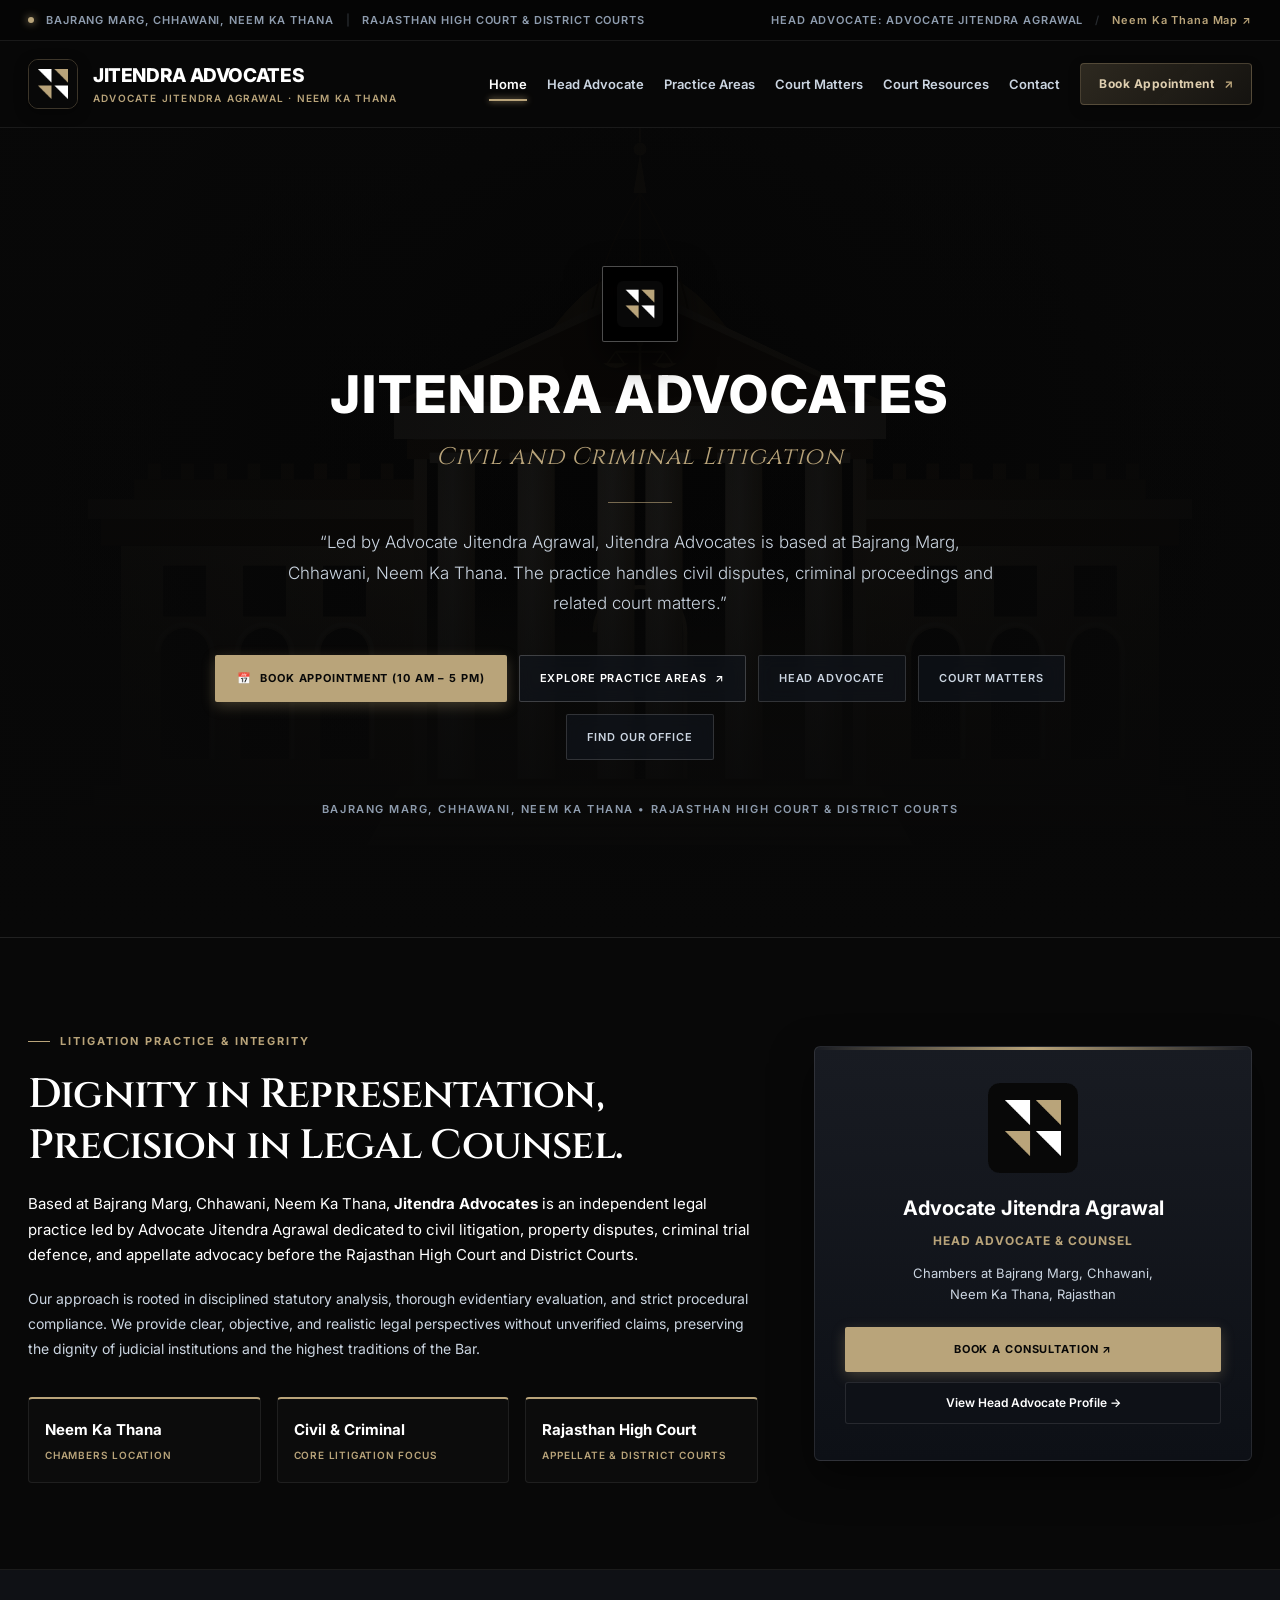
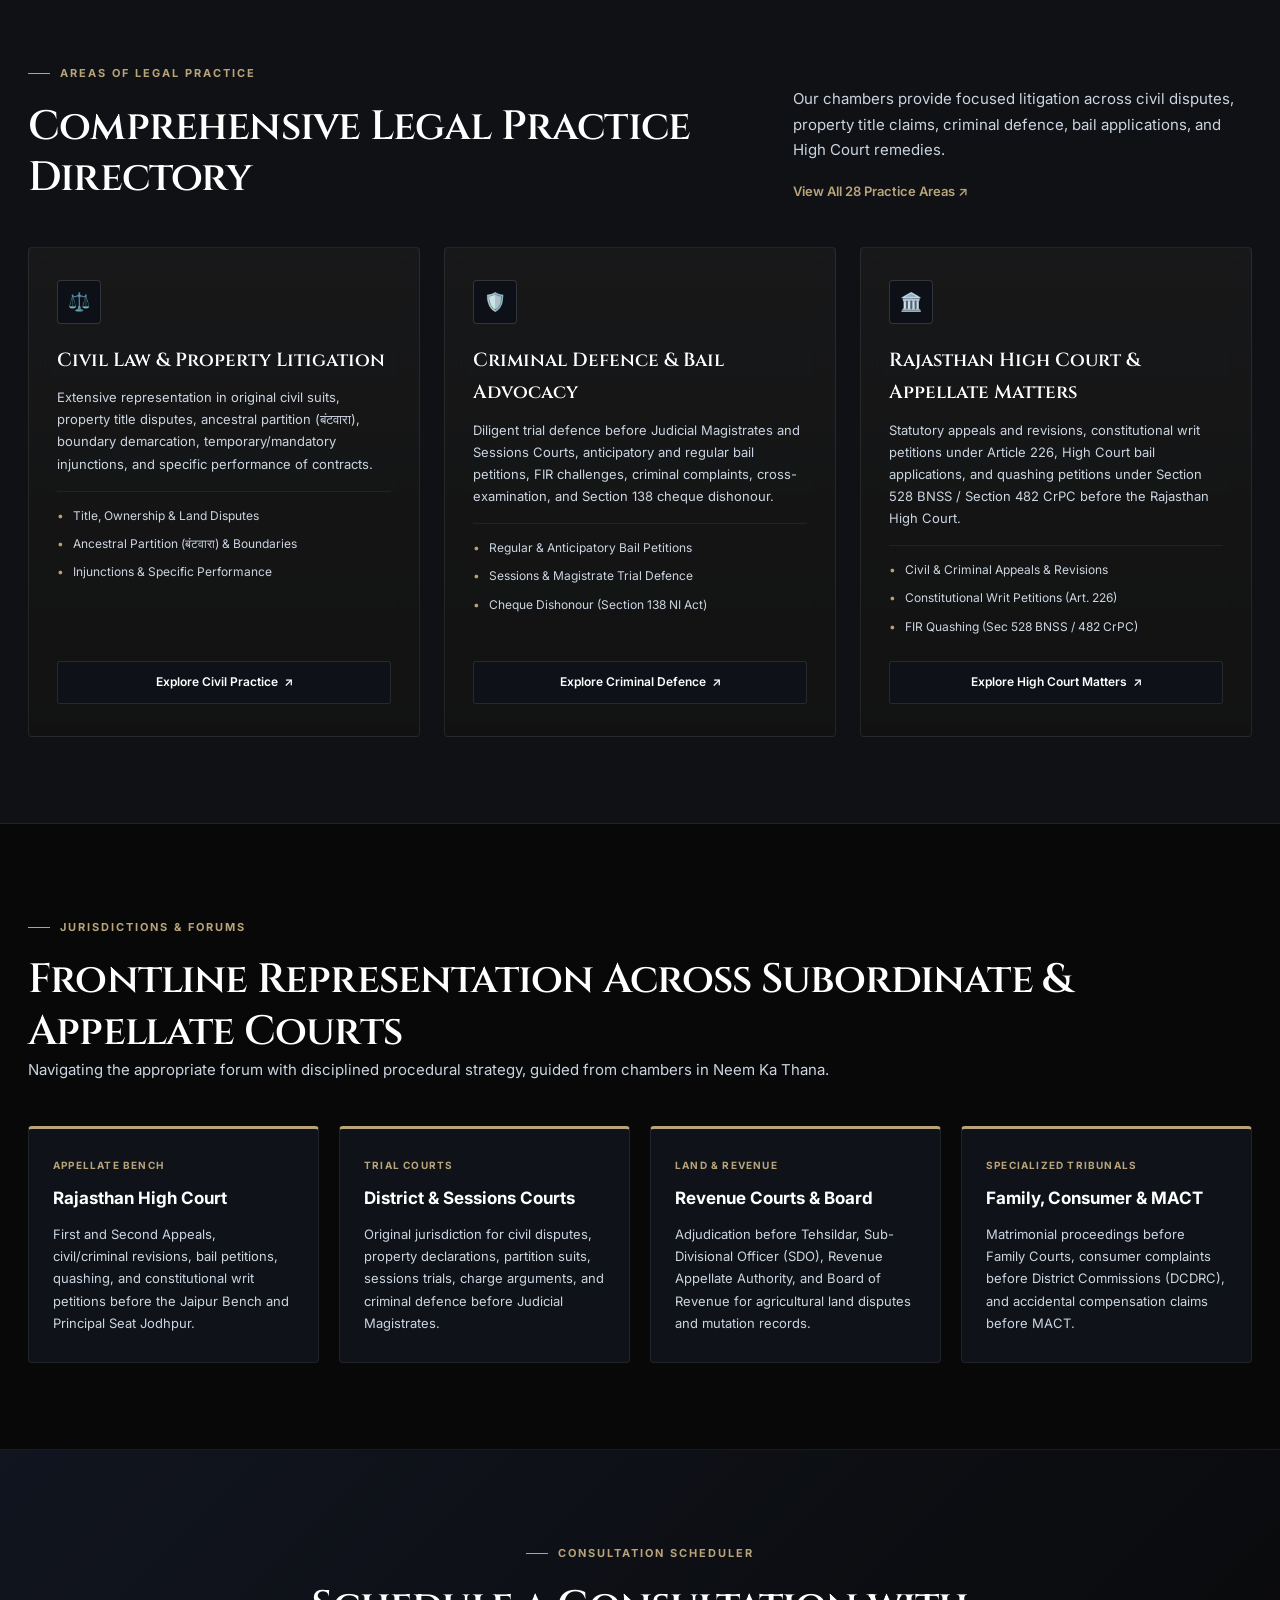
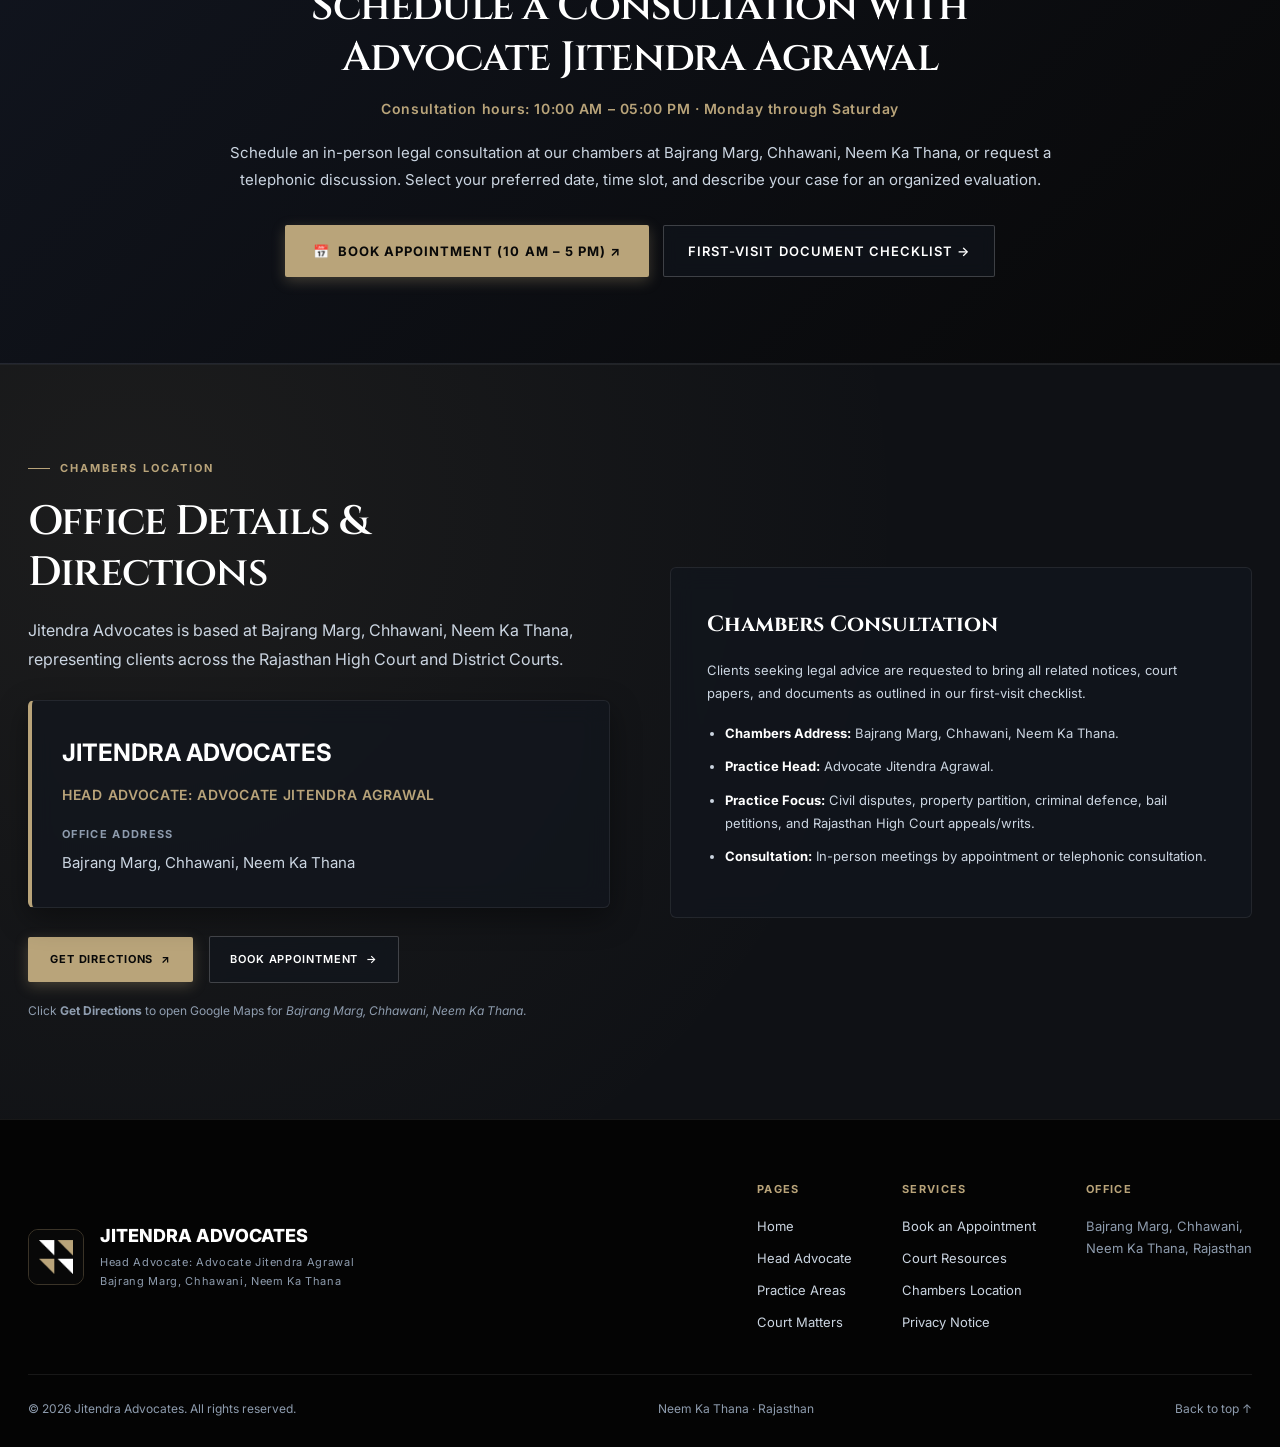
<file: index.html>
<!doctype html>
<html lang="en-IN" class="dark">
<head>
  <meta charset="utf-8" />
  <title>Jitendra Advocates | Civil &amp; Criminal Litigation | Neem Ka Thana</title>
  <meta name="viewport" content="width=device-width, initial-scale=1" />
  <meta name="theme-color" content="#080808" />
  <meta name="description" content="Led by Advocate Jitendra Agrawal, Jitendra Advocates is based at Bajrang Marg, Chhawani, Neem Ka Thana. The practice handles civil disputes, criminal proceedings and related court matters across Rajasthan High Court and District Courts." />
  <meta name="robots" content="index,follow,max-image-preview:large" />
  
  <!-- Open Graph -->
  <meta property="og:type" content="website" />
  <meta property="og:site_name" content="Jitendra Advocates" />
  <meta property="og:title" content="Jitendra Advocates | Civil &amp; Criminal Litigation | Neem Ka Thana" />
  <meta property="og:description" content="Led by Advocate Jitendra Agrawal, Jitendra Advocates is based at Bajrang Marg, Chhawani, Neem Ka Thana. The practice handles civil disputes, criminal proceedings and related court matters." />
  <meta property="og:locale" content="en_IN" />
  <meta property="og:image" content="assets/advocate-emblem.png" />

  <!-- Favicon -->
  <link rel="icon" type="image/svg+xml" href="assets/favicon.svg" />
  <link rel="alternate icon" type="image/png" href="assets/advocate-emblem.png" />
  <link rel="apple-touch-icon" href="assets/advocate-emblem.png" />

  <!-- Typography: Cinzel, Inter, Playfair Display -->
  <link rel="preconnect" href="https://fonts.googleapis.com" />
  <link rel="preconnect" href="https://fonts.gstatic.com" crossorigin />
  <link href="https://fonts.googleapis.com/css2?family=Cinzel:wght@500;600;700&family=Inter:wght@300;400;500;600;700;800&family=Playfair+Display:ital,wght@0,500;0,600;1,400&display=swap" rel="stylesheet" />
  
  <link rel="stylesheet" href="styles.css" />

  <!-- Structured Data: LegalService -->
  <script type="application/ld+json">
  {
    "@context": "https://schema.org",
    "@type": "LegalService",
    "name": "Jitendra Advocates",
    "description": "Led by Advocate Jitendra Agrawal, Jitendra Advocates is based at Bajrang Marg, Chhawani, Neem Ka Thana. The practice handles civil disputes, criminal proceedings and related court matters across Rajasthan High Court and District Courts.",
    "founder": {
      "@type": "Person",
      "name": "Advocate Jitendra Agrawal",
      "jobTitle": "Head Advocate"
    },
    "address": {
      "@type": "PostalAddress",
      "streetAddress": "Bajrang Marg, Chhawani",
      "addressLocality": "Neem Ka Thana",
      "addressRegion": "Rajasthan",
      "addressCountry": "IN"
    },
    "areaServed": [
      {
        "@type": "AdministrativeArea",
        "name": "Rajasthan"
      }
    ],
    "hasMap": "https://www.google.com/maps/search/?api=1&query=Bajrang%20Marg%2C%20Chhawani%2C%20Neem%20Ka%20Thana"
  }
  </script>
</head>
<body>
  <a class="skip-link" href="#main">Skip to main content</a>

  <!-- TOPBAR -->
  <div class="topbar">
    <div class="wrap topbar-inner">
      <div class="topbar-location">
        <span class="gold-dot"></span>
        <span>BAJRANG MARG, CHHAWANI, NEEM KA THANA</span>
        <span class="top-divider">|</span>
        <span>RAJASTHAN HIGH COURT &amp; DISTRICT COURTS</span>
      </div>
      <div class="topbar-advocate">
        <span>HEAD ADVOCATE: ADVOCATE JITENDRA AGRAWAL</span>
        <span class="top-divider">/</span>
        <a href="https://www.google.com/maps/search/?api=1&query=Bajrang%20Marg%2C%20Chhawani%2C%20Neem%20Ka%20Thana" target="_blank" rel="noopener noreferrer">Neem Ka Thana Map ↗</a>
      </div>
    </div>
  </div>

  <!-- SITE HEADER -->
  <header class="site-header" id="top">
    <div class="wrap header-inner">
      <a href="index.html" class="brand" aria-label="Jitendra Advocates — Home">
        <img class="brand-logo" src="assets/advocate-emblem.png" alt="Jitendra Advocates Geometric Emblem" width="50" height="50" />
        <span class="brand-text">
          <strong>Jitendra Advocates</strong>
          <span>Advocate Jitendra Agrawal · Neem Ka Thana</span>
        </span>
      </a>

      <button class="menu-toggle" aria-label="Open navigation" aria-expanded="false" aria-controls="primary-nav">
        <span></span><span></span><span></span>
      </button>

      <nav id="primary-nav" class="primary-nav" aria-label="Main navigation">
        <a href="index.html" class="active">Home</a>
        <a href="advocate.html">Head Advocate</a>
        <a href="practice-areas.html">Practice Areas</a>
        <a href="court-matters.html">Court Matters</a>
        <a href="court-resources.html">Court Resources</a>
        <a href="contact.html">Contact</a>
        <a class="nav-cta" href="appointment.html">Book Appointment <span>↗</span></a>
      </nav>
    </div>
  </header>

  <main id="main">
    <!-- HERO SECTION (EDITORIAL HERO) -->
    <section class="hero-lead" aria-labelledby="hero-title">
      <div class="hero-lead-bg">
        <div class="hero-lead-bg-img"></div>
        <div class="hero-lead-gradient"></div>
        <div class="hero-lead-vignette"></div>
      </div>

      <div class="hero-lead-content">
        <!-- CENTERED GEOMETRIC BADGE -->
        <div class="hero-emblem-box">
          <img src="assets/advocate-emblem.png" alt="Jitendra Advocates Geometric Emblem" width="48" height="48" />
        </div>

        <!-- MAIN TITLE & TAGLINE -->
        <h1 id="hero-title" class="hero-lead-title">JITENDRA ADVOCATES</h1>
        <div class="hero-lead-tagline">Civil and Criminal Litigation</div>
        <div class="gold-divider-sm"></div>

        <!-- VERIFIED OPENING COPY -->
        <p class="hero-lead-desc">
          “Led by Advocate Jitendra Agrawal, Jitendra Advocates is based at Bajrang Marg, Chhawani, Neem Ka Thana. The practice handles civil disputes, criminal proceedings and related court matters.”
        </p>

        <!-- EXECUTIVE BUTTON GROUP -->
        <div class="hero-lead-buttons">
          <a href="appointment.html" class="btn-lead-gold">
            <span>📅</span>
            <span>Book Appointment (10 AM – 5 PM)</span>
          </a>
          <a href="practice-areas.html" class="btn-lead-dark">
            <span>Explore Practice Areas</span>
            <span>↗</span>
          </a>
          <a href="advocate.html" class="btn-lead-ghost">
            <span>Head Advocate</span>
          </a>
          <a href="court-matters.html" class="btn-lead-ghost">
            <span>Court Matters</span>
          </a>
          <a href="contact.html" class="btn-lead-ghost">
            <span>Find Our Office</span>
          </a>
        </div>

        <div class="hero-lead-kicker">
          Bajrang Marg, Chhawani, Neem Ka Thana • Rajasthan High Court &amp; District Courts
        </div>
      </div>
    </section>

    <!-- SECTION 2: INSTITUTIONAL PRACTICE & INTEGRITY -->
    <section class="section" style="background: var(--bg-deep); border-bottom: 1px solid var(--border-subtle);">
      <div class="wrap">
        <div class="split-grid-lead">
          <div>
            <span class="eyebrow"><span class="eyebrow-line"></span> LITIGATION PRACTICE &amp; INTEGRITY</span>
            <h2 class="section-title" style="margin-bottom: 20px;">Dignity in Representation, Precision in Legal Counsel.</h2>
            <p class="lead" style="color: var(--text-white); margin-bottom: 18px;">
              Based at Bajrang Marg, Chhawani, Neem Ka Thana, <strong>Jitendra Advocates</strong> is an independent legal practice led by Advocate Jitendra Agrawal dedicated to civil litigation, property disputes, criminal trial defence, and appellate advocacy before the Rajasthan High Court and District Courts.
            </p>
            <p style="color: var(--text-silver); font-size: 14px; line-height: 1.8; margin-bottom: 24px;">
              Our approach is rooted in disciplined statutory analysis, thorough evidentiary evaluation, and strict procedural compliance. We provide clear, objective, and realistic legal perspectives without unverified claims, preserving the dignity of judicial institutions and the highest traditions of the Bar.
            </p>

            <!-- 3 METRIC BOXES (MATCHING SPEC CARDS) -->
            <div class="metric-grid">
              <div class="metric-box">
                <div class="metric-value">Neem Ka Thana</div>
                <div class="metric-label">Chambers Location</div>
              </div>
              <div class="metric-box">
                <div class="metric-value">Civil &amp; Criminal</div>
                <div class="metric-label">Core Litigation Focus</div>
              </div>
              <div class="metric-box">
                <div class="metric-value">Rajasthan High Court</div>
                <div class="metric-label">Appellate &amp; District Courts</div>
              </div>
            </div>
          </div>

          <!-- LEADERSHIP CARD (LEADERSHIP PROFILE) -->
          <div class="leader-card-box">
            <img src="assets/advocate-emblem.png" alt="Advocate Jitendra Agrawal Emblem" width="90" height="90" />
            <h3>Advocate Jitendra Agrawal</h3>
            <div class="leader-role-text">Head Advocate &amp; Counsel</div>
            <div class="leader-loc-text">
              Chambers at Bajrang Marg, Chhawani,<br />
              Neem Ka Thana, Rajasthan
            </div>
            <div style="width: 100%; display: flex; flex-direction: column; gap: 10px;">
              <a href="appointment.html" class="btn-lead-gold" style="width: 100%; justify-content: center;">
                Book a Consultation ↗
              </a>
              <a href="advocate.html" class="exec-btn" style="margin-top: 0;">
                View Head Advocate Profile →
              </a>
            </div>
          </div>
        </div>
      </div>
    </section>

    <!-- SECTION 3: AREAS OF LEGAL PRACTICE (3-COLUMN EXECUTIVE CARDS) -->
    <section class="section" style="background: var(--bg-surface); border-bottom: 1px solid var(--border-subtle);">
      <div class="wrap">
        <div class="section-head split">
          <div>
            <span class="eyebrow"><span class="eyebrow-line"></span> AREAS OF LEGAL PRACTICE</span>
            <h2 class="section-title">Comprehensive Legal Practice Directory</h2>
          </div>
          <div>
            <p>Our chambers provide focused litigation across civil disputes, property title claims, criminal defence, bail applications, and High Court remedies.</p>
            <div style="margin-top: 14px;">
              <a href="practice-areas.html" class="card-link" style="font-size: 13px;">View All 28 Practice Areas ↗</a>
            </div>
          </div>
        </div>

        <div class="exec-grid-3">
          <!-- CARD 1: CIVIL & PROPERTY -->
          <div class="executive-card">
            <div>
              <div class="exec-icon-box">⚖️</div>
              <h3>Civil Law &amp; Property Litigation</h3>
              <p>Extensive representation in original civil suits, property title disputes, ancestral partition (बंटवारा), boundary demarcation, temporary/mandatory injunctions, and specific performance of contracts.</p>
              <div class="exec-bullets">
                <div><span class="bullet-dot">•</span> Title, Ownership &amp; Land Disputes</div>
                <div><span class="bullet-dot">•</span> Ancestral Partition (बंटवारा) &amp; Boundaries</div>
                <div><span class="bullet-dot">•</span> Injunctions &amp; Specific Performance</div>
              </div>
            </div>
            <a href="practice-areas.html?filter=civil" class="exec-btn">
              <span>Explore Civil Practice</span>
              <span>↗</span>
            </a>
          </div>

          <!-- CARD 2: CRIMINAL LITIGATION -->
          <div class="executive-card">
            <div>
              <div class="exec-icon-box">🛡️</div>
              <h3>Criminal Defence &amp; Bail Advocacy</h3>
              <p>Diligent trial defence before Judicial Magistrates and Sessions Courts, anticipatory and regular bail petitions, FIR challenges, criminal complaints, cross-examination, and Section 138 cheque dishonour.</p>
              <div class="exec-bullets">
                <div><span class="bullet-dot">•</span> Regular &amp; Anticipatory Bail Petitions</div>
                <div><span class="bullet-dot">•</span> Sessions &amp; Magistrate Trial Defence</div>
                <div><span class="bullet-dot">•</span> Cheque Dishonour (Section 138 NI Act)</div>
              </div>
            </div>
            <a href="practice-areas.html?filter=criminal" class="exec-btn">
              <span>Explore Criminal Defence</span>
              <span>↗</span>
            </a>
          </div>

          <!-- CARD 3: HIGH COURT & APPELLATE -->
          <div class="executive-card">
            <div>
              <div class="exec-icon-box">🏛️</div>
              <h3>Rajasthan High Court &amp; Appellate Matters</h3>
              <p>Statutory appeals and revisions, constitutional writ petitions under Article 226, High Court bail applications, and quashing petitions under Section 528 BNSS / Section 482 CrPC before the Rajasthan High Court.</p>
              <div class="exec-bullets">
                <div><span class="bullet-dot">•</span> Civil &amp; Criminal Appeals &amp; Revisions</div>
                <div><span class="bullet-dot">•</span> Constitutional Writ Petitions (Art. 226)</div>
                <div><span class="bullet-dot">•</span> FIR Quashing (Sec 528 BNSS / 482 CrPC)</div>
              </div>
            </div>
            <a href="court-matters.html" class="exec-btn">
              <span>Explore High Court Matters</span>
              <span>↗</span>
            </a>
          </div>
        </div>
      </div>
    </section>

    <!-- SECTION 4: JURISDICTIONS & FORUMS -->
    <section class="section" style="background: var(--bg-deep); border-bottom: 1px solid var(--border-subtle);">
      <div class="wrap">
        <div class="section-head">
          <span class="eyebrow"><span class="eyebrow-line"></span> JURISDICTIONS &amp; FORUMS</span>
          <h2 class="section-title">Frontline Representation Across Subordinate &amp; Appellate Courts</h2>
          <p class="lead">Navigating the appropriate forum with disciplined procedural strategy, guided from chambers in Neem Ka Thana.</p>
        </div>

        <div class="forums-grid-4">
          <div class="forum-card-box">
            <span class="forum-badge">APPELLATE BENCH</span>
            <h3>Rajasthan High Court</h3>
            <p>First and Second Appeals, civil/criminal revisions, bail petitions, quashing, and constitutional writ petitions before the Jaipur Bench and Principal Seat Jodhpur.</p>
          </div>

          <div class="forum-card-box">
            <span class="forum-badge">TRIAL COURTS</span>
            <h3>District &amp; Sessions Courts</h3>
            <p>Original jurisdiction for civil disputes, property declarations, partition suits, sessions trials, charge arguments, and criminal defence before Judicial Magistrates.</p>
          </div>

          <div class="forum-card-box">
            <span class="forum-badge">LAND &amp; REVENUE</span>
            <h3>Revenue Courts &amp; Board</h3>
            <p>Adjudication before Tehsildar, Sub-Divisional Officer (SDO), Revenue Appellate Authority, and Board of Revenue for agricultural land disputes and mutation records.</p>
          </div>

          <div class="forum-card-box">
            <span class="forum-badge">SPECIALIZED TRIBUNALS</span>
            <h3>Family, Consumer &amp; MACT</h3>
            <p>Matrimonial proceedings before Family Courts, consumer complaints before District Commissions (DCDRC), and accidental compensation claims before MACT.</p>
          </div>
        </div>
      </div>
    </section>

    <!-- SECTION 5: APPOINTMENT SCHEDULER BANNER (EXECUTIVE) -->
    <section class="section" style="background: linear-gradient(135deg, #11151f 0%, #080808 100%); border-bottom: 1px solid var(--border-subtle);">
      <div class="wrap" style="text-align: center; max-width: 840px;">
        <span class="eyebrow"><span class="eyebrow-line"></span> CONSULTATION SCHEDULER</span>
        <h2 class="section-title" style="margin-bottom: 14px;">Schedule a Consultation with Advocate Jitendra Agrawal</h2>
        <div style="color: var(--gold); font-size: 14px; font-weight: 600; margin-bottom: 18px; letter-spacing: 0.04em;">
          Consultation hours: 10:00 AM – 05:00 PM · Monday through Saturday
        </div>
        <p style="font-size: 15px; color: var(--text-silver); margin-bottom: 32px; line-height: 1.8;">
          Schedule an in-person legal consultation at our chambers at Bajrang Marg, Chhawani, Neem Ka Thana, or request a telephonic discussion. Select your preferred date, time slot, and describe your case for an organized evaluation.
        </p>
        <div style="display: flex; gap: 14px; justify-content: center; flex-wrap: wrap;">
          <a href="appointment.html" class="btn-lead-gold" style="font-size: 13px; padding: 14px 28px;">
            <span>📅</span>
            <span>Book Appointment (10 AM – 5 PM) ↗</span>
          </a>
          <a href="court-resources.html" class="btn-lead-dark" style="font-size: 13px; padding: 14px 24px;">
            <span>First-Visit Document Checklist →</span>
          </a>
        </div>
      </div>
    </section>

    <!-- SECTION 6: CHAMBERS LOCATION & DIRECTIONS -->
    <section class="section contact-section">
      <div class="wrap contact-grid">
        <div class="contact-copy">
          <span class="eyebrow"><span class="eyebrow-line"></span> CHAMBERS LOCATION</span>
          <h2 class="section-title">Office Details &amp; Directions</h2>
          <p class="contact-lead">Jitendra Advocates is based at Bajrang Marg, Chhawani, Neem Ka Thana, representing clients across the Rajasthan High Court and District Courts.</p>

          <div class="contact-card-box">
            <h3>Jitendra Advocates</h3>
            <div class="contact-role">Head Advocate: Advocate Jitendra Agrawal</div>
            <div class="contact-address-block">
              <strong>OFFICE ADDRESS</strong>
              Bajrang Marg, Chhawani, Neem Ka Thana
            </div>
          </div>

          <div class="contact-actions" style="margin-top: 24px;">
            <a class="btn-lead-gold" href="https://www.google.com/maps/search/?api=1&amp;query=Bajrang%20Marg%2C%20Chhawani%2C%20Neem%20Ka%20Thana" target="_blank" rel="noopener noreferrer">
              Get Directions <span>↗</span>
            </a>
            <a class="btn-lead-dark" href="appointment.html">
              Book Appointment <span>→</span>
            </a>
          </div>
          <p class="directions-note" style="margin-top: 18px;">
            Click <strong>Get Directions</strong> to open Google Maps for <em>Bajrang Marg, Chhawani, Neem Ka Thana</em>.
          </p>
        </div>

        <div class="contact-side-info">
          <h3>Chambers Consultation</h3>
          <p>Clients seeking legal advice are requested to bring all related notices, court papers, and documents as outlined in our first-visit checklist.</p>
          <ul style="padding-left: 18px; line-height: 1.8; color: var(--text-silver); font-size: 13px;">
            <li><strong>Chambers Address:</strong> Bajrang Marg, Chhawani, Neem Ka Thana.</li>
            <li><strong>Practice Head:</strong> Advocate Jitendra Agrawal.</li>
            <li><strong>Practice Focus:</strong> Civil disputes, property partition, criminal defence, bail petitions, and Rajasthan High Court appeals/writs.</li>
            <li><strong>Consultation:</strong> In-person meetings by appointment or telephonic consultation.</li>
          </ul>
        </div>
      </div>
    </section>
  </main>

  <!-- FOOTER -->
  <footer class="footer">
    <div class="wrap">
      <div class="footer-top">
        <div class="footer-identity">
          <img src="assets/advocate-emblem.png" alt="Advocate Emblem" width="56" height="56" />
          <div>
            <strong>Jitendra Advocates</strong>
            <span>Head Advocate: Advocate Jitendra Agrawal<br />Bajrang Marg, Chhawani, Neem Ka Thana</span>
          </div>
        </div>

        <div class="footer-nav">
          <div>
            <span>PAGES</span>
            <a href="index.html">Home</a>
            <a href="advocate.html">Head Advocate</a>
            <a href="practice-areas.html">Practice Areas</a>
            <a href="court-matters.html">Court Matters</a>
          </div>
          <div>
            <span>SERVICES</span>
            <a href="appointment.html">Book an Appointment</a>
            <a href="court-resources.html">Court Resources</a>
            <a href="contact.html">Chambers Location</a>
            <a href="privacy.html">Privacy Notice</a>
          </div>
          <div>
            <span>OFFICE</span>
            <span class="footer-city">Bajrang Marg, Chhawani,<br />Neem Ka Thana, Rajasthan</span>
          </div>
        </div>
      </div>

      <div class="footer-bottom">
        <span>&copy; <span id="copyright-year">2026</span> Jitendra Advocates. All rights reserved.</span>
        <span>Neem Ka Thana · Rajasthan</span>
        <a href="#top">Back to top &uarr;</a>
      </div>
    </div>
  </footer>

  <script src="script.js" defer></script>
</body>
</html>
</file>
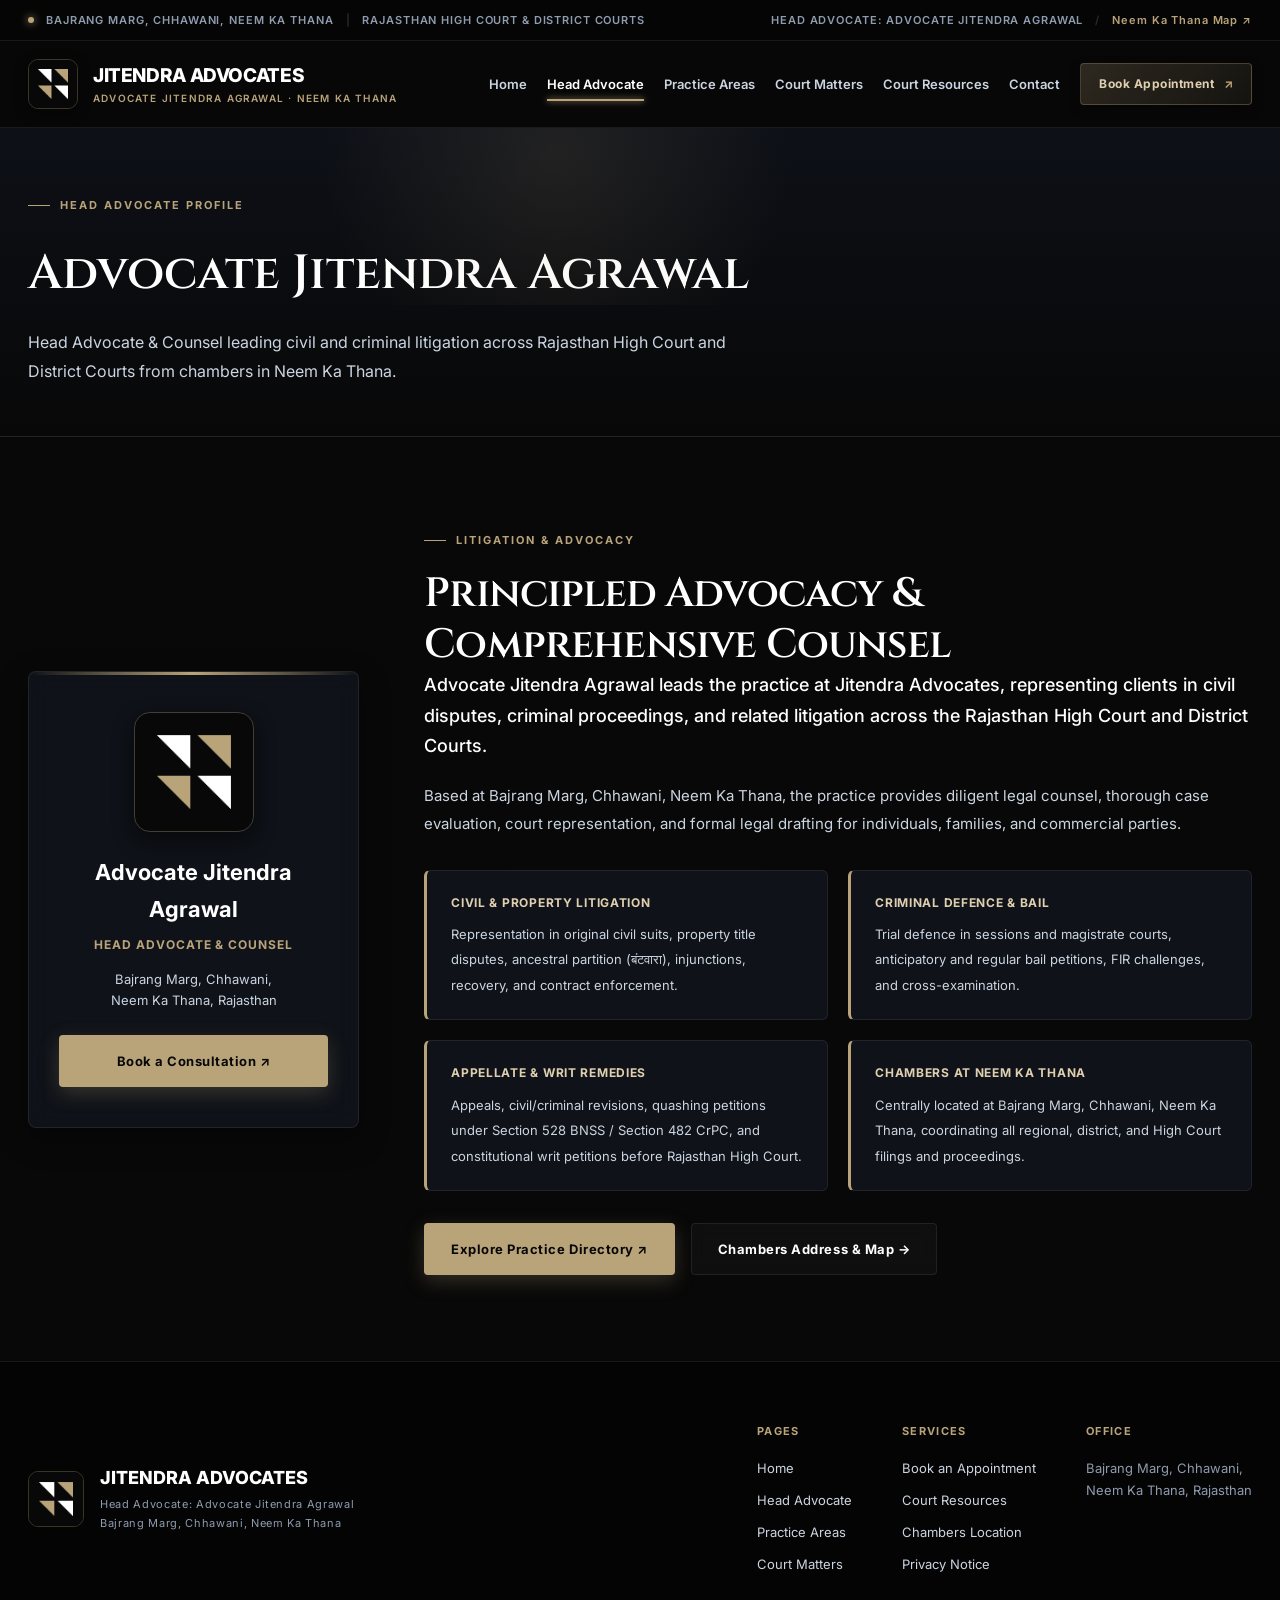
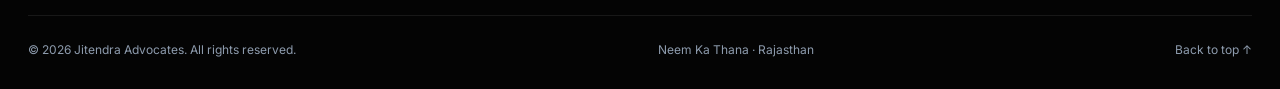
<file: advocate.html>
<!doctype html>
<html lang="en-IN" class="dark">
<head>
  <meta charset="utf-8" />
  <title>Advocate Jitendra Agrawal | Head Advocate | Jitendra Advocates</title>
  <meta name="viewport" content="width=device-width, initial-scale=1" />
  <meta name="theme-color" content="#080808" />
  <meta name="description" content="Profile of Advocate Jitendra Agrawal, Head Advocate at Jitendra Advocates, based at Bajrang Marg, Chhawani, Neem Ka Thana. Civil, criminal and related court litigation." />
  <meta name="robots" content="index,follow,max-image-preview:large" />

  <link rel="icon" type="image/svg+xml" href="assets/favicon.svg" />
  <link rel="alternate icon" type="image/png" href="assets/advocate-emblem.png" />
  <link rel="apple-touch-icon" href="assets/advocate-emblem.png" />

  <link rel="preconnect" href="https://fonts.googleapis.com" />
  <link rel="preconnect" href="https://fonts.gstatic.com" crossorigin />
  <link href="https://fonts.googleapis.com/css2?family=Cinzel:wght@500;600;700&family=Inter:wght@300;400;500;600;700;800&family=Playfair+Display:ital,wght@0,500;0,600;1,400&display=swap" rel="stylesheet" />
  <link rel="stylesheet" href="styles.css" />
</head>
<body>
  <a class="skip-link" href="#main">Skip to main content</a>

  <!-- TOPBAR -->
  <div class="topbar">
    <div class="wrap topbar-inner">
      <div class="topbar-location">
        <span class="gold-dot"></span>
        <span>BAJRANG MARG, CHHAWANI, NEEM KA THANA</span>
        <span class="top-divider">|</span>
        <span>RAJASTHAN HIGH COURT &amp; DISTRICT COURTS</span>
      </div>
      <div class="topbar-advocate">
        <span>HEAD ADVOCATE: ADVOCATE JITENDRA AGRAWAL</span>
        <span class="top-divider">/</span>
        <a href="https://www.google.com/maps/search/?api=1&query=Bajrang%20Marg%2C%20Chhawani%2C%20Neem%20Ka%20Thana" target="_blank" rel="noopener noreferrer">Neem Ka Thana Map ↗</a>
      </div>
    </div>
  </div>

  <!-- SITE HEADER -->
  <header class="site-header">
    <div class="wrap header-inner">
      <a href="index.html" class="brand" aria-label="Jitendra Advocates — Home">
        <img class="brand-logo" src="assets/advocate-emblem.png" alt="Jitendra Advocates Geometric Emblem" width="50" height="50" />
        <span class="brand-text">
          <strong>Jitendra Advocates</strong>
          <span>Advocate Jitendra Agrawal · Neem Ka Thana</span>
        </span>
      </a>

      <button class="menu-toggle" aria-label="Open navigation" aria-expanded="false" aria-controls="primary-nav">
        <span></span><span></span><span></span>
      </button>

      <nav id="primary-nav" class="primary-nav" aria-label="Main navigation">
        <a href="index.html">Home</a>
        <a href="advocate.html" class="active">Head Advocate</a>
        <a href="practice-areas.html">Practice Areas</a>
        <a href="court-matters.html">Court Matters</a>
        <a href="court-resources.html">Court Resources</a>
        <a href="contact.html">Contact</a>
        <a class="nav-cta" href="appointment.html">Book Appointment <span>↗</span></a>
      </nav>
    </div>
  </header>

  <main id="main">
    <!-- PAGE BANNER -->
    <section class="page-banner">
      <div class="wrap">
        <span class="eyebrow"><span class="eyebrow-line"></span> HEAD ADVOCATE PROFILE</span>
        <h1>Advocate Jitendra Agrawal</h1>
        <p class="lead">Head Advocate &amp; Counsel leading civil and criminal litigation across Rajasthan High Court and District Courts from chambers in Neem Ka Thana.</p>
      </div>
    </section>

    <!-- PROFILE SECTION -->
    <section class="section">
      <div class="wrap advocate-grid">
        <div class="advocate-media">
          <img src="assets/advocate-emblem.png" alt="Official Emblem of Advocate Jitendra Agrawal" width="130" height="130" />
          <h2 style="font-size: 22px; font-weight: 700; color: var(--text-white); margin-bottom: 6px;">Advocate Jitendra Agrawal</h2>
          <p>Head Advocate &amp; Counsel</p>
          <div style="font-size: 13px; color: var(--text-silver); margin-top: 14px; line-height: 1.6;">
            Bajrang Marg, Chhawani,<br />Neem Ka Thana, Rajasthan
          </div>
          <div style="margin-top: 24px; width: 100%;">
            <a href="appointment.html" class="btn btn-gold" style="width: 100%; font-size: 13px;">Book a Consultation ↗</a>
          </div>
        </div>

        <div class="advocate-content">
          <span class="eyebrow"><span class="eyebrow-line"></span> LITIGATION &amp; ADVOCACY</span>
          <h2 class="section-title">Principled Advocacy &amp; Comprehensive Counsel</h2>
          <p class="lead">Advocate Jitendra Agrawal leads the practice at Jitendra Advocates, representing clients in civil disputes, criminal proceedings, and related litigation across the Rajasthan High Court and District Courts.</p>
          <p>Based at Bajrang Marg, Chhawani, Neem Ka Thana, the practice provides diligent legal counsel, thorough case evaluation, court representation, and formal legal drafting for individuals, families, and commercial parties.</p>

          <div class="advocate-points" style="margin-bottom: 32px;">
            <div class="point-card">
              <strong>CIVIL &amp; PROPERTY LITIGATION</strong>
              <span>Representation in original civil suits, property title disputes, ancestral partition (बंटवारा), injunctions, recovery, and contract enforcement.</span>
            </div>
            <div class="point-card">
              <strong>CRIMINAL DEFENCE &amp; BAIL</strong>
              <span>Trial defence in sessions and magistrate courts, anticipatory and regular bail petitions, FIR challenges, and cross-examination.</span>
            </div>
            <div class="point-card">
              <strong>APPELLATE &amp; WRIT REMEDIES</strong>
              <span>Appeals, civil/criminal revisions, quashing petitions under Section 528 BNSS / Section 482 CrPC, and constitutional writ petitions before Rajasthan High Court.</span>
            </div>
            <div class="point-card">
              <strong>CHAMBERS AT NEEM KA THANA</strong>
              <span>Centrally located at Bajrang Marg, Chhawani, Neem Ka Thana, coordinating all regional, district, and High Court filings and proceedings.</span>
            </div>
          </div>

          <div style="display: flex; gap: 16px; flex-wrap: wrap;">
            <a href="practice-areas.html" class="btn btn-gold">Explore Practice Directory ↗</a>
            <a href="contact.html" class="btn btn-outline-light">Chambers Address &amp; Map →</a>
          </div>
        </div>
      </div>
    </section>
  </main>

  <!-- FOOTER -->
  <footer class="footer">
    <div class="wrap">
      <div class="footer-top">
        <div class="footer-identity">
          <img src="assets/advocate-emblem.png" alt="Advocate Emblem" width="56" height="56" />
          <div>
            <strong>Jitendra Advocates</strong>
            <span>Head Advocate: Advocate Jitendra Agrawal<br />Bajrang Marg, Chhawani, Neem Ka Thana</span>
          </div>
        </div>

        <div class="footer-nav">
          <div>
            <span>PAGES</span>
            <a href="index.html">Home</a>
            <a href="advocate.html">Head Advocate</a>
            <a href="practice-areas.html">Practice Areas</a>
            <a href="court-matters.html">Court Matters</a>
          </div>
          <div>
            <span>SERVICES</span>
            <a href="appointment.html">Book an Appointment</a>
            <a href="court-resources.html">Court Resources</a>
            <a href="contact.html">Chambers Location</a>
            <a href="privacy.html">Privacy Notice</a>
          </div>
          <div>
            <span>OFFICE</span>
            <span class="footer-city">Bajrang Marg, Chhawani,<br />Neem Ka Thana, Rajasthan</span>
          </div>
        </div>
      </div>

      <div class="footer-bottom">
        <span>&copy; <span id="copyright-year">2026</span> Jitendra Advocates. All rights reserved.</span>
        <span>Neem Ka Thana · Rajasthan</span>
        <a href="#top">Back to top &uarr;</a>
      </div>
    </div>
  </footer>

  <script src="script.js" defer></script>
</body>
</html>
</file>
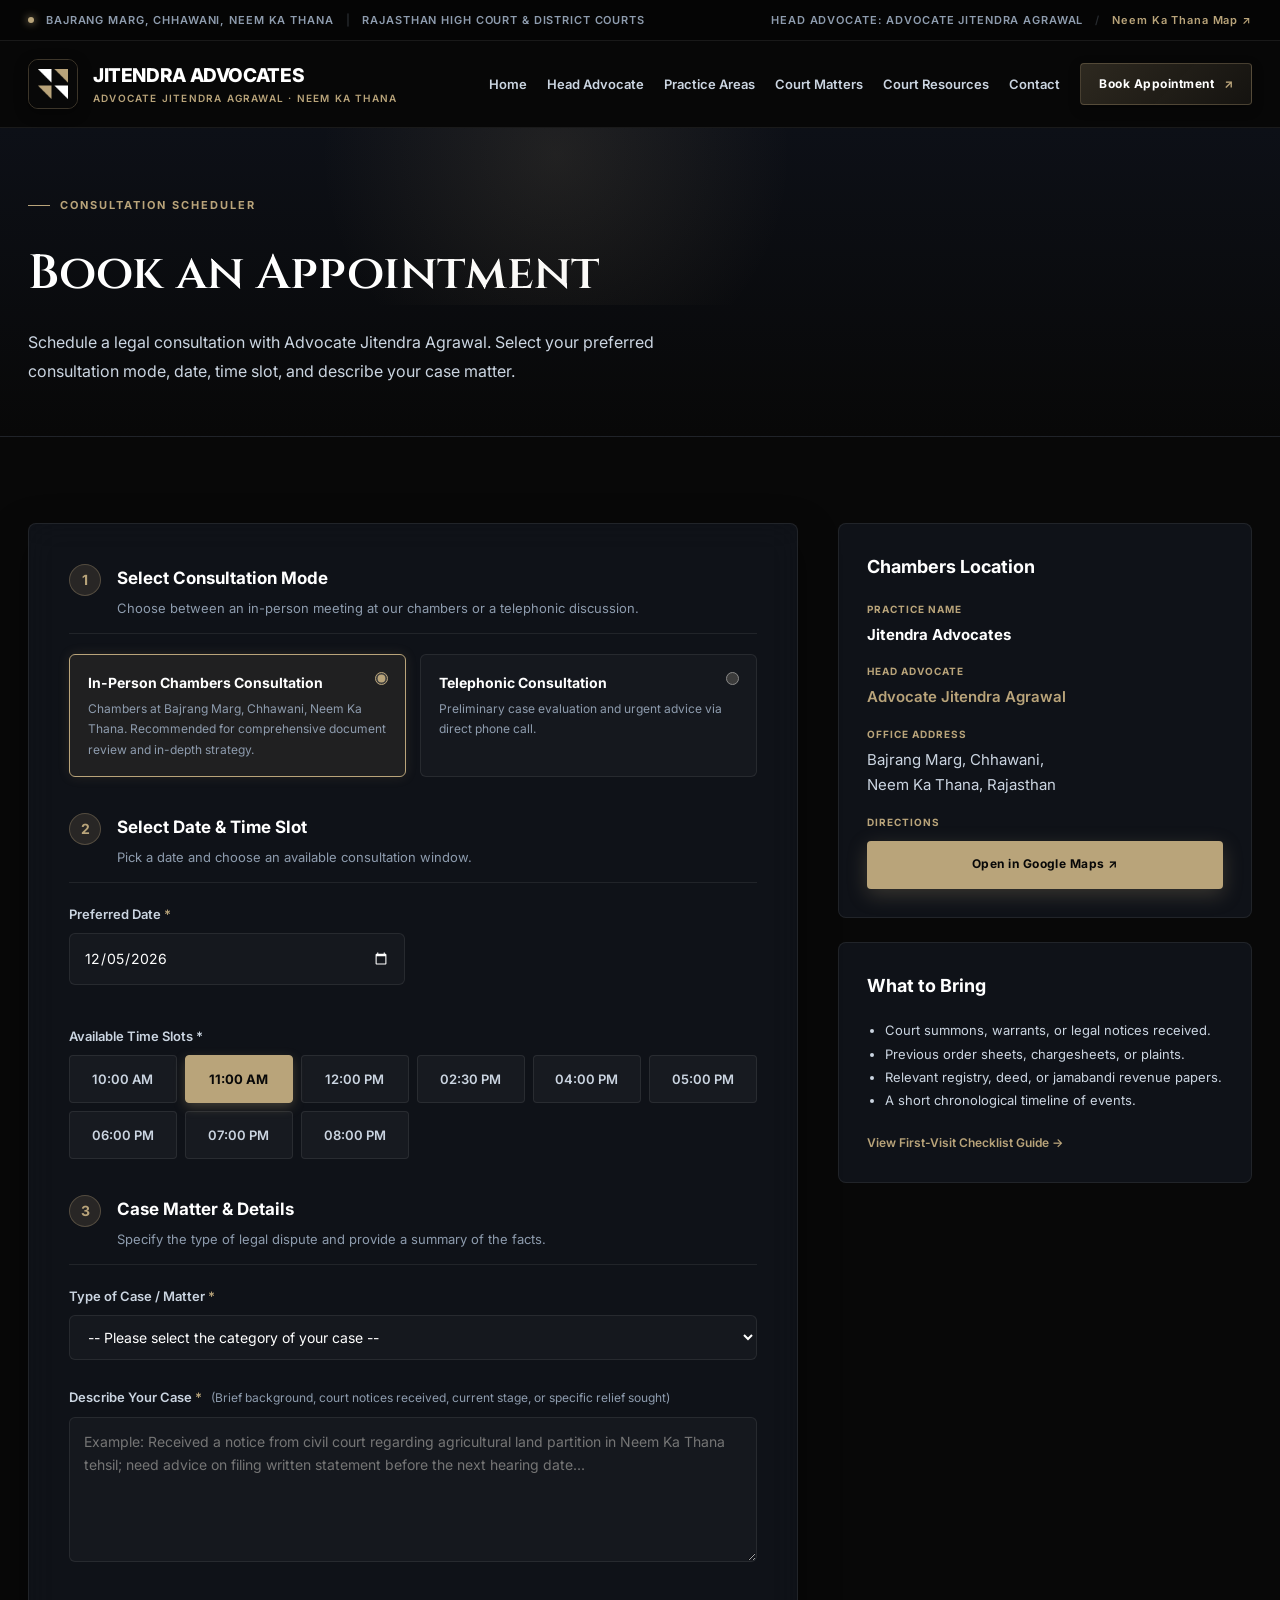
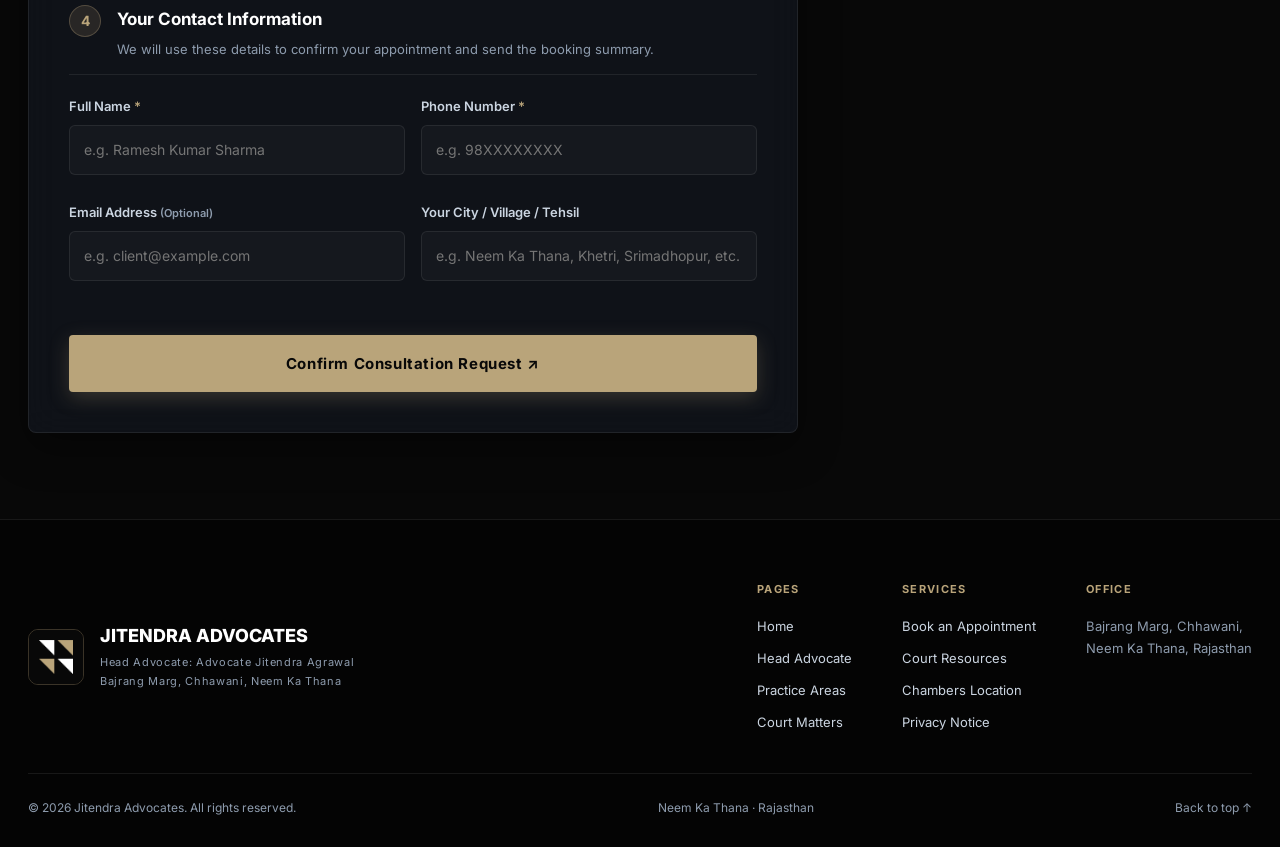
<file: appointment.html>
<!doctype html>
<html lang="en-IN" class="dark">
<head>
  <meta charset="utf-8" />
  <title>Book an Appointment | Advocate Jitendra Agrawal | Jitendra Advocates</title>
  <meta name="viewport" content="width=device-width, initial-scale=1" />
  <meta name="theme-color" content="#080808" />
  <meta name="description" content="Schedule an in-person or telephonic legal consultation with Advocate Jitendra Agrawal. Select your preferred date, time slot, and describe your case." />
  <meta name="robots" content="index,follow,max-image-preview:large" />

  <link rel="icon" type="image/svg+xml" href="assets/favicon.svg" />
  <link rel="alternate icon" type="image/png" href="assets/advocate-emblem.png" />
  <link rel="apple-touch-icon" href="assets/advocate-emblem.png" />

  <link rel="preconnect" href="https://fonts.googleapis.com" />
  <link rel="preconnect" href="https://fonts.gstatic.com" crossorigin />
  <link href="https://fonts.googleapis.com/css2?family=Cinzel:wght@500;600;700&family=Inter:wght@300;400;500;600;700;800&family=Playfair+Display:ital,wght@0,500;0,600;1,400&display=swap" rel="stylesheet" />
  <link rel="stylesheet" href="styles.css" />
</head>
<body>
  <a class="skip-link" href="#main">Skip to main content</a>

  <!-- TOPBAR -->
  <div class="topbar">
    <div class="wrap topbar-inner">
      <div class="topbar-location">
        <span class="gold-dot"></span>
        <span>BAJRANG MARG, CHHAWANI, NEEM KA THANA</span>
        <span class="top-divider">|</span>
        <span>RAJASTHAN HIGH COURT &amp; DISTRICT COURTS</span>
      </div>
      <div class="topbar-advocate">
        <span>HEAD ADVOCATE: ADVOCATE JITENDRA AGRAWAL</span>
        <span class="top-divider">/</span>
        <a href="https://www.google.com/maps/search/?api=1&query=Bajrang%20Marg%2C%20Chhawani%2C%20Neem%20Ka%20Thana" target="_blank" rel="noopener noreferrer">Neem Ka Thana Map ↗</a>
      </div>
    </div>
  </div>

  <!-- SITE HEADER -->
  <header class="site-header">
    <div class="wrap header-inner">
      <a href="index.html" class="brand" aria-label="Jitendra Advocates — Home">
        <img class="brand-logo" src="assets/advocate-emblem.png" alt="Jitendra Advocates Geometric Emblem" width="50" height="50" />
        <span class="brand-text">
          <strong>Jitendra Advocates</strong>
          <span>Advocate Jitendra Agrawal · Neem Ka Thana</span>
        </span>
      </a>

      <button class="menu-toggle" aria-label="Open navigation" aria-expanded="false" aria-controls="primary-nav">
        <span></span><span></span><span></span>
      </button>

      <nav id="primary-nav" class="primary-nav" aria-label="Main navigation">
        <a href="index.html">Home</a>
        <a href="advocate.html">Head Advocate</a>
        <a href="practice-areas.html">Practice Areas</a>
        <a href="court-matters.html">Court Matters</a>
        <a href="court-resources.html">Court Resources</a>
        <a href="contact.html">Contact</a>
        <a class="nav-cta active" href="appointment.html">Book Appointment <span>↗</span></a>
      </nav>
    </div>
  </header>

  <main id="main">
    <!-- PAGE BANNER -->
    <section class="page-banner">
      <div class="wrap">
        <span class="eyebrow"><span class="eyebrow-line"></span> CONSULTATION SCHEDULER</span>
        <h1>Book an Appointment</h1>
        <p class="lead">Schedule a legal consultation with Advocate Jitendra Agrawal. Select your preferred consultation mode, date, time slot, and describe your case matter.</p>
      </div>
    </section>

    <!-- APPOINTMENT SECTION -->
    <section class="section">
      <div class="wrap appointment-layout">
        <!-- BOOKING FORM CARD -->
        <div class="booking-card">
          <form id="appointment-form" novalidate>
            <!-- 1. CONSULTATION MODE -->
            <div class="form-section-head">
              <span class="step-badge">1</span>
              <div>
                <h3>Select Consultation Mode</h3>
                <p>Choose between an in-person meeting at our chambers or a telephonic discussion.</p>
              </div>
            </div>

            <div class="mode-selector">
              <label class="mode-option selected">
                <input type="radio" name="consultationMode" value="In-Person Chambers Consultation" checked />
                <div class="mode-content">
                  <div class="mode-title">In-Person Chambers Consultation</div>
                  <div class="mode-desc">Chambers at Bajrang Marg, Chhawani, Neem Ka Thana. Recommended for comprehensive document review and in-depth strategy.</div>
                </div>
              </label>

              <label class="mode-option">
                <input type="radio" name="consultationMode" value="Telephonic Consultation" />
                <div class="mode-content">
                  <div class="mode-title">Telephonic Consultation</div>
                  <div class="mode-desc">Preliminary case evaluation and urgent advice via direct phone call.</div>
                </div>
              </label>
            </div>

            <!-- 2. DATE & TIME SELECTION -->
            <div class="form-section-head" style="margin-top: 36px;">
              <span class="step-badge">2</span>
              <div>
                <h3>Select Date &amp; Time Slot</h3>
                <p>Pick a date and choose an available consultation window.</p>
              </div>
            </div>

            <div class="form-row">
              <div class="form-group" style="flex: 1 1 240px;">
                <label for="appointment-date">Preferred Date <span class="req">*</span></label>
                <input type="date" id="appointment-date" required />
              </div>
              <input type="hidden" id="selected-time-slot" value="11:00 AM" />
            </div>

            <div style="margin-top: 14px;">
              <label style="display: block; font-size: 13px; font-weight: 600; color: var(--text-silver); margin-bottom: 8px;">
                Available Time Slots <span class="req">*</span>
              </label>
              <div class="slots-container">
                <button type="button" class="slot-btn" data-time="10:00 AM">10:00 AM</button>
                <button type="button" class="slot-btn selected" data-time="11:00 AM">11:00 AM</button>
                <button type="button" class="slot-btn" data-time="12:00 PM">12:00 PM</button>
                <button type="button" class="slot-btn" data-time="02:30 PM">02:30 PM</button>
                <button type="button" class="slot-btn" data-time="04:00 PM">04:00 PM</button>
                <button type="button" class="slot-btn" data-time="05:00 PM">05:00 PM</button>
                <button type="button" class="slot-btn" data-time="06:00 PM">06:00 PM</button>
                <button type="button" class="slot-btn" data-time="07:00 PM">07:00 PM</button>
                <button type="button" class="slot-btn" data-time="08:00 PM">08:00 PM</button>
              </div>
            </div>

            <!-- 3. CASE TYPE & DESCRIPTION -->
            <div class="form-section-head" style="margin-top: 36px;">
              <span class="step-badge">3</span>
              <div>
                <h3>Case Matter &amp; Details</h3>
                <p>Specify the type of legal dispute and provide a summary of the facts.</p>
              </div>
            </div>

            <div class="form-group">
              <label for="case-type">Type of Case / Matter <span class="req">*</span></label>
              <select id="case-type" required>
                <option value="">-- Please select the category of your case --</option>
                <option value="Civil Suit &amp; Property Dispute">Civil Suit &amp; Property Title Dispute</option>
                <option value="Partition &amp; Boundary (बंटवारा)">Partition &amp; Boundary Dispute (बंटवारा)</option>
                <option value="Criminal Defence &amp; Bail (जमानत)">Criminal Defence &amp; Bail Petition (जमानत)</option>
                <option value="Cheque Bounce (Sec 138 NI Act)">Cheque Dishonour / Cheque Bounce (Sec 138 NI Act)</option>
                <option value="Land &amp; Revenue (Tehsildar/SDO/Board of Revenue)">Land &amp; Revenue Matter (Tehsildar / SDO / Board of Revenue)</option>
                <option value="Rajasthan High Court Appeal / Writ / Quashing">Rajasthan High Court (Appeal / Revision / Writ / Quashing)</option>
                <option value="Family &amp; Matrimonial Dispute">Family &amp; Matrimonial Dispute (Divorce / Maintenance / Custody)</option>
                <option value="Legal Notice Drafting &amp; Reply">Legal Notice Drafting or Structured Reply</option>
                <option value="Consumer Complaint / MACT Claim">Consumer Forum (DCDRC) or Motor Accident Claim (MACT)</option>
                <option value="Other Legal Matter">Other Legal Matter</option>
              </select>
            </div>

            <div class="form-group">
              <label for="case-description">
                Describe Your Case <span class="req">*</span>
                <span style="font-size: 12px; color: var(--text-muted); font-weight: normal; margin-left: 6px;">(Brief background, court notices received, current stage, or specific relief sought)</span>
              </label>
              <textarea id="case-description" rows="5" placeholder="Example: Received a notice from civil court regarding agricultural land partition in Neem Ka Thana tehsil; need advice on filing written statement before the next hearing date..." required></textarea>
            </div>

            <!-- 4. CLIENT CONTACT DETAILS -->
            <div class="form-section-head" style="margin-top: 36px;">
              <span class="step-badge">4</span>
              <div>
                <h3>Your Contact Information</h3>
                <p>We will use these details to confirm your appointment and send the booking summary.</p>
              </div>
            </div>

            <div class="form-row">
              <div class="form-group">
                <label for="client-name">Full Name <span class="req">*</span></label>
                <input type="text" id="client-name" placeholder="e.g. Ramesh Kumar Sharma" required />
              </div>

              <div class="form-group">
                <label for="client-phone">Phone Number <span class="req">*</span></label>
                <input type="tel" id="client-phone" placeholder="e.g. 98XXXXXXXX" required />
              </div>
            </div>

            <div class="form-row">
              <div class="form-group">
                <label for="client-email">Email Address <span style="font-size: 11px; color: var(--text-muted);">(Optional)</span></label>
                <input type="email" id="client-email" placeholder="e.g. client@example.com" />
              </div>

              <div class="form-group">
                <label for="client-city">Your City / Village / Tehsil</label>
                <input type="text" id="client-city" placeholder="e.g. Neem Ka Thana, Khetri, Srimadhopur, etc." />
              </div>
            </div>

            <div style="margin-top: 28px;">
              <button type="submit" class="btn btn-gold" style="width: 100%; font-size: 15px; padding: 15px 24px;">
                Confirm Consultation Request ↗
              </button>
            </div>
          </form>
        </div>

        <!-- SIDEBAR CHAMBERS CARD -->
        <aside class="appointment-sidebar">
          <div class="side-card">
            <h3>Chambers Location</h3>
            <div class="side-item">
              <span class="side-label">PRACTICE NAME</span>
              <strong style="color: var(--text-white);">Jitendra Advocates</strong>
            </div>
            <div class="side-item">
              <span class="side-label">HEAD ADVOCATE</span>
              <span style="color: var(--gold); font-weight: 600;">Advocate Jitendra Agrawal</span>
            </div>
            <div class="side-item">
              <span class="side-label">OFFICE ADDRESS</span>
              <span style="color: var(--text-silver); line-height: 1.6;">Bajrang Marg, Chhawani,<br />Neem Ka Thana, Rajasthan</span>
            </div>
            <div class="side-item">
              <span class="side-label">DIRECTIONS</span>
              <a href="https://www.google.com/maps/search/?api=1&query=Bajrang%20Marg%2C%20Chhawani%2C%20Neem%20Ka%20Thana" target="_blank" rel="noopener noreferrer" class="btn btn-gold" style="width: 100%; font-size: 12px; margin-top: 6px; padding: 10px 14px;">
                Open in Google Maps ↗
              </a>
            </div>
          </div>

          <div class="side-card" style="margin-top: 24px;">
            <h3>What to Bring</h3>
            <ul style="padding-left: 18px; margin: 0; color: var(--text-silver); font-size: 13px; line-height: 1.8;">
              <li>Court summons, warrants, or legal notices received.</li>
              <li>Previous order sheets, chargesheets, or plaints.</li>
              <li>Relevant registry, deed, or jamabandi revenue papers.</li>
              <li>A short chronological timeline of events.</li>
            </ul>
            <div style="margin-top: 16px;">
              <a href="court-resources.html" style="color: var(--gold); font-size: 12px; font-weight: 600; text-decoration: none;">
                View First-Visit Checklist Guide →
              </a>
            </div>
          </div>
        </aside>
      </div>
    </section>
  </main>

  <!-- FOOTER -->
  <footer class="footer">
    <div class="wrap">
      <div class="footer-top">
        <div class="footer-identity">
          <img src="assets/advocate-emblem.png" alt="Advocate Emblem" width="56" height="56" />
          <div>
            <strong>Jitendra Advocates</strong>
            <span>Head Advocate: Advocate Jitendra Agrawal<br />Bajrang Marg, Chhawani, Neem Ka Thana</span>
          </div>
        </div>

        <div class="footer-nav">
          <div>
            <span>PAGES</span>
            <a href="index.html">Home</a>
            <a href="advocate.html">Head Advocate</a>
            <a href="practice-areas.html">Practice Areas</a>
            <a href="court-matters.html">Court Matters</a>
          </div>
          <div>
            <span>SERVICES</span>
            <a href="appointment.html">Book an Appointment</a>
            <a href="court-resources.html">Court Resources</a>
            <a href="contact.html">Chambers Location</a>
            <a href="privacy.html">Privacy Notice</a>
          </div>
          <div>
            <span>OFFICE</span>
            <span class="footer-city">Bajrang Marg, Chhawani,<br />Neem Ka Thana, Rajasthan</span>
          </div>
        </div>
      </div>

      <div class="footer-bottom">
        <span>&copy; <span id="copyright-year">2026</span> Jitendra Advocates. All rights reserved.</span>
        <span>Neem Ka Thana · Rajasthan</span>
        <a href="#top">Back to top &uarr;</a>
      </div>
    </div>
  </footer>

  <script src="script.js" defer></script>
</body>
</html>
</file>
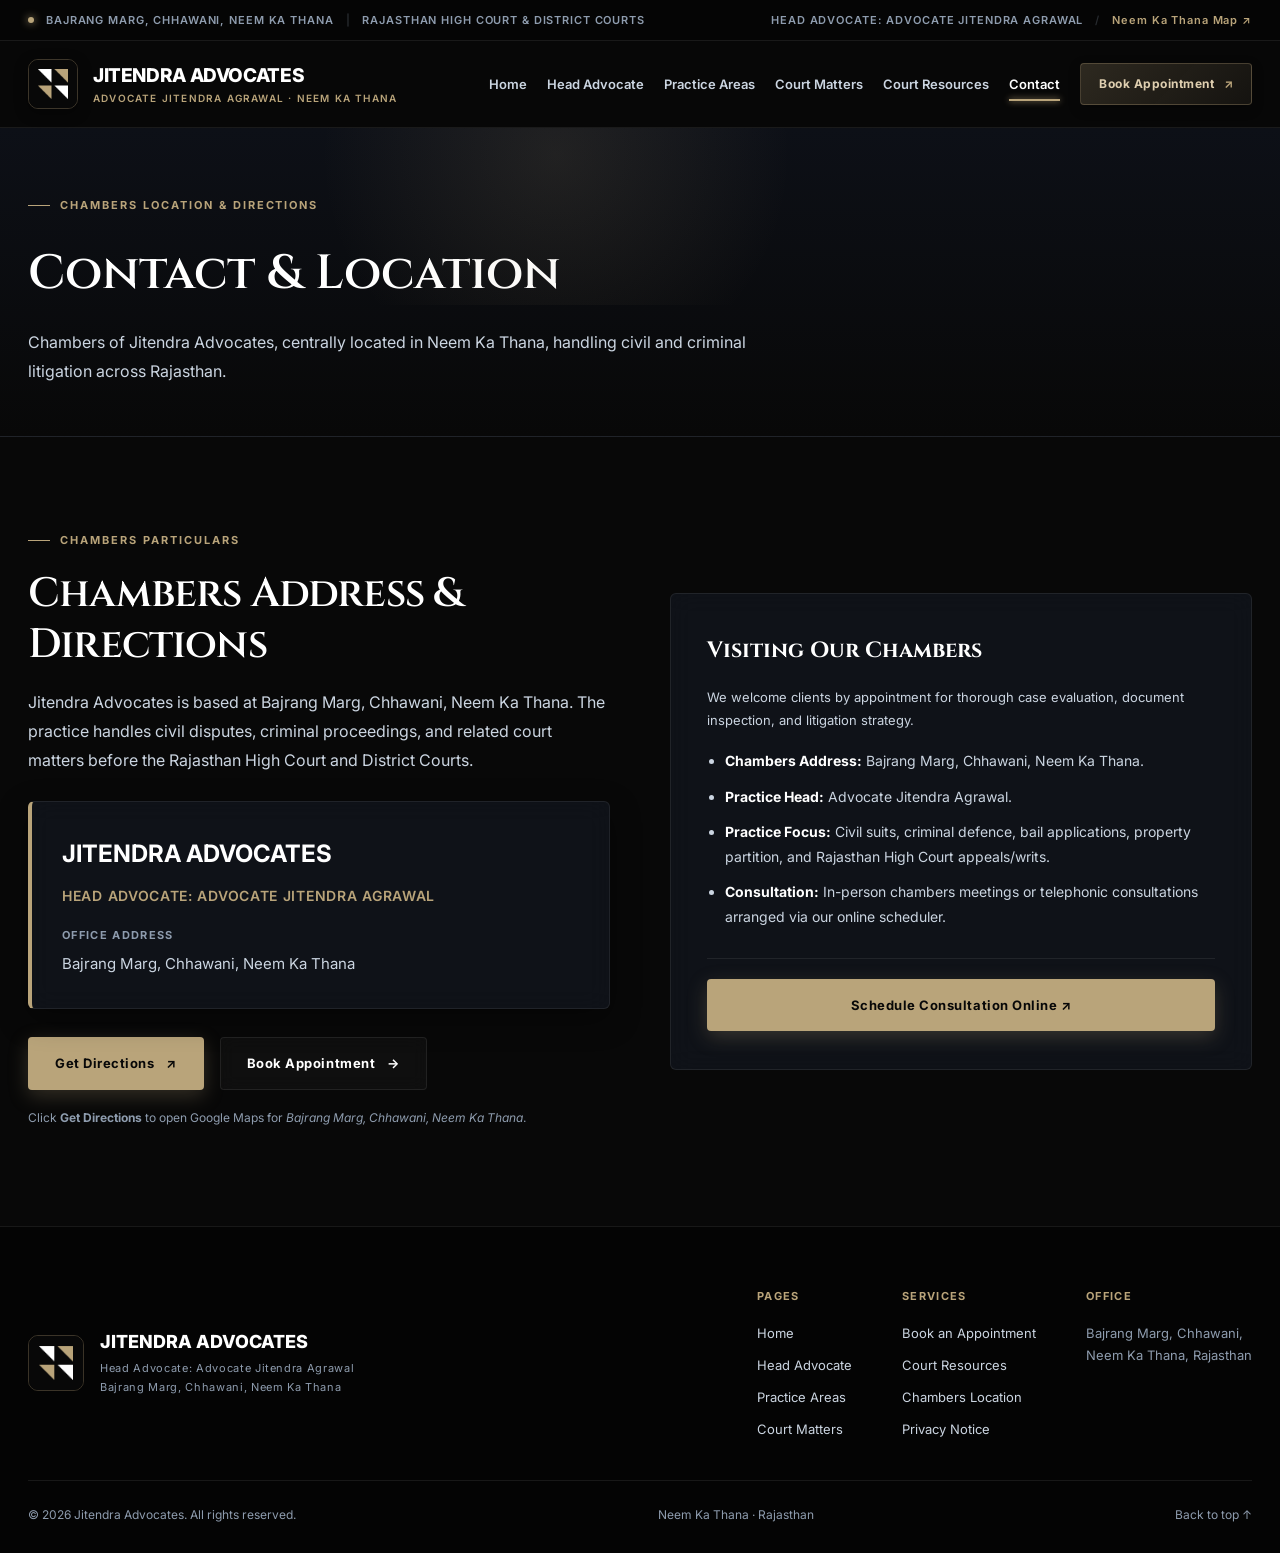
<file: contact.html>
<!doctype html>
<html lang="en-IN" class="dark">
<head>
  <meta charset="utf-8" />
  <title>Contact &amp; Location | Jitendra Advocates | Neem Ka Thana</title>
  <meta name="viewport" content="width=device-width, initial-scale=1" />
  <meta name="theme-color" content="#080808" />
  <meta name="description" content="Chambers address and directions for Jitendra Advocates, led by Advocate Jitendra Agrawal at Bajrang Marg, Chhawani, Neem Ka Thana." />
  <meta name="robots" content="index,follow,max-image-preview:large" />

  <link rel="icon" type="image/svg+xml" href="assets/favicon.svg" />
  <link rel="alternate icon" type="image/png" href="assets/advocate-emblem.png" />
  <link rel="apple-touch-icon" href="assets/advocate-emblem.png" />

  <link rel="preconnect" href="https://fonts.googleapis.com" />
  <link rel="preconnect" href="https://fonts.gstatic.com" crossorigin />
  <link href="https://fonts.googleapis.com/css2?family=Cinzel:wght@500;600;700&family=Inter:wght@300;400;500;600;700;800&family=Playfair+Display:ital,wght@0,500;0,600;1,400&display=swap" rel="stylesheet" />
  <link rel="stylesheet" href="styles.css" />
</head>
<body>
  <a class="skip-link" href="#main">Skip to main content</a>

  <!-- TOPBAR -->
  <div class="topbar">
    <div class="wrap topbar-inner">
      <div class="topbar-location">
        <span class="gold-dot"></span>
        <span>BAJRANG MARG, CHHAWANI, NEEM KA THANA</span>
        <span class="top-divider">|</span>
        <span>RAJASTHAN HIGH COURT &amp; DISTRICT COURTS</span>
      </div>
      <div class="topbar-advocate">
        <span>HEAD ADVOCATE: ADVOCATE JITENDRA AGRAWAL</span>
        <span class="top-divider">/</span>
        <a href="https://www.google.com/maps/search/?api=1&query=Bajrang%20Marg%2C%20Chhawani%2C%20Neem%20Ka%20Thana" target="_blank" rel="noopener noreferrer">Neem Ka Thana Map ↗</a>
      </div>
    </div>
  </div>

  <!-- SITE HEADER -->
  <header class="site-header">
    <div class="wrap header-inner">
      <a href="index.html" class="brand" aria-label="Jitendra Advocates — Home">
        <img class="brand-logo" src="assets/advocate-emblem.png" alt="Jitendra Advocates Geometric Emblem" width="50" height="50" />
        <span class="brand-text">
          <strong>Jitendra Advocates</strong>
          <span>Advocate Jitendra Agrawal · Neem Ka Thana</span>
        </span>
      </a>

      <button class="menu-toggle" aria-label="Open navigation" aria-expanded="false" aria-controls="primary-nav">
        <span></span><span></span><span></span>
      </button>

      <nav id="primary-nav" class="primary-nav" aria-label="Main navigation">
        <a href="index.html">Home</a>
        <a href="advocate.html">Head Advocate</a>
        <a href="practice-areas.html">Practice Areas</a>
        <a href="court-matters.html">Court Matters</a>
        <a href="court-resources.html">Court Resources</a>
        <a href="contact.html" class="active">Contact</a>
        <a class="nav-cta" href="appointment.html">Book Appointment <span>↗</span></a>
      </nav>
    </div>
  </header>

  <main id="main">
    <!-- PAGE BANNER -->
    <section class="page-banner">
      <div class="wrap">
        <span class="eyebrow"><span class="eyebrow-line"></span> CHAMBERS LOCATION &amp; DIRECTIONS</span>
        <h1>Contact &amp; Location</h1>
        <p class="lead">Chambers of Jitendra Advocates, centrally located in Neem Ka Thana, handling civil and criminal litigation across Rajasthan.</p>
      </div>
    </section>

    <!-- CONTACT DETAILS SECTION -->
    <section class="section">
      <div class="wrap contact-grid">
        <div class="contact-copy">
          <span class="eyebrow"><span class="eyebrow-line"></span> CHAMBERS PARTICULARS</span>
          <h2 class="section-title">Chambers Address &amp; Directions</h2>
          <p class="contact-lead">Jitendra Advocates is based at Bajrang Marg, Chhawani, Neem Ka Thana. The practice handles civil disputes, criminal proceedings, and related court matters before the Rajasthan High Court and District Courts.</p>

          <!-- EXACT CONTACT BLOCK -->
          <div class="contact-card-box">
            <h3>Jitendra Advocates</h3>
            <div class="contact-role">Head Advocate: Advocate Jitendra Agrawal</div>
            <div class="contact-address-block">
              <strong>OFFICE ADDRESS</strong>
              Bajrang Marg, Chhawani, Neem Ka Thana
            </div>
          </div>

          <div class="contact-actions" style="margin-top: 24px;">
            <a class="btn btn-gold" href="https://www.google.com/maps/search/?api=1&amp;query=Bajrang%20Marg%2C%20Chhawani%2C%20Neem%20Ka%20Thana" target="_blank" rel="noopener noreferrer">
              Get Directions <span>↗</span>
            </a>
            <a class="btn btn-outline-light" href="appointment.html">
              Book Appointment <span>→</span>
            </a>
          </div>

          <p class="directions-note" style="margin-top: 18px;">
            Click <strong>Get Directions</strong> to open Google Maps for <em>Bajrang Marg, Chhawani, Neem Ka Thana</em>.
          </p>
        </div>

        <div class="contact-side-info">
          <h3>Visiting Our Chambers</h3>
          <p>We welcome clients by appointment for thorough case evaluation, document inspection, and litigation strategy.</p>
          
          <ul style="padding-left: 18px; line-height: 1.8; color: var(--text-silver); font-size: 14px;">
            <li><strong>Chambers Address:</strong> Bajrang Marg, Chhawani, Neem Ka Thana.</li>
            <li><strong>Practice Head:</strong> Advocate Jitendra Agrawal.</li>
            <li><strong>Practice Focus:</strong> Civil suits, criminal defence, bail applications, property partition, and Rajasthan High Court appeals/writs.</li>
            <li><strong>Consultation:</strong> In-person chambers meetings or telephonic consultations arranged via our online scheduler.</li>
          </ul>

          <div style="margin-top: 28px; padding-top: 20px; border-top: 1px solid var(--border-subtle);">
            <a href="appointment.html" class="btn btn-gold" style="width: 100%; text-align: center;">
              Schedule Consultation Online ↗
            </a>
          </div>
        </div>
      </div>
    </section>
  </main>

  <!-- FOOTER -->
  <footer class="footer">
    <div class="wrap">
      <div class="footer-top">
        <div class="footer-identity">
          <img src="assets/advocate-emblem.png" alt="Advocate Emblem" width="56" height="56" />
          <div>
            <strong>Jitendra Advocates</strong>
            <span>Head Advocate: Advocate Jitendra Agrawal<br />Bajrang Marg, Chhawani, Neem Ka Thana</span>
          </div>
        </div>

        <div class="footer-nav">
          <div>
            <span>PAGES</span>
            <a href="index.html">Home</a>
            <a href="advocate.html">Head Advocate</a>
            <a href="practice-areas.html">Practice Areas</a>
            <a href="court-matters.html">Court Matters</a>
          </div>
          <div>
            <span>SERVICES</span>
            <a href="appointment.html">Book an Appointment</a>
            <a href="court-resources.html">Court Resources</a>
            <a href="contact.html">Chambers Location</a>
            <a href="privacy.html">Privacy Notice</a>
          </div>
          <div>
            <span>OFFICE</span>
            <span class="footer-city">Bajrang Marg, Chhawani,<br />Neem Ka Thana, Rajasthan</span>
          </div>
        </div>
      </div>

      <div class="footer-bottom">
        <span>&copy; <span id="copyright-year">2026</span> Jitendra Advocates. All rights reserved.</span>
        <span>Neem Ka Thana · Rajasthan</span>
        <a href="#top">Back to top &uarr;</a>
      </div>
    </div>
  </footer>

  <script src="script.js" defer></script>
</body>
</html>
</file>
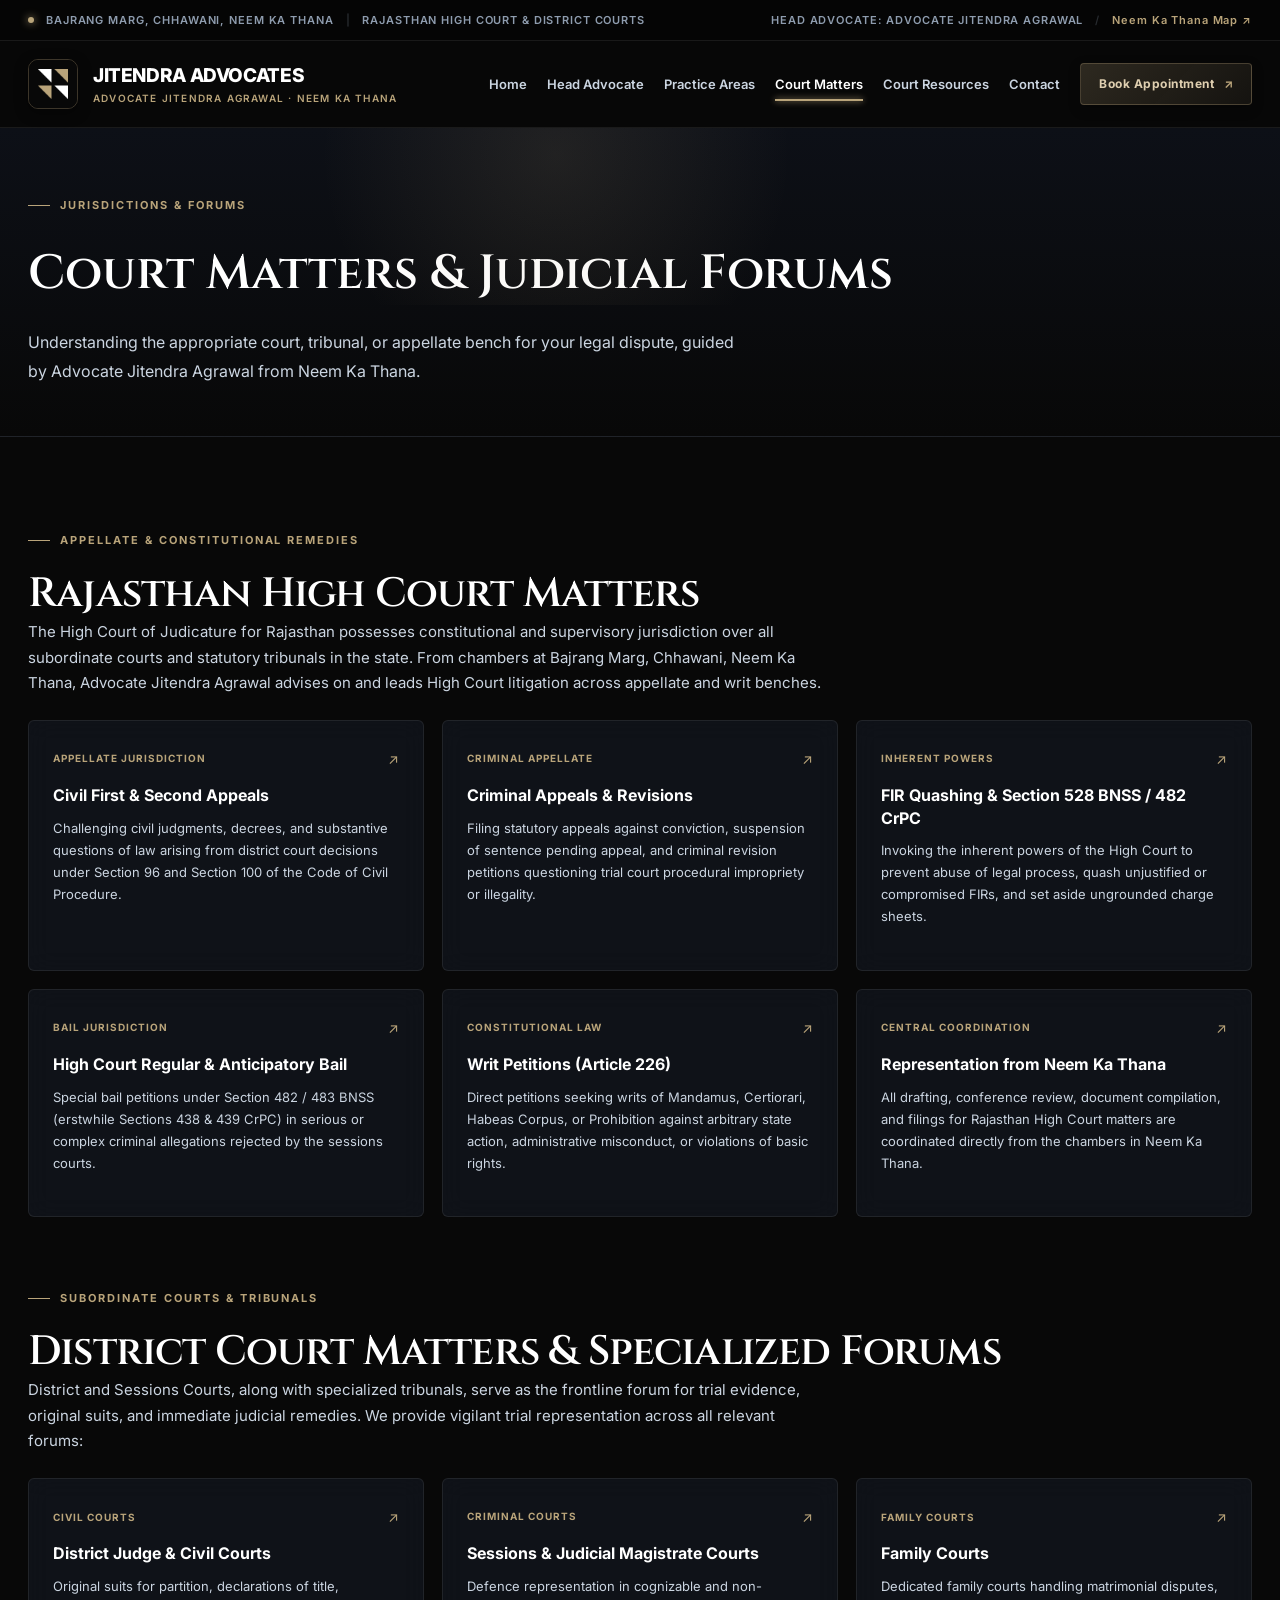
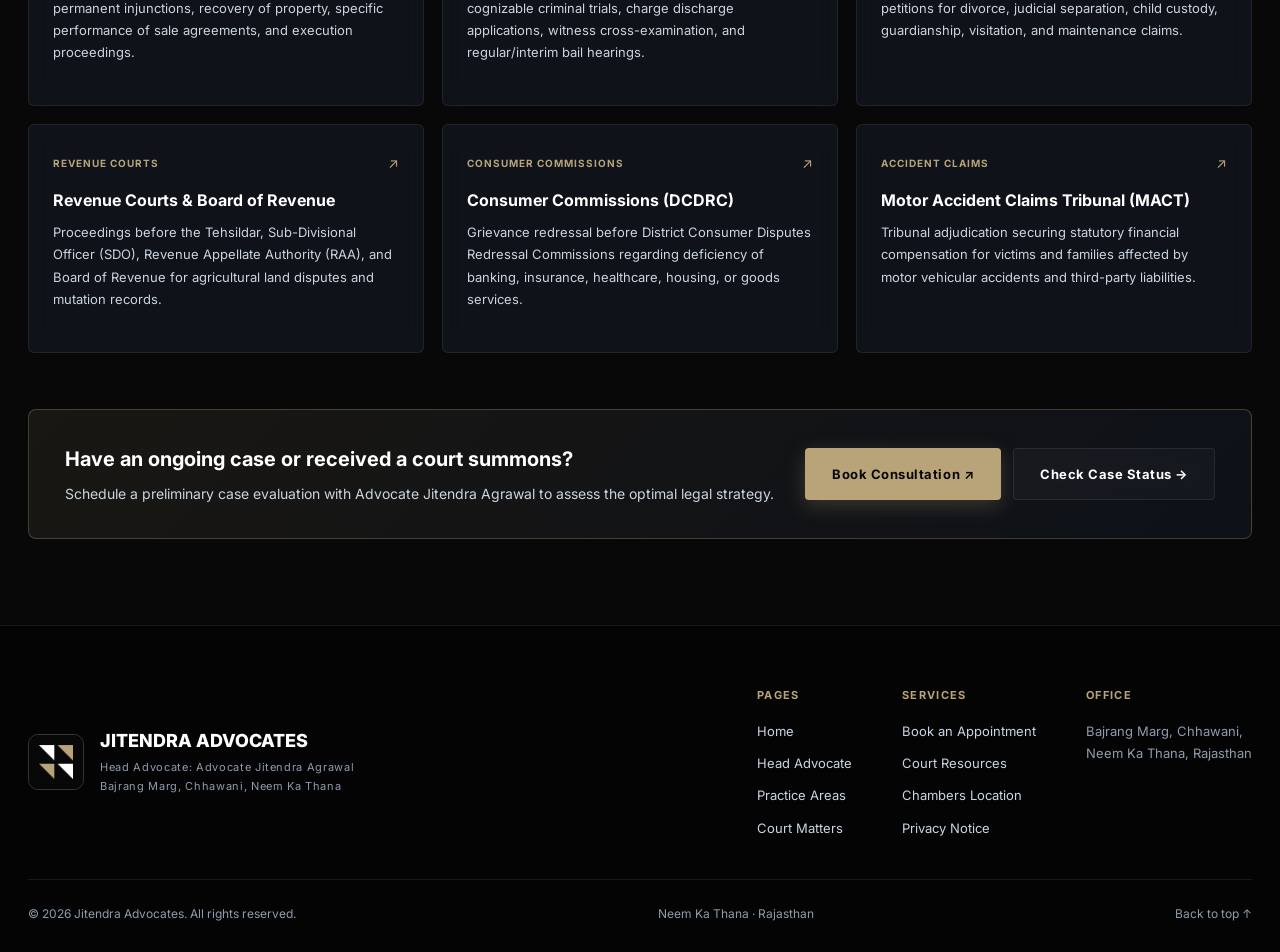
<file: court-matters.html>
<!doctype html>
<html lang="en-IN" class="dark">
<head>
  <meta charset="utf-8" />
  <title>Court Matters &amp; Forums | Rajasthan High Court &amp; District Courts | Jitendra Advocates</title>
  <meta name="viewport" content="width=device-width, initial-scale=1" />
  <meta name="theme-color" content="#080808" />
  <meta name="description" content="Litigation across Rajasthan High Court and District Courts. Civil and criminal representation led by Advocate Jitendra Agrawal from chambers in Neem Ka Thana." />
  <meta name="robots" content="index,follow,max-image-preview:large" />

  <link rel="icon" type="image/svg+xml" href="assets/favicon.svg" />
  <link rel="alternate icon" type="image/png" href="assets/advocate-emblem.png" />
  <link rel="apple-touch-icon" href="assets/advocate-emblem.png" />

  <link rel="preconnect" href="https://fonts.googleapis.com" />
  <link rel="preconnect" href="https://fonts.gstatic.com" crossorigin />
  <link href="https://fonts.googleapis.com/css2?family=Cinzel:wght@500;600;700&family=Inter:wght@300;400;500;600;700;800&family=Playfair+Display:ital,wght@0,500;0,600;1,400&display=swap" rel="stylesheet" />
  <link rel="stylesheet" href="styles.css" />
</head>
<body>
  <a class="skip-link" href="#main">Skip to main content</a>

  <!-- TOPBAR -->
  <div class="topbar">
    <div class="wrap topbar-inner">
      <div class="topbar-location">
        <span class="gold-dot"></span>
        <span>BAJRANG MARG, CHHAWANI, NEEM KA THANA</span>
        <span class="top-divider">|</span>
        <span>RAJASTHAN HIGH COURT &amp; DISTRICT COURTS</span>
      </div>
      <div class="topbar-advocate">
        <span>HEAD ADVOCATE: ADVOCATE JITENDRA AGRAWAL</span>
        <span class="top-divider">/</span>
        <a href="https://www.google.com/maps/search/?api=1&query=Bajrang%20Marg%2C%20Chhawani%2C%20Neem%20Ka%20Thana" target="_blank" rel="noopener noreferrer">Neem Ka Thana Map ↗</a>
      </div>
    </div>
  </div>

  <!-- SITE HEADER -->
  <header class="site-header">
    <div class="wrap header-inner">
      <a href="index.html" class="brand" aria-label="Jitendra Advocates — Home">
        <img class="brand-logo" src="assets/advocate-emblem.png" alt="Jitendra Advocates Geometric Emblem" width="50" height="50" />
        <span class="brand-text">
          <strong>Jitendra Advocates</strong>
          <span>Advocate Jitendra Agrawal · Neem Ka Thana</span>
        </span>
      </a>

      <button class="menu-toggle" aria-label="Open navigation" aria-expanded="false" aria-controls="primary-nav">
        <span></span><span></span><span></span>
      </button>

      <nav id="primary-nav" class="primary-nav" aria-label="Main navigation">
        <a href="index.html">Home</a>
        <a href="advocate.html">Head Advocate</a>
        <a href="practice-areas.html">Practice Areas</a>
        <a href="court-matters.html" class="active">Court Matters</a>
        <a href="court-resources.html">Court Resources</a>
        <a href="contact.html">Contact</a>
        <a class="nav-cta" href="appointment.html">Book Appointment <span>↗</span></a>
      </nav>
    </div>
  </header>

  <main id="main">
    <!-- PAGE BANNER -->
    <section class="page-banner">
      <div class="wrap">
        <span class="eyebrow"><span class="eyebrow-line"></span> JURISDICTIONS &amp; FORUMS</span>
        <h1>Court Matters &amp; Judicial Forums</h1>
        <p class="lead">Understanding the appropriate court, tribunal, or appellate bench for your legal dispute, guided by Advocate Jitendra Agrawal from Neem Ka Thana.</p>
      </div>
    </section>

    <!-- COURT MATTERS OVERVIEW -->
    <section class="section">
      <div class="wrap">
        <!-- RAJASTHAN HIGH COURT MATTERS -->
        <div style="margin-bottom: 64px;">
          <span class="eyebrow"><span class="eyebrow-line"></span> APPELLATE &amp; CONSTITUTIONAL REMEDIES</span>
          <h2 class="section-title">Rajasthan High Court Matters</h2>
          <p class="lead" style="max-width: 800px; margin-bottom: 24px;">
            The High Court of Judicature for Rajasthan possesses constitutional and supervisory jurisdiction over all subordinate courts and statutory tribunals in the state. From chambers at Bajrang Marg, Chhawani, Neem Ka Thana, Advocate Jitendra Agrawal advises on and leads High Court litigation across appellate and writ benches.
          </p>

          <div class="practice-grid">
            <div class="practice-card">
              <div class="card-top"><span class="practice-tag">Appellate Jurisdiction</span><span class="card-arrow">↗</span></div>
              <h3>Civil First &amp; Second Appeals</h3>
              <p>Challenging civil judgments, decrees, and substantive questions of law arising from district court decisions under Section 96 and Section 100 of the Code of Civil Procedure.</p>
            </div>

            <div class="practice-card">
              <div class="card-top"><span class="practice-tag">Criminal Appellate</span><span class="card-arrow">↗</span></div>
              <h3>Criminal Appeals &amp; Revisions</h3>
              <p>Filing statutory appeals against conviction, suspension of sentence pending appeal, and criminal revision petitions questioning trial court procedural impropriety or illegality.</p>
            </div>

            <div class="practice-card">
              <div class="card-top"><span class="practice-tag">Inherent Powers</span><span class="card-arrow">↗</span></div>
              <h3>FIR Quashing &amp; Section 528 BNSS / 482 CrPC</h3>
              <p>Invoking the inherent powers of the High Court to prevent abuse of legal process, quash unjustified or compromised FIRs, and set aside ungrounded charge sheets.</p>
            </div>

            <div class="practice-card">
              <div class="card-top"><span class="practice-tag">Bail Jurisdiction</span><span class="card-arrow">↗</span></div>
              <h3>High Court Regular &amp; Anticipatory Bail</h3>
              <p>Special bail petitions under Section 482 / 483 BNSS (erstwhile Sections 438 &amp; 439 CrPC) in serious or complex criminal allegations rejected by the sessions courts.</p>
            </div>

            <div class="practice-card">
              <div class="card-top"><span class="practice-tag">Constitutional Law</span><span class="card-arrow">↗</span></div>
              <h3>Writ Petitions (Article 226)</h3>
              <p>Direct petitions seeking writs of Mandamus, Certiorari, Habeas Corpus, or Prohibition against arbitrary state action, administrative misconduct, or violations of basic rights.</p>
            </div>

            <div class="practice-card">
              <div class="card-top"><span class="practice-tag">Central Coordination</span><span class="card-arrow">↗</span></div>
              <h3>Representation from Neem Ka Thana</h3>
              <p>All drafting, conference review, document compilation, and filings for Rajasthan High Court matters are coordinated directly from the chambers in Neem Ka Thana.</p>
            </div>
          </div>
        </div>

        <!-- DISTRICT COURT MATTERS -->
        <div>
          <span class="eyebrow"><span class="eyebrow-line"></span> SUBORDINATE COURTS &amp; TRIBUNALS</span>
          <h2 class="section-title">District Court Matters &amp; Specialized Forums</h2>
          <p class="lead" style="max-width: 800px; margin-bottom: 24px;">
            District and Sessions Courts, along with specialized tribunals, serve as the frontline forum for trial evidence, original suits, and immediate judicial remedies. We provide vigilant trial representation across all relevant forums:
          </p>

          <div class="practice-grid">
            <div class="practice-card">
              <div class="card-top"><span class="practice-tag">Civil Courts</span><span class="card-arrow">↗</span></div>
              <h3>District Judge &amp; Civil Courts</h3>
              <p>Original suits for partition, declarations of title, permanent injunctions, recovery of property, specific performance of sale agreements, and execution proceedings.</p>
            </div>

            <div class="practice-card">
              <div class="card-top"><span class="practice-tag">Criminal Courts</span><span class="card-arrow">↗</span></div>
              <h3>Sessions &amp; Judicial Magistrate Courts</h3>
              <p>Defence representation in cognizable and non-cognizable criminal trials, charge discharge applications, witness cross-examination, and regular/interim bail hearings.</p>
            </div>

            <div class="practice-card">
              <div class="card-top"><span class="practice-tag">Family Courts</span><span class="card-arrow">↗</span></div>
              <h3>Family Courts</h3>
              <p>Dedicated family courts handling matrimonial disputes, petitions for divorce, judicial separation, child custody, guardianship, visitation, and maintenance claims.</p>
            </div>

            <div class="practice-card">
              <div class="card-top"><span class="practice-tag">Revenue Courts</span><span class="card-arrow">↗</span></div>
              <h3>Revenue Courts &amp; Board of Revenue</h3>
              <p>Proceedings before the Tehsildar, Sub-Divisional Officer (SDO), Revenue Appellate Authority (RAA), and Board of Revenue for agricultural land disputes and mutation records.</p>
            </div>

            <div class="practice-card">
              <div class="card-top"><span class="practice-tag">Consumer Commissions</span><span class="card-arrow">↗</span></div>
              <h3>Consumer Commissions (DCDRC)</h3>
              <p>Grievance redressal before District Consumer Disputes Redressal Commissions regarding deficiency of banking, insurance, healthcare, housing, or goods services.</p>
            </div>

            <div class="practice-card">
              <div class="card-top"><span class="practice-tag">Accident Claims</span><span class="card-arrow">↗</span></div>
              <h3>Motor Accident Claims Tribunal (MACT)</h3>
              <p>Tribunal adjudication securing statutory financial compensation for victims and families affected by motor vehicular accidents and third-party liabilities.</p>
            </div>
          </div>
        </div>

        <!-- ACTION BAND -->
        <div class="consultation-strip" style="margin-top: 56px;">
          <div>
            <h3>Have an ongoing case or received a court summons?</h3>
            <p>Schedule a preliminary case evaluation with Advocate Jitendra Agrawal to assess the optimal legal strategy.</p>
          </div>
          <div style="display: flex; gap: 12px; flex-wrap: wrap;">
            <a href="appointment.html" class="btn btn-gold">Book Consultation ↗</a>
            <a href="court-resources.html" class="btn btn-outline-light">Check Case Status →</a>
          </div>
        </div>
      </div>
    </section>
  </main>

  <!-- FOOTER -->
  <footer class="footer">
    <div class="wrap">
      <div class="footer-top">
        <div class="footer-identity">
          <img src="assets/advocate-emblem.png" alt="Advocate Emblem" width="56" height="56" />
          <div>
            <strong>Jitendra Advocates</strong>
            <span>Head Advocate: Advocate Jitendra Agrawal<br />Bajrang Marg, Chhawani, Neem Ka Thana</span>
          </div>
        </div>

        <div class="footer-nav">
          <div>
            <span>PAGES</span>
            <a href="index.html">Home</a>
            <a href="advocate.html">Head Advocate</a>
            <a href="practice-areas.html">Practice Areas</a>
            <a href="court-matters.html">Court Matters</a>
          </div>
          <div>
            <span>SERVICES</span>
            <a href="appointment.html">Book an Appointment</a>
            <a href="court-resources.html">Court Resources</a>
            <a href="contact.html">Chambers Location</a>
            <a href="privacy.html">Privacy Notice</a>
          </div>
          <div>
            <span>OFFICE</span>
            <span class="footer-city">Bajrang Marg, Chhawani,<br />Neem Ka Thana, Rajasthan</span>
          </div>
        </div>
      </div>

      <div class="footer-bottom">
        <span>&copy; <span id="copyright-year">2026</span> Jitendra Advocates. All rights reserved.</span>
        <span>Neem Ka Thana · Rajasthan</span>
        <a href="#top">Back to top &uarr;</a>
      </div>
    </div>
  </footer>

  <script src="script.js" defer></script>
</body>
</html>
</file>
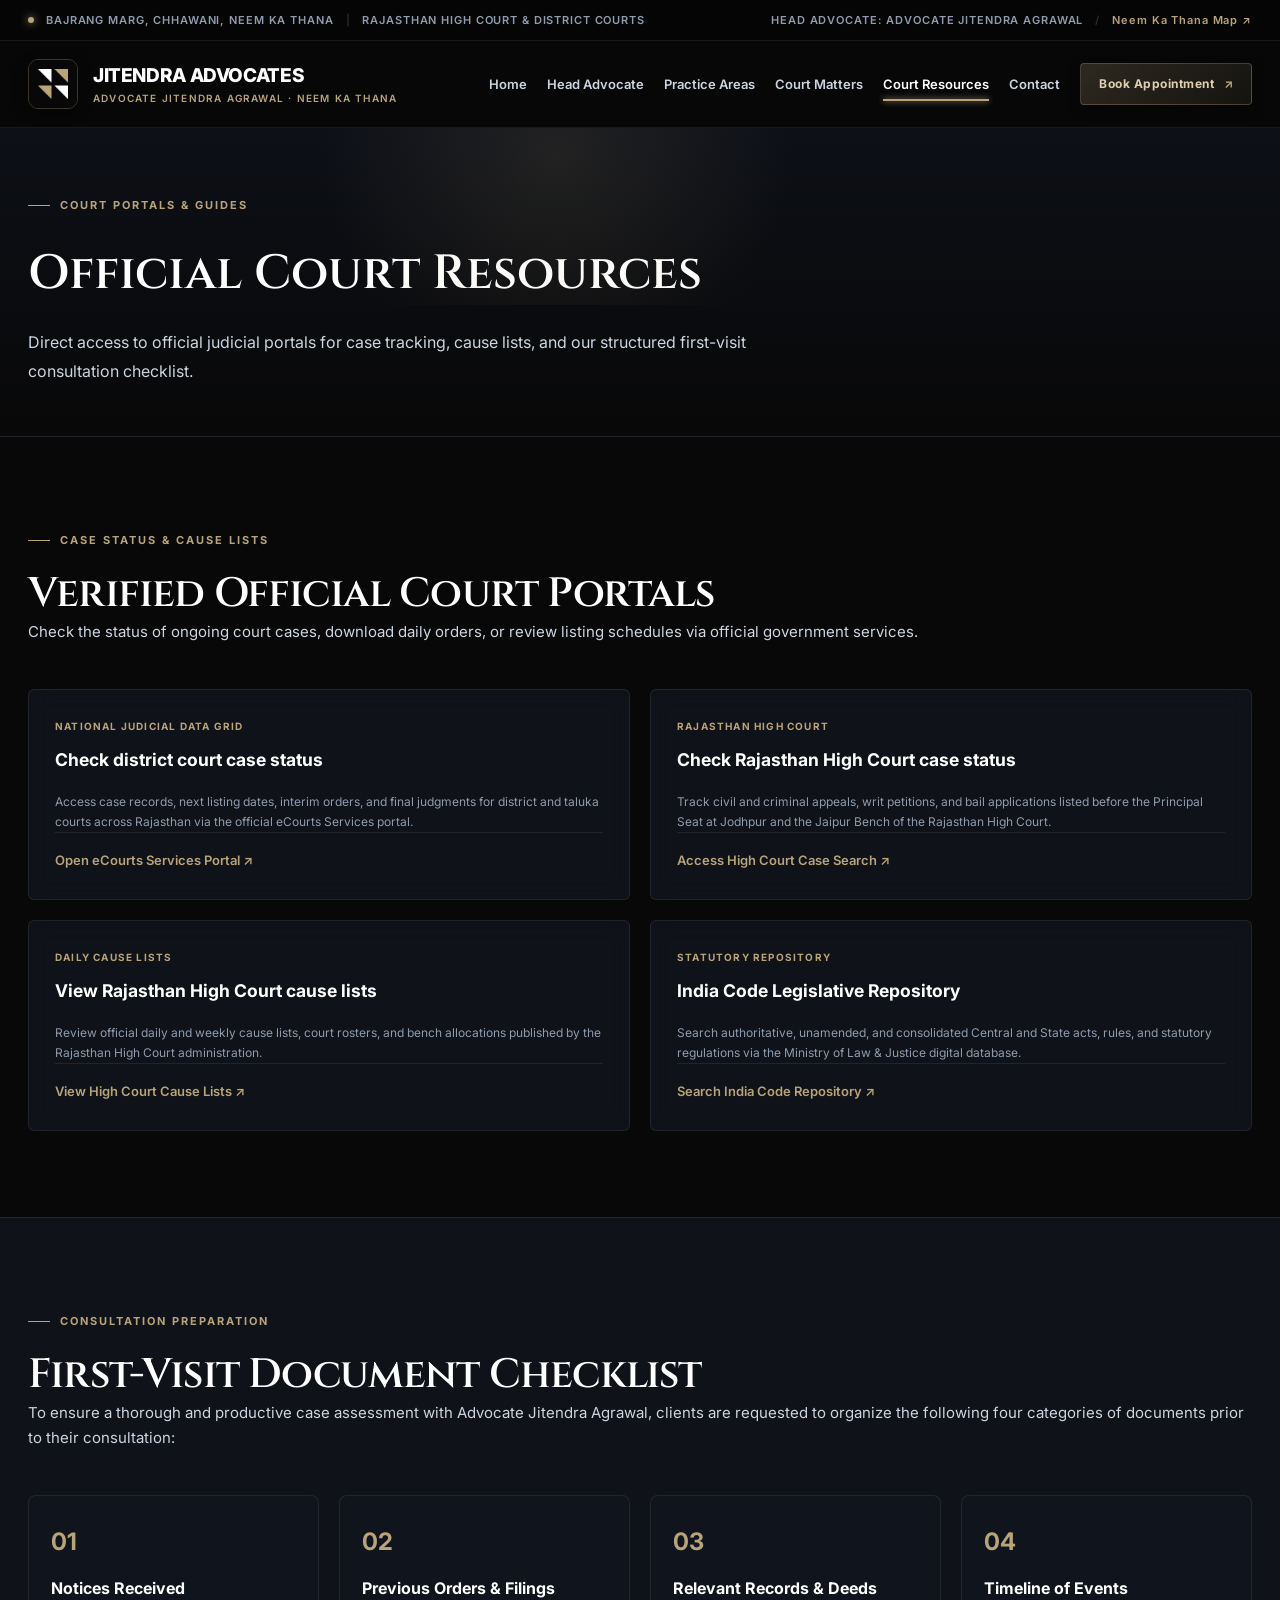
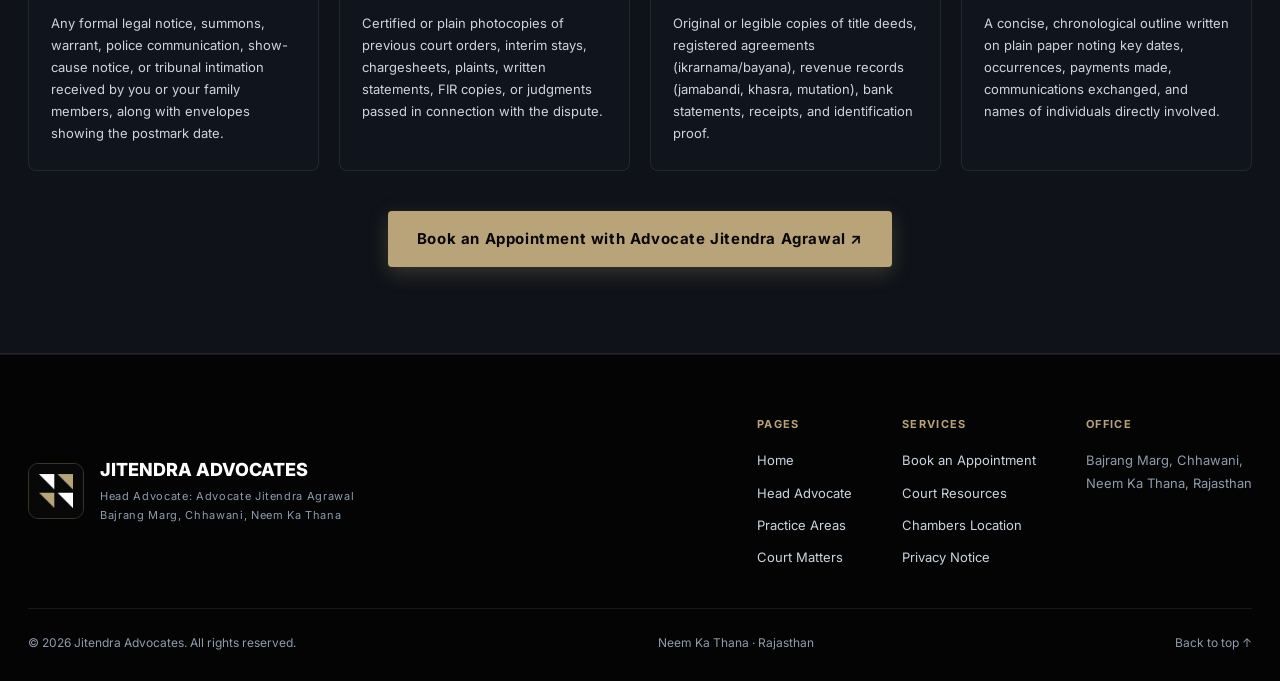
<file: court-resources.html>
<!doctype html>
<html lang="en-IN" class="dark">
<head>
  <meta charset="utf-8" />
  <title>Court Resources &amp; Client Guide | Jitendra Advocates | Neem Ka Thana</title>
  <meta name="viewport" content="width=device-width, initial-scale=1" />
  <meta name="theme-color" content="#080808" />
  <meta name="description" content="Verified court portals, case status tracking, cause lists, and client first-visit checklist for Rajasthan High Court and District Courts." />
  <meta name="robots" content="index,follow,max-image-preview:large" />

  <link rel="icon" type="image/svg+xml" href="assets/favicon.svg" />
  <link rel="alternate icon" type="image/png" href="assets/advocate-emblem.png" />
  <link rel="apple-touch-icon" href="assets/advocate-emblem.png" />

  <link rel="preconnect" href="https://fonts.googleapis.com" />
  <link rel="preconnect" href="https://fonts.gstatic.com" crossorigin />
  <link href="https://fonts.googleapis.com/css2?family=Cinzel:wght@500;600;700&family=Inter:wght@300;400;500;600;700;800&family=Playfair+Display:ital,wght@0,500;0,600;1,400&display=swap" rel="stylesheet" />
  <link rel="stylesheet" href="styles.css" />
</head>
<body>
  <a class="skip-link" href="#main">Skip to main content</a>

  <!-- TOPBAR -->
  <div class="topbar">
    <div class="wrap topbar-inner">
      <div class="topbar-location">
        <span class="gold-dot"></span>
        <span>BAJRANG MARG, CHHAWANI, NEEM KA THANA</span>
        <span class="top-divider">|</span>
        <span>RAJASTHAN HIGH COURT &amp; DISTRICT COURTS</span>
      </div>
      <div class="topbar-advocate">
        <span>HEAD ADVOCATE: ADVOCATE JITENDRA AGRAWAL</span>
        <span class="top-divider">/</span>
        <a href="https://www.google.com/maps/search/?api=1&query=Bajrang%20Marg%2C%20Chhawani%2C%20Neem%20Ka%20Thana" target="_blank" rel="noopener noreferrer">Neem Ka Thana Map ↗</a>
      </div>
    </div>
  </div>

  <!-- SITE HEADER -->
  <header class="site-header">
    <div class="wrap header-inner">
      <a href="index.html" class="brand" aria-label="Jitendra Advocates — Home">
        <img class="brand-logo" src="assets/advocate-emblem.png" alt="Jitendra Advocates Geometric Emblem" width="50" height="50" />
        <span class="brand-text">
          <strong>Jitendra Advocates</strong>
          <span>Advocate Jitendra Agrawal · Neem Ka Thana</span>
        </span>
      </a>

      <button class="menu-toggle" aria-label="Open navigation" aria-expanded="false" aria-controls="primary-nav">
        <span></span><span></span><span></span>
      </button>

      <nav id="primary-nav" class="primary-nav" aria-label="Main navigation">
        <a href="index.html">Home</a>
        <a href="advocate.html">Head Advocate</a>
        <a href="practice-areas.html">Practice Areas</a>
        <a href="court-matters.html">Court Matters</a>
        <a href="court-resources.html" class="active">Court Resources</a>
        <a href="contact.html">Contact</a>
        <a class="nav-cta" href="appointment.html">Book Appointment <span>↗</span></a>
      </nav>
    </div>
  </header>

  <main id="main">
    <!-- PAGE BANNER -->
    <section class="page-banner">
      <div class="wrap">
        <span class="eyebrow"><span class="eyebrow-line"></span> COURT PORTALS &amp; GUIDES</span>
        <h1>Official Court Resources</h1>
        <p class="lead">Direct access to official judicial portals for case tracking, cause lists, and our structured first-visit consultation checklist.</p>
      </div>
    </section>

    <!-- VERIFIED OFFICIAL PORTALS -->
    <section class="section">
      <div class="wrap">
        <div class="section-head">
          <span class="eyebrow"><span class="eyebrow-line"></span> CASE STATUS &amp; CAUSE LISTS</span>
          <h2 class="section-title">Verified Official Court Portals</h2>
          <p class="lead">Check the status of ongoing court cases, download daily orders, or review listing schedules via official government services.</p>
        </div>

        <div class="resource-grid">
          <div class="resource-card">
            <span class="resource-badge">NATIONAL JUDICIAL DATA GRID</span>
            <h3>Check district court case status</h3>
            <p>Access case records, next listing dates, interim orders, and final judgments for district and taluka courts across Rajasthan via the official eCourts Services portal.</p>
            <a class="resource-link" href="https://services.ecourts.gov.in/ecourtindia_v6/" target="_blank" rel="noopener noreferrer">
              Open eCourts Services Portal ↗
            </a>
          </div>

          <div class="resource-card">
            <span class="resource-badge">RAJASTHAN HIGH COURT</span>
            <h3>Check Rajasthan High Court case status</h3>
            <p>Track civil and criminal appeals, writ petitions, and bail applications listed before the Principal Seat at Jodhpur and the Jaipur Bench of the Rajasthan High Court.</p>
            <a class="resource-link" href="https://hcraj.nic.in/" target="_blank" rel="noopener noreferrer">
              Access High Court Case Search ↗
            </a>
          </div>

          <div class="resource-card">
            <span class="resource-badge">DAILY CAUSE LISTS</span>
            <h3>View Rajasthan High Court cause lists</h3>
            <p>Review official daily and weekly cause lists, court rosters, and bench allocations published by the Rajasthan High Court administration.</p>
            <a class="resource-link" href="https://hcraj.nic.in/" target="_blank" rel="noopener noreferrer">
              View High Court Cause Lists ↗
            </a>
          </div>

          <div class="resource-card">
            <span class="resource-badge">STATUTORY REPOSITORY</span>
            <h3>India Code Legislative Repository</h3>
            <p>Search authoritative, unamended, and consolidated Central and State acts, rules, and statutory regulations via the Ministry of Law &amp; Justice digital database.</p>
            <a class="resource-link" href="https://www.indiacode.nic.in/" target="_blank" rel="noopener noreferrer">
              Search India Code Repository ↗
            </a>
          </div>
        </div>
      </div>
    </section>

    <!-- FIRST-VISIT DOCUMENT CHECKLIST -->
    <section class="section" style="background: var(--bg-card); border-top: 1px solid var(--border-subtle); border-bottom: 1px solid var(--border-subtle);">
      <div class="wrap">
        <div class="section-head">
          <span class="eyebrow"><span class="eyebrow-line"></span> CONSULTATION PREPARATION</span>
          <h2 class="section-title">First-Visit Document Checklist</h2>
          <p class="lead">To ensure a thorough and productive case assessment with Advocate Jitendra Agrawal, clients are requested to organize the following four categories of documents prior to their consultation:</p>
        </div>

        <div class="checklist-grid">
          <div class="check-card">
            <div class="check-num">01</div>
            <h3>Notices Received</h3>
            <p>Any formal legal notice, summons, warrant, police communication, show-cause notice, or tribunal intimation received by you or your family members, along with envelopes showing the postmark date.</p>
          </div>

          <div class="check-card">
            <div class="check-num">02</div>
            <h3>Previous Orders &amp; Filings</h3>
            <p>Certified or plain photocopies of previous court orders, interim stays, chargesheets, plaints, written statements, FIR copies, or judgments passed in connection with the dispute.</p>
          </div>

          <div class="check-card">
            <div class="check-num">03</div>
            <h3>Relevant Records &amp; Deeds</h3>
            <p>Original or legible copies of title deeds, registered agreements (ikrarnama/bayana), revenue records (jamabandi, khasra, mutation), bank statements, receipts, and identification proof.</p>
          </div>

          <div class="check-card">
            <div class="check-num">04</div>
            <h3>Timeline of Events</h3>
            <p>A concise, chronological outline written on plain paper noting key dates, occurrences, payments made, communications exchanged, and names of individuals directly involved.</p>
          </div>
        </div>

        <!-- ACTION BUTTON -->
        <div style="margin-top: 40px; text-align: center;">
          <a href="appointment.html" class="btn btn-gold" style="font-size: 15px; padding: 14px 28px;">
            Book an Appointment with Advocate Jitendra Agrawal ↗
          </a>
        </div>
      </div>
    </section>
  </main>

  <!-- FOOTER -->
  <footer class="footer">
    <div class="wrap">
      <div class="footer-top">
        <div class="footer-identity">
          <img src="assets/advocate-emblem.png" alt="Advocate Emblem" width="56" height="56" />
          <div>
            <strong>Jitendra Advocates</strong>
            <span>Head Advocate: Advocate Jitendra Agrawal<br />Bajrang Marg, Chhawani, Neem Ka Thana</span>
          </div>
        </div>

        <div class="footer-nav">
          <div>
            <span>PAGES</span>
            <a href="index.html">Home</a>
            <a href="advocate.html">Head Advocate</a>
            <a href="practice-areas.html">Practice Areas</a>
            <a href="court-matters.html">Court Matters</a>
          </div>
          <div>
            <span>SERVICES</span>
            <a href="appointment.html">Book an Appointment</a>
            <a href="court-resources.html">Court Resources</a>
            <a href="contact.html">Chambers Location</a>
            <a href="privacy.html">Privacy Notice</a>
          </div>
          <div>
            <span>OFFICE</span>
            <span class="footer-city">Bajrang Marg, Chhawani,<br />Neem Ka Thana, Rajasthan</span>
          </div>
        </div>
      </div>

      <div class="footer-bottom">
        <span>&copy; <span id="copyright-year">2026</span> Jitendra Advocates. All rights reserved.</span>
        <span>Neem Ka Thana · Rajasthan</span>
        <a href="#top">Back to top &uarr;</a>
      </div>
    </div>
  </footer>

  <script src="script.js" defer></script>
</body>
</html>
</file>
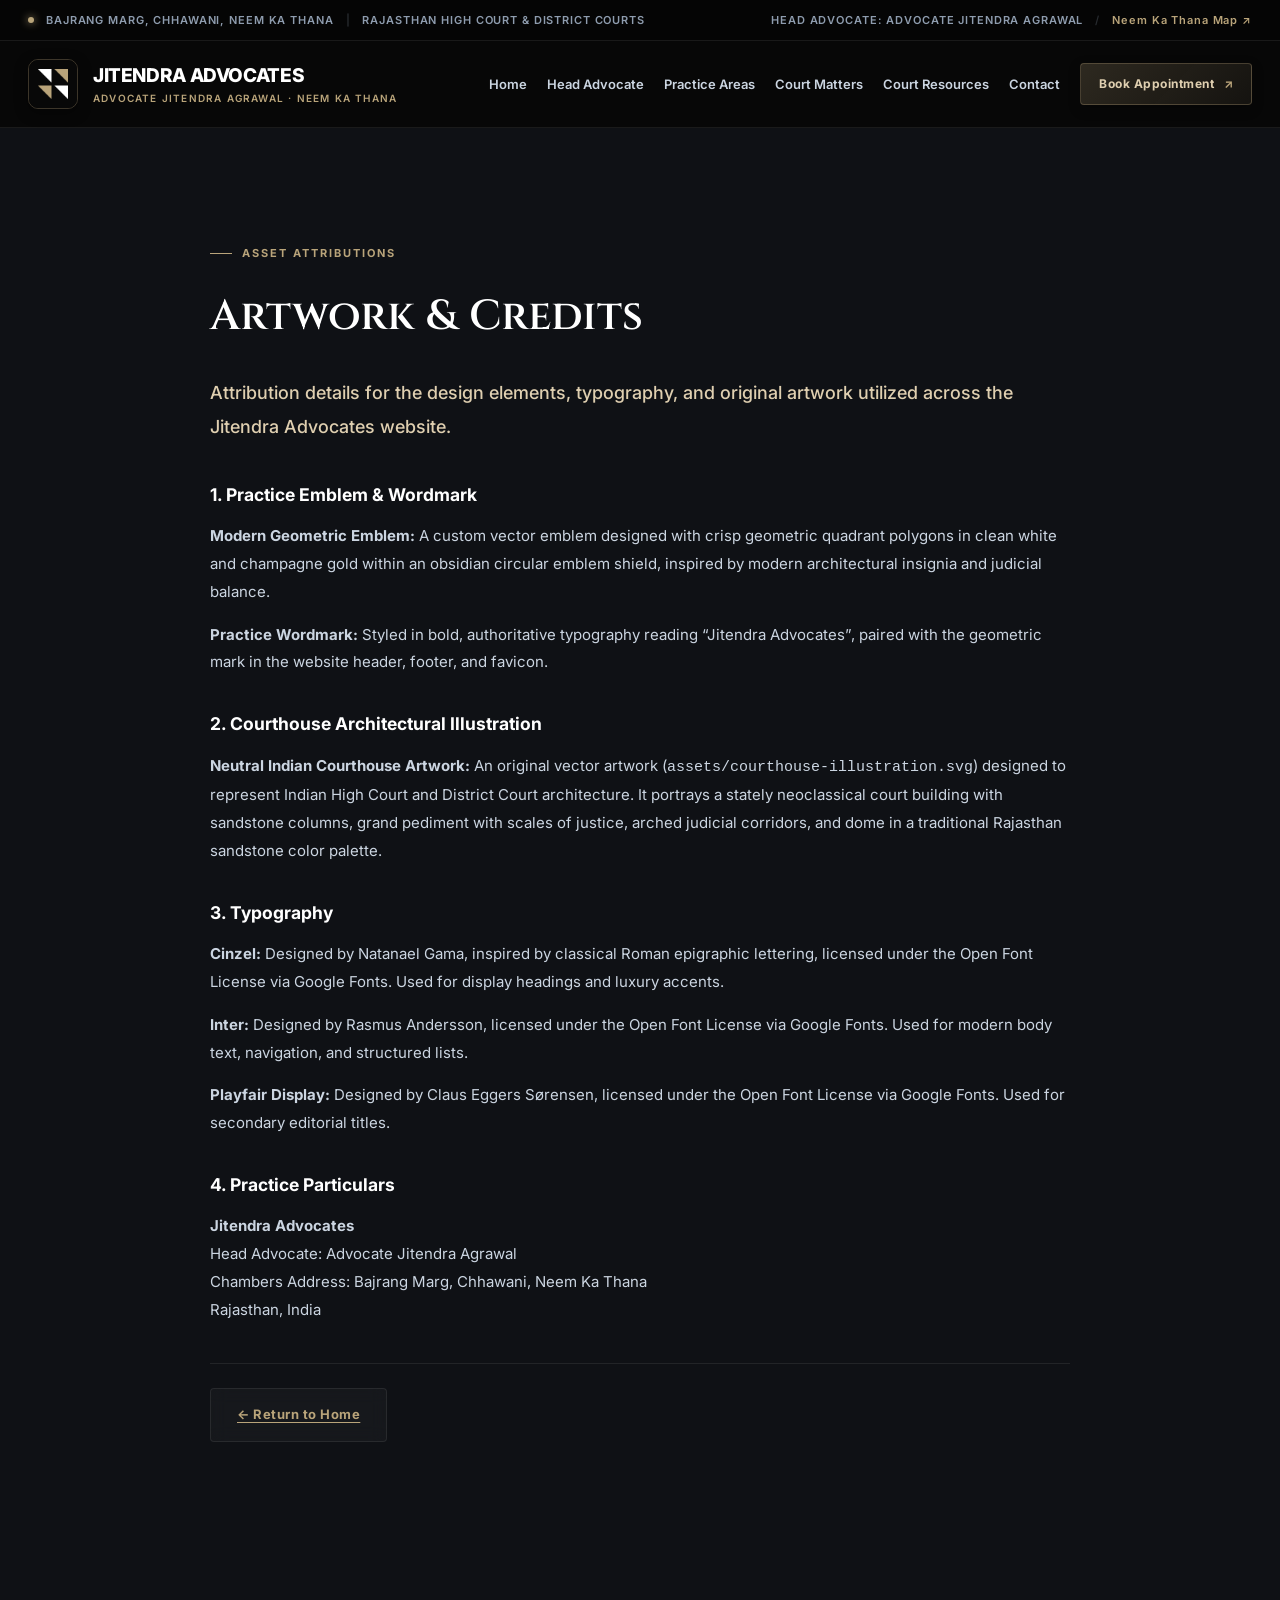
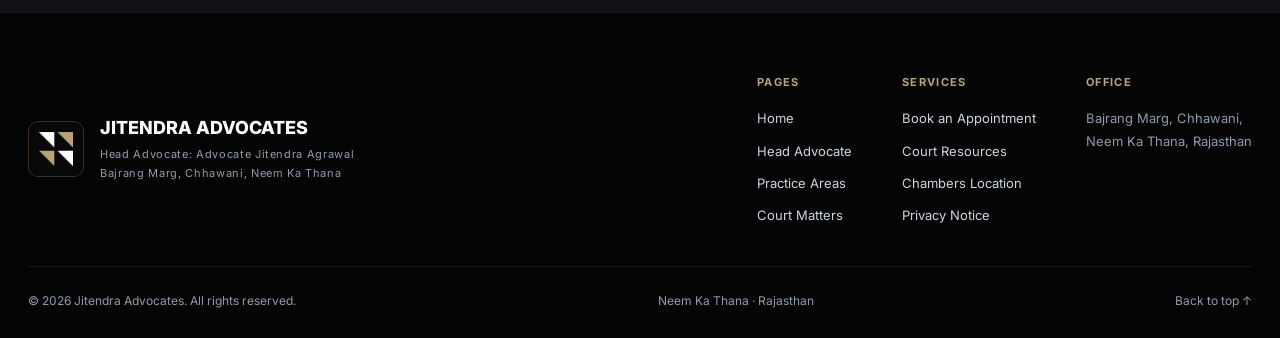
<file: credits.html>
<!doctype html>
<html lang="en-IN" class="dark">
<head>
  <meta charset="utf-8" />
  <title>Credits &amp; Artwork | Jitendra Advocates | Neem Ka Thana</title>
  <meta name="viewport" content="width=device-width, initial-scale=1" />
  <meta name="theme-color" content="#080808" />
  <meta name="description" content="Artwork, typography, and asset attributions for Jitendra Advocates, led by Advocate Jitendra Agrawal at Bajrang Marg, Chhawani, Neem Ka Thana." />
  <meta name="robots" content="index,follow,max-image-preview:large" />

  <link rel="icon" type="image/svg+xml" href="assets/favicon.svg" />
  <link rel="alternate icon" type="image/png" href="assets/advocate-emblem.png" />
  <link rel="apple-touch-icon" href="assets/advocate-emblem.png" />

  <link rel="preconnect" href="https://fonts.googleapis.com" />
  <link rel="preconnect" href="https://fonts.gstatic.com" crossorigin />
  <link href="https://fonts.googleapis.com/css2?family=Cinzel:wght@500;600;700&family=Inter:wght@300;400;500;600;700;800&family=Playfair+Display:ital,wght@0,500;0,600;1,400&display=swap" rel="stylesheet" />
  <link rel="stylesheet" href="styles.css" />
</head>
<body>
  <a class="skip-link" href="#main">Skip to main content</a>

  <!-- TOPBAR -->
  <div class="topbar">
    <div class="wrap topbar-inner">
      <div class="topbar-location">
        <span class="gold-dot"></span>
        <span>BAJRANG MARG, CHHAWANI, NEEM KA THANA</span>
        <span class="top-divider">|</span>
        <span>RAJASTHAN HIGH COURT &amp; DISTRICT COURTS</span>
      </div>
      <div class="topbar-advocate">
        <span>HEAD ADVOCATE: ADVOCATE JITENDRA AGRAWAL</span>
        <span class="top-divider">/</span>
        <a href="https://www.google.com/maps/search/?api=1&query=Bajrang%20Marg%2C%20Chhawani%2C%20Neem%20Ka%20Thana" target="_blank" rel="noopener noreferrer">Neem Ka Thana Map ↗</a>
      </div>
    </div>
  </div>

  <!-- SITE HEADER -->
  <header class="site-header">
    <div class="wrap header-inner">
      <a href="index.html" class="brand" aria-label="Jitendra Advocates — Home">
        <img class="brand-logo" src="assets/advocate-emblem.png" alt="Jitendra Advocates Geometric Emblem" width="50" height="50" />
        <span class="brand-text">
          <strong>Jitendra Advocates</strong>
          <span>Advocate Jitendra Agrawal · Neem Ka Thana</span>
        </span>
      </a>

      <button class="menu-toggle" aria-label="Open navigation" aria-expanded="false" aria-controls="primary-nav">
        <span></span><span></span><span></span>
      </button>

      <nav id="primary-nav" class="primary-nav" aria-label="Main navigation">
        <a href="index.html">Home</a>
        <a href="advocate.html">Head Advocate</a>
        <a href="practice-areas.html">Practice Areas</a>
        <a href="court-matters.html">Court Matters</a>
        <a href="court-resources.html">Court Resources</a>
        <a href="contact.html">Contact</a>
        <a class="nav-cta" href="appointment.html">Book Appointment <span>↗</span></a>
      </nav>
    </div>
  </header>

  <main id="main" class="page-shell">
    <div class="wrap" style="max-width: 860px; padding-top: 48px; padding-bottom: 80px;">
      <span class="eyebrow"><span class="eyebrow-line"></span> ASSET ATTRIBUTIONS</span>
      <h1 style="margin-bottom: 24px;">Artwork &amp; Credits</h1>
      <p class="lead" style="margin-bottom: 36px;">Attribution details for the design elements, typography, and original artwork utilized across the Jitendra Advocates website.</p>

      <div style="color: var(--text-silver); font-size: 15px; line-height: 1.8;">
        <h3 style="color: var(--text-white); margin-top: 32px; margin-bottom: 12px; font-family: var(--font-heading);">1. Practice Emblem &amp; Wordmark</h3>
        <p><strong>Modern Geometric Emblem:</strong> A custom vector emblem designed with crisp geometric quadrant polygons in clean white and champagne gold within an obsidian circular emblem shield, inspired by modern architectural insignia and judicial balance.</p>
        <p><strong>Practice Wordmark:</strong> Styled in bold, authoritative typography reading “Jitendra Advocates”, paired with the geometric mark in the website header, footer, and favicon.</p>

        <h3 style="color: var(--text-white); margin-top: 32px; margin-bottom: 12px; font-family: var(--font-heading);">2. Courthouse Architectural Illustration</h3>
        <p><strong>Neutral Indian Courthouse Artwork:</strong> An original vector artwork (<code>assets/courthouse-illustration.svg</code>) designed to represent Indian High Court and District Court architecture. It portrays a stately neoclassical court building with sandstone columns, grand pediment with scales of justice, arched judicial corridors, and dome in a traditional Rajasthan sandstone color palette.</p>

        <h3 style="color: var(--text-white); margin-top: 32px; margin-bottom: 12px; font-family: var(--font-heading);">3. Typography</h3>
        <p><strong>Cinzel:</strong> Designed by Natanael Gama, inspired by classical Roman epigraphic lettering, licensed under the Open Font License via Google Fonts. Used for display headings and luxury accents.</p>
        <p><strong>Inter:</strong> Designed by Rasmus Andersson, licensed under the Open Font License via Google Fonts. Used for modern body text, navigation, and structured lists.</p>
        <p><strong>Playfair Display:</strong> Designed by Claus Eggers Sørensen, licensed under the Open Font License via Google Fonts. Used for secondary editorial titles.</p>

        <h3 style="color: var(--text-white); margin-top: 32px; margin-bottom: 12px; font-family: var(--font-heading);">4. Practice Particulars</h3>
        <p>
          <strong>Jitendra Advocates</strong><br />
          Head Advocate: Advocate Jitendra Agrawal<br />
          Chambers Address: Bajrang Marg, Chhawani, Neem Ka Thana<br />
          Rajasthan, India
        </p>

        <div style="margin-top: 40px; padding-top: 24px; border-top: 1px solid var(--border-subtle);">
          <a href="index.html" class="btn btn-outline-light">← Return to Home</a>
        </div>
      </div>
    </div>
  </main>

  <!-- FOOTER -->
  <footer class="footer">
    <div class="wrap">
      <div class="footer-top">
        <div class="footer-identity">
          <img src="assets/advocate-emblem.png" alt="Advocate Emblem" width="56" height="56" />
          <div>
            <strong>Jitendra Advocates</strong>
            <span>Head Advocate: Advocate Jitendra Agrawal<br />Bajrang Marg, Chhawani, Neem Ka Thana</span>
          </div>
        </div>

        <div class="footer-nav">
          <div>
            <span>PAGES</span>
            <a href="index.html">Home</a>
            <a href="advocate.html">Head Advocate</a>
            <a href="practice-areas.html">Practice Areas</a>
            <a href="court-matters.html">Court Matters</a>
          </div>
          <div>
            <span>SERVICES</span>
            <a href="appointment.html">Book an Appointment</a>
            <a href="court-resources.html">Court Resources</a>
            <a href="contact.html">Chambers Location</a>
            <a href="privacy.html">Privacy Notice</a>
          </div>
          <div>
            <span>OFFICE</span>
            <span class="footer-city">Bajrang Marg, Chhawani,<br />Neem Ka Thana, Rajasthan</span>
          </div>
        </div>
      </div>

      <div class="footer-bottom">
        <span>&copy; <span id="copyright-year">2026</span> Jitendra Advocates. All rights reserved.</span>
        <span>Neem Ka Thana · Rajasthan</span>
        <a href="#top">Back to top &uarr;</a>
      </div>
    </div>
  </footer>

  <script src="script.js" defer></script>
</body>
</html>
</file>
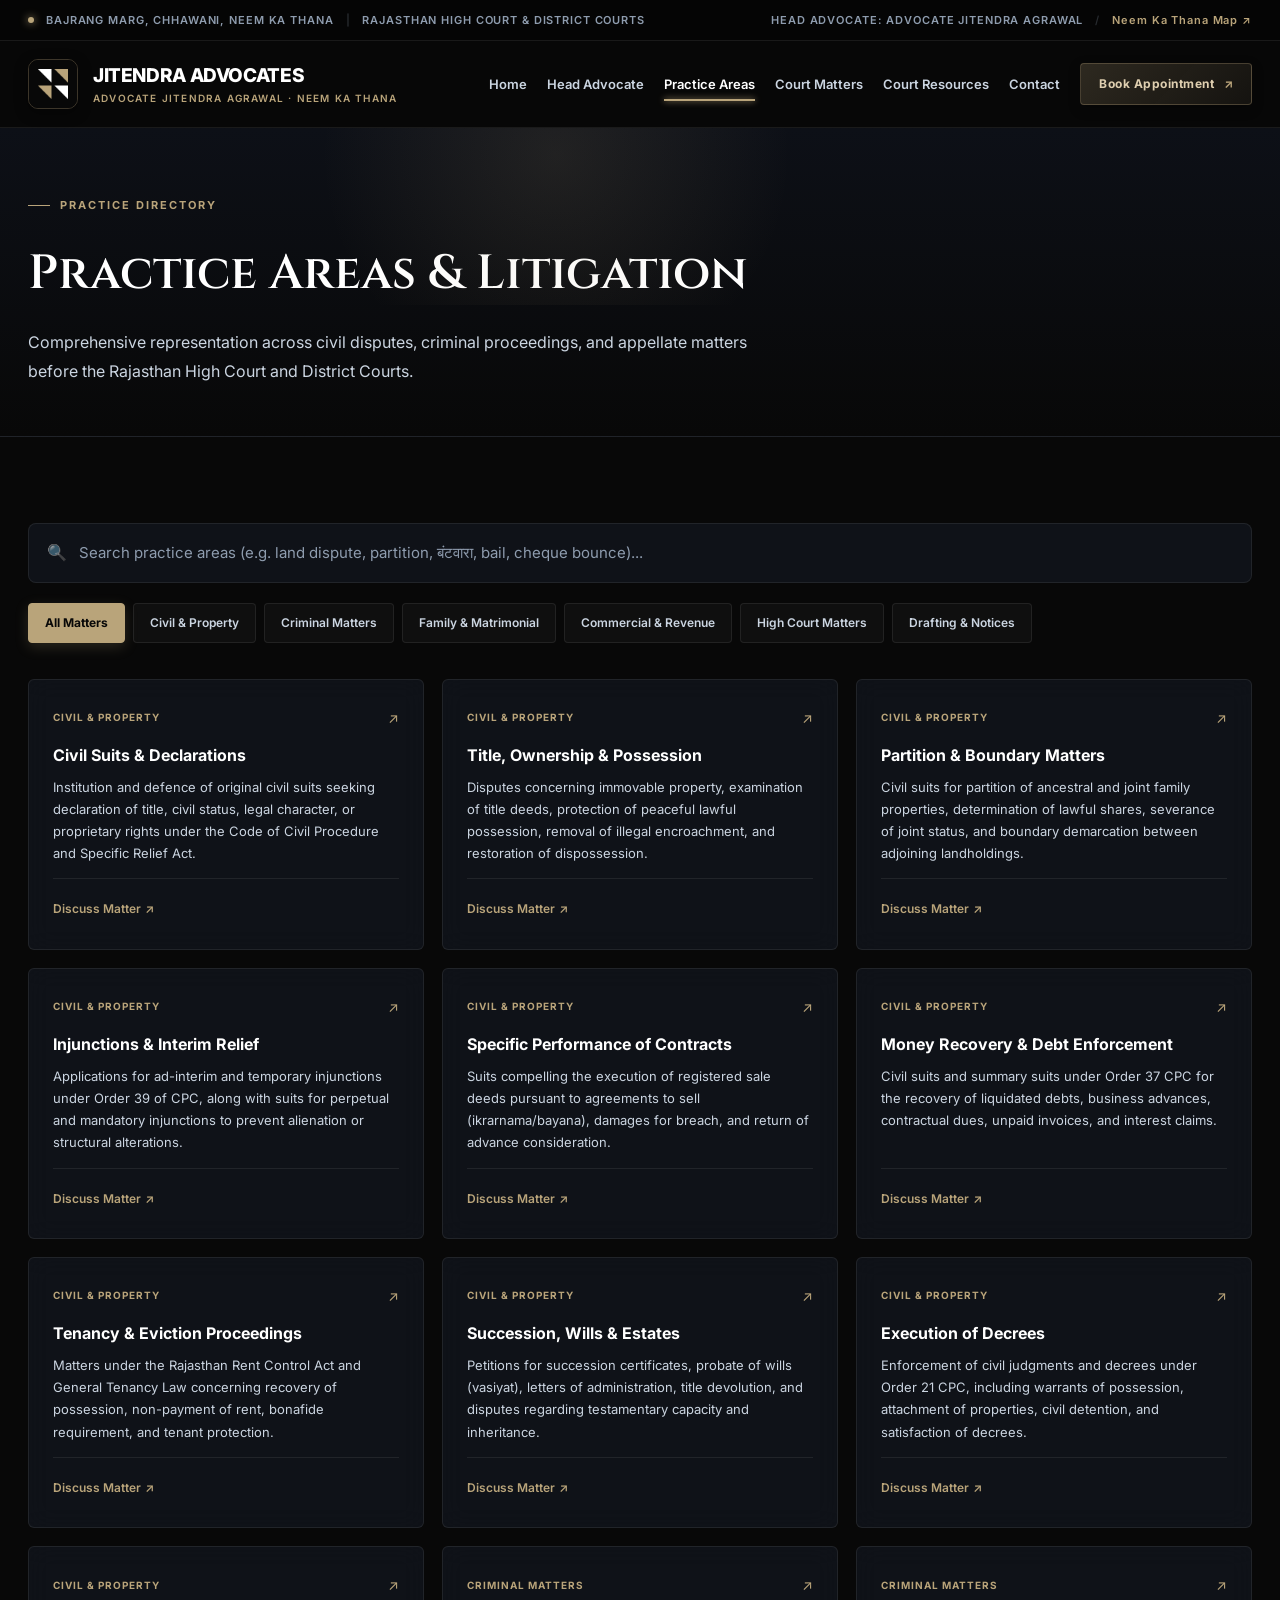
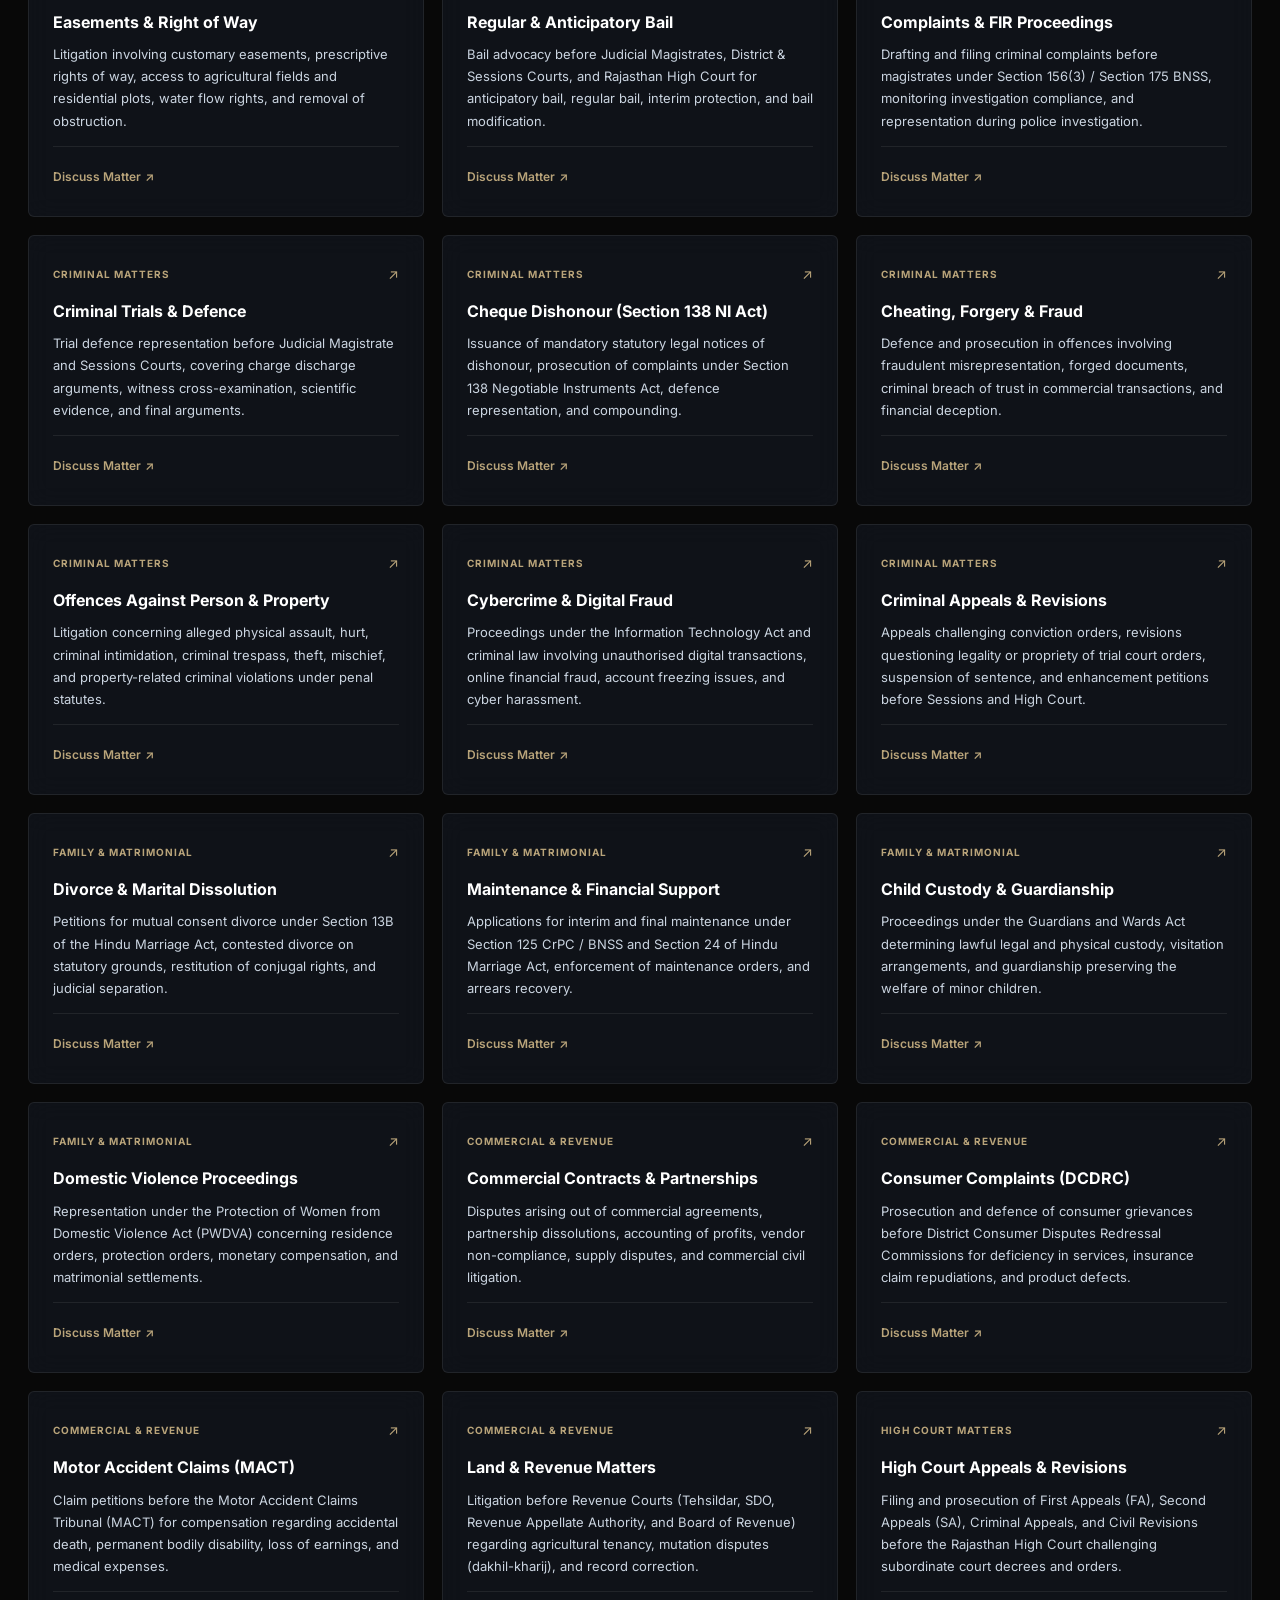
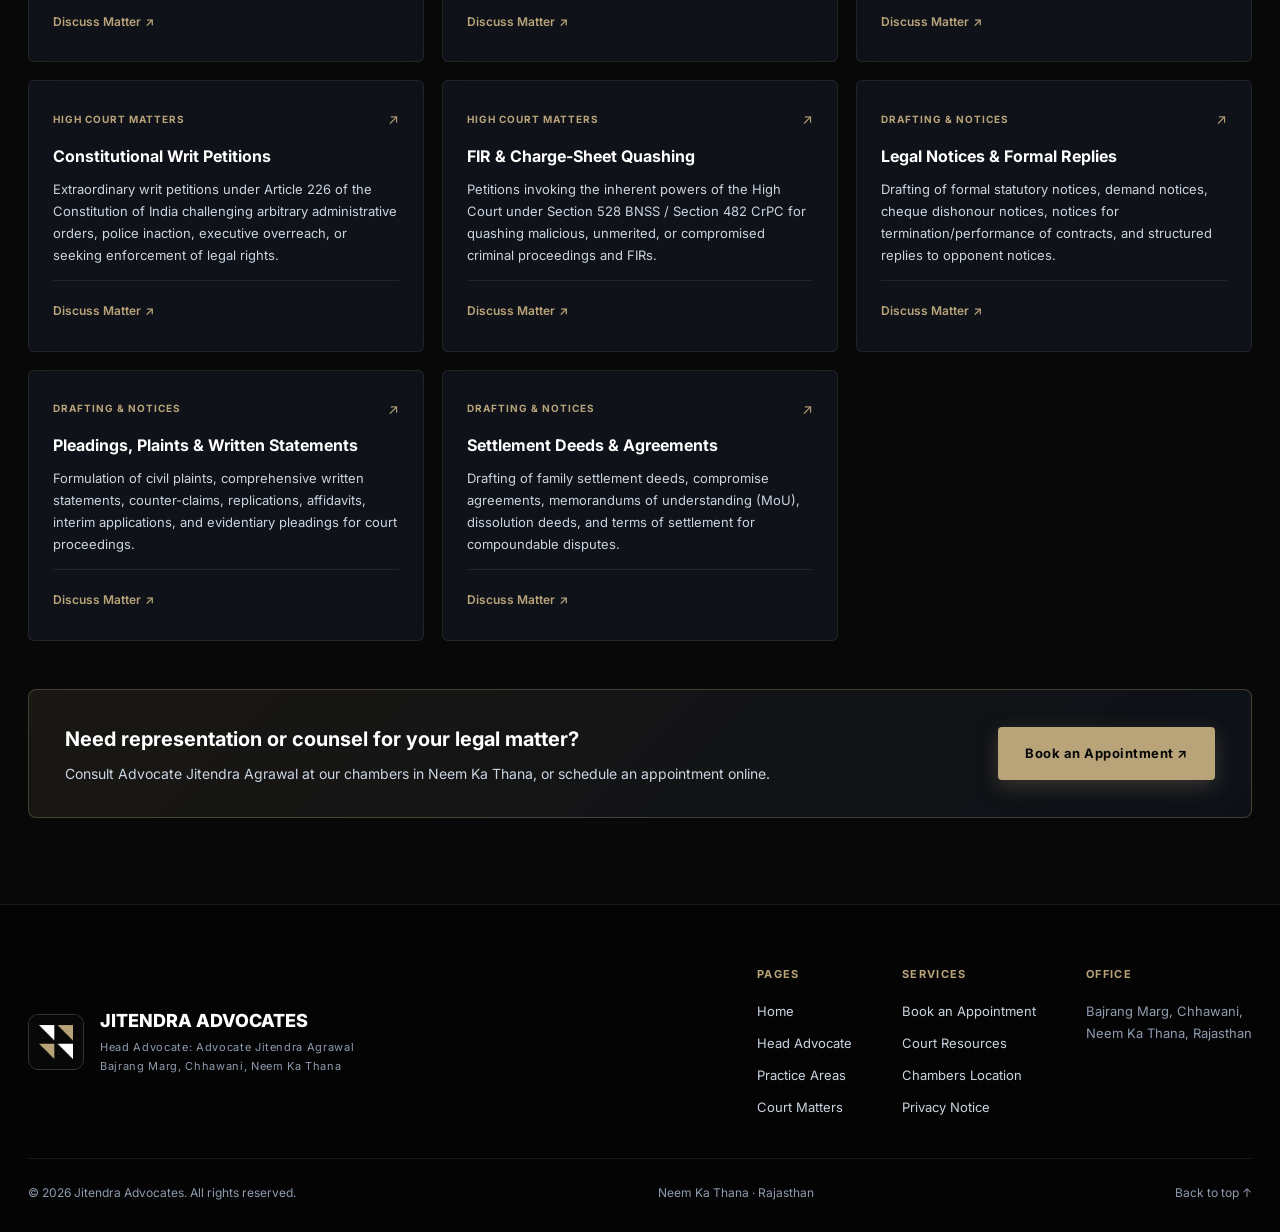
<file: practice-areas.html>
<!doctype html>
<html lang="en-IN" class="dark">
<head>
  <meta charset="utf-8" />
  <title>Practice Areas | Civil &amp; Criminal Litigation | Jitendra Advocates</title>
  <meta name="viewport" content="width=device-width, initial-scale=1" />
  <meta name="theme-color" content="#080808" />
  <meta name="description" content="Explore practice areas of Jitendra Advocates, led by Advocate Jitendra Agrawal in Neem Ka Thana. Civil, criminal, property, family, commercial, and Rajasthan High Court matters." />
  <meta name="robots" content="index,follow,max-image-preview:large" />

  <link rel="icon" type="image/svg+xml" href="assets/favicon.svg" />
  <link rel="alternate icon" type="image/png" href="assets/advocate-emblem.png" />
  <link rel="apple-touch-icon" href="assets/advocate-emblem.png" />

  <link rel="preconnect" href="https://fonts.googleapis.com" />
  <link rel="preconnect" href="https://fonts.gstatic.com" crossorigin />
  <link href="https://fonts.googleapis.com/css2?family=Cinzel:wght@500;600;700&family=Inter:wght@300;400;500;600;700;800&family=Playfair+Display:ital,wght@0,500;0,600;1,400&display=swap" rel="stylesheet" />
  <link rel="stylesheet" href="styles.css" />
</head>
<body>
  <a class="skip-link" href="#main">Skip to main content</a>

  <!-- TOPBAR -->
  <div class="topbar">
    <div class="wrap topbar-inner">
      <div class="topbar-location">
        <span class="gold-dot"></span>
        <span>BAJRANG MARG, CHHAWANI, NEEM KA THANA</span>
        <span class="top-divider">|</span>
        <span>RAJASTHAN HIGH COURT &amp; DISTRICT COURTS</span>
      </div>
      <div class="topbar-advocate">
        <span>HEAD ADVOCATE: ADVOCATE JITENDRA AGRAWAL</span>
        <span class="top-divider">/</span>
        <a href="https://www.google.com/maps/search/?api=1&query=Bajrang%20Marg%2C%20Chhawani%2C%20Neem%20Ka%20Thana" target="_blank" rel="noopener noreferrer">Neem Ka Thana Map ↗</a>
      </div>
    </div>
  </div>

  <!-- SITE HEADER -->
  <header class="site-header">
    <div class="wrap header-inner">
      <a href="index.html" class="brand" aria-label="Jitendra Advocates — Home">
        <img class="brand-logo" src="assets/advocate-emblem.png" alt="Jitendra Advocates Geometric Emblem" width="50" height="50" />
        <span class="brand-text">
          <strong>Jitendra Advocates</strong>
          <span>Advocate Jitendra Agrawal · Neem Ka Thana</span>
        </span>
      </a>

      <button class="menu-toggle" aria-label="Open navigation" aria-expanded="false" aria-controls="primary-nav">
        <span></span><span></span><span></span>
      </button>

      <nav id="primary-nav" class="primary-nav" aria-label="Main navigation">
        <a href="index.html">Home</a>
        <a href="advocate.html">Head Advocate</a>
        <a href="practice-areas.html" class="active">Practice Areas</a>
        <a href="court-matters.html">Court Matters</a>
        <a href="court-resources.html">Court Resources</a>
        <a href="contact.html">Contact</a>
        <a class="nav-cta" href="appointment.html">Book Appointment <span>↗</span></a>
      </nav>
    </div>
  </header>

  <main id="main">
    <!-- PAGE BANNER -->
    <section class="page-banner">
      <div class="wrap">
        <span class="eyebrow"><span class="eyebrow-line"></span> PRACTICE DIRECTORY</span>
        <h1>Practice Areas &amp; Litigation</h1>
        <p class="lead">Comprehensive representation across civil disputes, criminal proceedings, and appellate matters before the Rajasthan High Court and District Courts.</p>
      </div>
    </section>

    <!-- PRACTICE DIRECTORY SECTION -->
    <section class="section">
      <div class="wrap">
        <!-- SEARCH & FILTER TOOLBAR -->
        <div class="directory-toolbar">
          <div class="search-box">
            <span class="search-icon" aria-hidden="true">🔍</span>
            <input type="search" id="practice-search" placeholder="Search practice areas (e.g. land dispute, partition, बंटवारा, bail, cheque bounce)..." aria-label="Search practice areas" />
          </div>

          <div class="directory-tabs" role="tablist" aria-label="Filter practice areas by category">
            <button type="button" class="tab active" data-filter="all" role="tab" aria-selected="true">All Matters</button>
            <button type="button" class="tab" data-filter="civil" role="tab" aria-selected="false">Civil &amp; Property</button>
            <button type="button" class="tab" data-filter="criminal" role="tab" aria-selected="false">Criminal Matters</button>
            <button type="button" class="tab" data-filter="family" role="tab" aria-selected="false">Family &amp; Matrimonial</button>
            <button type="button" class="tab" data-filter="commercial" role="tab" aria-selected="false">Commercial &amp; Revenue</button>
            <button type="button" class="tab" data-filter="highcourt" role="tab" aria-selected="false">High Court Matters</button>
            <button type="button" class="tab" data-filter="drafting" role="tab" aria-selected="false">Drafting &amp; Notices</button>
          </div>
        </div>

        <div id="practice-no-results" class="no-results" hidden>
          No matching practice area found.
        </div>

        <!-- PRACTICE CARDS GRID (EQUAL PROMINENCE FOR CIVIL & CRIMINAL) -->
        <div class="practice-grid">
          <!-- GROUP 1: CIVIL & PROPERTY MATTERS -->
          <article class="practice-card" data-category="civil" data-keywords="civil suit suit for declaration specific relief cpc decree property claim deewani divani deewani mukadma">
            <div class="card-top"><span class="practice-tag">Civil &amp; Property</span><span class="card-arrow">↗</span></div>
            <h3>Civil Suits &amp; Declarations</h3>
            <p>Institution and defence of original civil suits seeking declaration of title, civil status, legal character, or proprietary rights under the Code of Civil Procedure and Specific Relief Act.</p>
            <div class="card-footer-action">
              <a href="appointment.html?type=Civil%20Suits" class="card-link">Discuss Matter <span>↗</span></a>
            </div>
          </article>

          <article class="practice-card" data-category="civil" data-keywords="title ownership possession adverse possession encroachment recovery of possession boundary demarcation jamabandi registry kabja कब्जा land dispute zameen zamin">
            <div class="card-top"><span class="practice-tag">Civil &amp; Property</span><span class="card-arrow">↗</span></div>
            <h3>Title, Ownership &amp; Possession</h3>
            <p>Disputes concerning immovable property, examination of title deeds, protection of peaceful lawful possession, removal of illegal encroachment, and restoration of dispossession.</p>
            <div class="card-footer-action">
              <a href="appointment.html?type=Title%20and%20Possession" class="card-link">Discuss Matter <span>↗</span></a>
            </div>
          </article>

          <article class="practice-card" data-category="civil" data-keywords="partition batwara bantwara ancestral property coparcenary joint family property partition deed metes and bounds hissa hissedari बंटवारा बटवारा">
            <div class="card-top"><span class="practice-tag">Civil &amp; Property</span><span class="card-arrow">↗</span></div>
            <h3>Partition &amp; Boundary Matters</h3>
            <p>Civil suits for partition of ancestral and joint family properties, determination of lawful shares, severance of joint status, and boundary demarcation between adjoining landholdings.</p>
            <div class="card-footer-action">
              <a href="appointment.html?type=Partition%20and%20Boundaries" class="card-link">Discuss Matter <span>↗</span></a>
            </div>
          </article>

          <article class="practice-card" data-category="civil" data-keywords="injunction temporary injunction permanent injunction mandatory injunction order 39 cpc stay order stay stagan rok stay aadesh रोक स्थगन">
            <div class="card-top"><span class="practice-tag">Civil &amp; Property</span><span class="card-arrow">↗</span></div>
            <h3>Injunctions &amp; Interim Relief</h3>
            <p>Applications for ad-interim and temporary injunctions under Order 39 of CPC, along with suits for perpetual and mandatory injunctions to prevent alienation or structural alterations.</p>
            <div class="card-footer-action">
              <a href="appointment.html?type=Injunctions" class="card-link">Discuss Matter <span>↗</span></a>
            </div>
          </article>

          <article class="practice-card" data-category="civil" data-keywords="specific performance agreement to sell bayana agreement contract breach sale deed registry registry karwana ikrarnama इकरारनामा">
            <div class="card-top"><span class="practice-tag">Civil &amp; Property</span><span class="card-arrow">↗</span></div>
            <h3>Specific Performance of Contracts</h3>
            <p>Suits compelling the execution of registered sale deeds pursuant to agreements to sell (ikrarnama/bayana), damages for breach, and return of advance consideration.</p>
            <div class="card-footer-action">
              <a href="appointment.html?type=Specific%20Performance" class="card-link">Discuss Matter <span>↗</span></a>
            </div>
          </article>

          <article class="practice-card" data-category="civil" data-keywords="money recovery summary suit order 37 cpc recovery of debts unpaid dues loan recovery recovery suit vasuli वसूली">
            <div class="card-top"><span class="practice-tag">Civil &amp; Property</span><span class="card-arrow">↗</span></div>
            <h3>Money Recovery &amp; Debt Enforcement</h3>
            <p>Civil suits and summary suits under Order 37 CPC for the recovery of liquidated debts, business advances, contractual dues, unpaid invoices, and interest claims.</p>
            <div class="card-footer-action">
              <a href="appointment.html?type=Money%20Recovery" class="card-link">Discuss Matter <span>↗</span></a>
            </div>
          </article>

          <article class="practice-card" data-category="civil" data-keywords="tenancy eviction rent control rent tribunal rajasthan rent control act landlord tenant kiraedaar kiraya khali karwana किराया बेदखली">
            <div class="card-top"><span class="practice-tag">Civil &amp; Property</span><span class="card-arrow">↗</span></div>
            <h3>Tenancy &amp; Eviction Proceedings</h3>
            <p>Matters under the Rajasthan Rent Control Act and General Tenancy Law concerning recovery of possession, non-payment of rent, bonafide requirement, and tenant protection.</p>
            <div class="card-footer-action">
              <a href="appointment.html?type=Tenancy%20and%20Eviction" class="card-link">Discuss Matter <span>↗</span></a>
            </div>
          </article>

          <article class="practice-card" data-category="civil" data-keywords="succession will probate letters of administration legal heir certificate vasiyat warisan वसीयत वारिसनामा उत्तराधिकार">
            <div class="card-top"><span class="practice-tag">Civil &amp; Property</span><span class="card-arrow">↗</span></div>
            <h3>Succession, Wills &amp; Estates</h3>
            <p>Petitions for succession certificates, probate of wills (vasiyat), letters of administration, title devolution, and disputes regarding testamentary capacity and inheritance.</p>
            <div class="card-footer-action">
              <a href="appointment.html?type=Succession%20and%20Wills" class="card-link">Discuss Matter <span>↗</span></a>
            </div>
          </article>

          <article class="practice-card" data-category="civil" data-keywords="execution of decree execution petition warrant of attachment sale warrant order 21 cpc decree nafiz decree implement डिक्री तामील">
            <div class="card-top"><span class="practice-tag">Civil &amp; Property</span><span class="card-arrow">↗</span></div>
            <h3>Execution of Decrees</h3>
            <p>Enforcement of civil judgments and decrees under Order 21 CPC, including warrants of possession, attachment of properties, civil detention, and satisfaction of decrees.</p>
            <div class="card-footer-action">
              <a href="appointment.html?type=Execution%20of%20Decrees" class="card-link">Discuss Matter <span>↗</span></a>
            </div>
          </article>

          <article class="practice-card" data-category="civil" data-keywords="easements right of way rasta raste ka vivad light and air natural rights raasta nikalna रास्ता सुखाधिकार">
            <div class="card-top"><span class="practice-tag">Civil &amp; Property</span><span class="card-arrow">↗</span></div>
            <h3>Easements &amp; Right of Way</h3>
            <p>Litigation involving customary easements, prescriptive rights of way, access to agricultural fields and residential plots, water flow rights, and removal of obstruction.</p>
            <div class="card-footer-action">
              <a href="appointment.html?type=Easements" class="card-link">Discuss Matter <span>↗</span></a>
            </div>
          </article>

          <!-- GROUP 2: CRIMINAL MATTERS -->
          <article class="practice-card" data-category="criminal" data-keywords="bail anticipatory bail regular bail interim bail section 438 crpc section 439 crpc bnss 482 483 480 bail application jamanat जमानत अग्रिम जमानत">
            <div class="card-top"><span class="practice-tag">Criminal Matters</span><span class="card-arrow">↗</span></div>
            <h3>Regular &amp; Anticipatory Bail</h3>
            <p>Bail advocacy before Judicial Magistrates, District &amp; Sessions Courts, and Rajasthan High Court for anticipatory bail, regular bail, interim protection, and bail modification.</p>
            <div class="card-footer-action">
              <a href="appointment.html?type=Bail%20Application" class="card-link">Discuss Matter <span>↗</span></a>
            </div>
          </article>

          <article class="practice-card" data-category="criminal" data-keywords="criminal complaints fir first information report section 156 3 crpc 175 bnss private complaint zero fir police investigation thana darj karwana परिवाद एफआईआर">
            <div class="card-top"><span class="practice-tag">Criminal Matters</span><span class="card-arrow">↗</span></div>
            <h3>Complaints &amp; FIR Proceedings</h3>
            <p>Drafting and filing criminal complaints before magistrates under Section 156(3) / Section 175 BNSS, monitoring investigation compliance, and representation during police investigation.</p>
            <div class="card-footer-action">
              <a href="appointment.html?type=FIR%20and%20Complaints" class="card-link">Discuss Matter <span>↗</span></a>
            </div>
          </article>

          <article class="practice-card" data-category="criminal" data-keywords="criminal trial defence cross examination charge framing evidence summoning witnesses sessions trial magistrate trial faujdari faujdari mukadma ट्रायल फौजदारी">
            <div class="card-top"><span class="practice-tag">Criminal Matters</span><span class="card-arrow">↗</span></div>
            <h3>Criminal Trials &amp; Defence</h3>
            <p>Trial defence representation before Judicial Magistrate and Sessions Courts, covering charge discharge arguments, witness cross-examination, scientific evidence, and final arguments.</p>
            <div class="card-footer-action">
              <a href="appointment.html?type=Criminal%20Trial" class="card-link">Discuss Matter <span>↗</span></a>
            </div>
          </article>

          <article class="practice-card" data-category="criminal" data-keywords="cheque bounce cheque dishonour section 138 ni act negotiable instruments act cheque return memo statutory legal notice chek bouns चेक बाउंस 138">
            <div class="card-top"><span class="practice-tag">Criminal Matters</span><span class="card-arrow">↗</span></div>
            <h3>Cheque Dishonour (Section 138 NI Act)</h3>
            <p>Issuance of mandatory statutory legal notices of dishonour, prosecution of complaints under Section 138 Negotiable Instruments Act, defence representation, and compounding.</p>
            <div class="card-footer-action">
              <a href="appointment.html?type=Cheque%20Bounce%20138" class="card-link">Discuss Matter <span>↗</span></a>
            </div>
          </article>

          <article class="practice-card" data-category="criminal" data-keywords="cheating forgery criminal breach of trust fraud 420 467 468 471 406 ipc bns forged documents fraud agreement dhokhadhadi धोखाधड़ी जालसाजी">
            <div class="card-top"><span class="practice-tag">Criminal Matters</span><span class="card-arrow">↗</span></div>
            <h3>Cheating, Forgery &amp; Fraud</h3>
            <p>Defence and prosecution in offences involving fraudulent misrepresentation, forged documents, criminal breach of trust in commercial transactions, and financial deception.</p>
            <div class="card-footer-action">
              <a href="appointment.html?type=Cheating%20and%20Forgery" class="card-link">Discuss Matter <span>↗</span></a>
            </div>
          </article>

          <article class="practice-card" data-category="criminal" data-keywords="offences against person property assault hurt robbery trespass theft mischief maar peet chori maarpeet मारपीट चोरी">
            <div class="card-top"><span class="practice-tag">Criminal Matters</span><span class="card-arrow">↗</span></div>
            <h3>Offences Against Person &amp; Property</h3>
            <p>Litigation concerning alleged physical assault, hurt, criminal intimidation, criminal trespass, theft, mischief, and property-related criminal violations under penal statutes.</p>
            <div class="card-footer-action">
              <a href="appointment.html?type=Offences%20Person%20Property" class="card-link">Discuss Matter <span>↗</span></a>
            </div>
          </article>

          <article class="practice-card" data-category="criminal" data-keywords="cybercrime financial fraud online scam phishing it act information technology act cyber cell account freeze साइबर क्राइम">
            <div class="card-top"><span class="practice-tag">Criminal Matters</span><span class="card-arrow">↗</span></div>
            <h3>Cybercrime &amp; Digital Fraud</h3>
            <p>Proceedings under the Information Technology Act and criminal law involving unauthorised digital transactions, online financial fraud, account freezing issues, and cyber harassment.</p>
            <div class="card-footer-action">
              <a href="appointment.html?type=Cybercrime" class="card-link">Discuss Matter <span>↗</span></a>
            </div>
          </article>

          <article class="practice-card" data-category="criminal" data-keywords="criminal appeals revisions section 374 397 401 crpc conviction appeal acquittal appeal appeal revision अपील निगरानी">
            <div class="card-top"><span class="practice-tag">Criminal Matters</span><span class="card-arrow">↗</span></div>
            <h3>Criminal Appeals &amp; Revisions</h3>
            <p>Appeals challenging conviction orders, revisions questioning legality or propriety of trial court orders, suspension of sentence, and enhancement petitions before Sessions and High Court.</p>
            <div class="card-footer-action">
              <a href="appointment.html?type=Criminal%20Appeal%20Revision" class="card-link">Discuss Matter <span>↗</span></a>
            </div>
          </article>

          <!-- GROUP 3: FAMILY & MATRIMONIAL MATTERS -->
          <article class="practice-card" data-category="family" data-keywords="divorce mutual consent contested divorce cruelty desertion hindu marriage act talaq vivah vichhed तलाक विवाह विच्छेद">
            <div class="card-top"><span class="practice-tag">Family &amp; Matrimonial</span><span class="card-arrow">↗</span></div>
            <h3>Divorce &amp; Marital Dissolution</h3>
            <p>Petitions for mutual consent divorce under Section 13B of the Hindu Marriage Act, contested divorce on statutory grounds, restitution of conjugal rights, and judicial separation.</p>
            <div class="card-footer-action">
              <a href="appointment.html?type=Divorce%20and%20Matrimonial" class="card-link">Discuss Matter <span>↗</span></a>
            </div>
          </article>

          <article class="practice-card" data-category="family" data-keywords="maintenance section 125 crpc section 144 bnss alimony interim maintenance child maintenance gujara bhatta गुजारा भत्ता भरण पोषण">
            <div class="card-top"><span class="practice-tag">Family &amp; Matrimonial</span><span class="card-arrow">↗</span></div>
            <h3>Maintenance &amp; Financial Support</h3>
            <p>Applications for interim and final maintenance under Section 125 CrPC / BNSS and Section 24 of Hindu Marriage Act, enforcement of maintenance orders, and arrears recovery.</p>
            <div class="card-footer-action">
              <a href="appointment.html?type=Maintenance" class="card-link">Discuss Matter <span>↗</span></a>
            </div>
          </article>

          <article class="practice-card" data-category="family" data-keywords="child custody guardianship visitation rights welfare of minor guardian and wards act bacche ki custody कस्टडी संरक्षकता">
            <div class="card-top"><span class="practice-tag">Family &amp; Matrimonial</span><span class="card-arrow">↗</span></div>
            <h3>Child Custody &amp; Guardianship</h3>
            <p>Proceedings under the Guardians and Wards Act determining lawful legal and physical custody, visitation arrangements, and guardianship preserving the welfare of minor children.</p>
            <div class="card-footer-action">
              <a href="appointment.html?type=Child%20Custody" class="card-link">Discuss Matter <span>↗</span></a>
            </div>
          </article>

          <article class="practice-card" data-category="family" data-keywords="domestic violence dv act protection of women residence orders monetary relief 498a dowry harassment gharelu hinsa घरेलू हिंसा">
            <div class="card-top"><span class="practice-tag">Family &amp; Matrimonial</span><span class="card-arrow">↗</span></div>
            <h3>Domestic Violence Proceedings</h3>
            <p>Representation under the Protection of Women from Domestic Violence Act (PWDVA) concerning residence orders, protection orders, monetary compensation, and matrimonial settlements.</p>
            <div class="card-footer-action">
              <a href="appointment.html?type=Domestic%20Violence" class="card-link">Discuss Matter <span>↗</span></a>
            </div>
          </article>

          <!-- GROUP 4: COMMERCIAL & REVENUE DISPUTES -->
          <article class="practice-card" data-category="commercial" data-keywords="commercial disputes contracts partnership disputes breach of contract vendor disputes vyaparik vivad व्यापारिक विवाद">
            <div class="card-top"><span class="practice-tag">Commercial &amp; Revenue</span><span class="card-arrow">↗</span></div>
            <h3>Commercial Contracts &amp; Partnerships</h3>
            <p>Disputes arising out of commercial agreements, partnership dissolutions, accounting of profits, vendor non-compliance, supply disputes, and commercial civil litigation.</p>
            <div class="card-footer-action">
              <a href="appointment.html?type=Commercial%20Contracts" class="card-link">Discuss Matter <span>↗</span></a>
            </div>
          </article>

          <article class="practice-card" data-category="commercial" data-keywords="consumer disputes consumer protection act dcdrc deficiency in service insurance claim unfair trade practice upbhokta upbhokta forum उपभोक्ता फोरम">
            <div class="card-top"><span class="practice-tag">Commercial &amp; Revenue</span><span class="card-arrow">↗</span></div>
            <h3>Consumer Complaints (DCDRC)</h3>
            <p>Prosecution and defence of consumer grievances before District Consumer Disputes Redressal Commissions for deficiency in services, insurance claim repudiations, and product defects.</p>
            <div class="card-footer-action">
              <a href="appointment.html?type=Consumer%20Complaints" class="card-link">Discuss Matter <span>↗</span></a>
            </div>
          </article>

          <article class="practice-card" data-category="commercial" data-keywords="mact motor accident claims compensation accident insurance claim third party claim durghatna claim मोटर दुर्घटना दावा">
            <div class="card-top"><span class="practice-tag">Commercial &amp; Revenue</span><span class="card-arrow">↗</span></div>
            <h3>Motor Accident Claims (MACT)</h3>
            <p>Claim petitions before the Motor Accident Claims Tribunal (MACT) for compensation regarding accidental death, permanent bodily disability, loss of earnings, and medical expenses.</p>
            <div class="card-footer-action">
              <a href="appointment.html?type=MACT%20Compensation" class="card-link">Discuss Matter <span>↗</span></a>
            </div>
          </article>

          <article class="practice-card" data-category="commercial" data-keywords="land revenue revenue court sdo tehsildar board of revenue rajasthan tenancy act mutation dakhil kharij jamabandi khasra rajaswa राजस्व दाखिल खारिज">
            <div class="card-top"><span class="practice-tag">Commercial &amp; Revenue</span><span class="card-arrow">↗</span></div>
            <h3>Land &amp; Revenue Matters</h3>
            <p>Litigation before Revenue Courts (Tehsildar, SDO, Revenue Appellate Authority, and Board of Revenue) regarding agricultural tenancy, mutation disputes (dakhil-kharij), and record correction.</p>
            <div class="card-footer-action">
              <a href="appointment.html?type=Land%20and%20Revenue" class="card-link">Discuss Matter <span>↗</span></a>
            </div>
          </article>

          <!-- GROUP 5: RAJASTHAN HIGH COURT MATTERS -->
          <article class="practice-card" data-category="highcourt" data-keywords="high court appeals revisions first appeal second appeal civil revision criminal revision rajasthan high court appeal high court writ उच्च न्यायालय अपील">
            <div class="card-top"><span class="practice-tag">High Court Matters</span><span class="card-arrow">↗</span></div>
            <h3>High Court Appeals &amp; Revisions</h3>
            <p>Filing and prosecution of First Appeals (FA), Second Appeals (SA), Criminal Appeals, and Civil Revisions before the Rajasthan High Court challenging subordinate court decrees and orders.</p>
            <div class="card-footer-action">
              <a href="appointment.html?type=High%20Court%20Appeals" class="card-link">Discuss Matter <span>↗</span></a>
            </div>
          </article>

          <article class="practice-card" data-category="highcourt" data-keywords="writ petitions article 226 constitution habeas corpus mandamus certiorari prohibition quo warranto fundamental rights writ yachika रिट याचिका">
            <div class="card-top"><span class="practice-tag">High Court Matters</span><span class="card-arrow">↗</span></div>
            <h3>Constitutional Writ Petitions</h3>
            <p>Extraordinary writ petitions under Article 226 of the Constitution of India challenging arbitrary administrative orders, police inaction, executive overreach, or seeking enforcement of legal rights.</p>
            <div class="card-footer-action">
              <a href="appointment.html?type=Writ%20Petitions" class="card-link">Discuss Matter <span>↗</span></a>
            </div>
          </article>

          <article class="practice-card" data-category="highcourt" data-keywords="quashing fir quashing charge sheet section 482 crpc section 528 bnss high court quashing quash karwana एफआईआर खारिज">
            <div class="card-top"><span class="practice-tag">High Court Matters</span><span class="card-arrow">↗</span></div>
            <h3>FIR &amp; Charge-Sheet Quashing</h3>
            <p>Petitions invoking the inherent powers of the High Court under Section 528 BNSS / Section 482 CrPC for quashing malicious, unmerited, or compromised criminal proceedings and FIRs.</p>
            <div class="card-footer-action">
              <a href="appointment.html?type=Quashing%20Petitions" class="card-link">Discuss Matter <span>↗</span></a>
            </div>
          </article>

          <!-- GROUP 6: DRAFTING & NOTICES -->
          <article class="practice-card" data-category="drafting" data-keywords="legal notice notice reply demand notice dishonour notice breach notice formal reply vakil notice नोटिस कानूनी नोटिस">
            <div class="card-top"><span class="practice-tag">Drafting &amp; Notices</span><span class="card-arrow">↗</span></div>
            <h3>Legal Notices &amp; Formal Replies</h3>
            <p>Drafting of formal statutory notices, demand notices, cheque dishonour notices, notices for termination/performance of contracts, and structured replies to opponent notices.</p>
            <div class="card-footer-action">
              <a href="appointment.html?type=Legal%20Notices" class="card-link">Discuss Matter <span>↗</span></a>
            </div>
          </article>

          <article class="practice-card" data-category="drafting" data-keywords="plaint written statement reply pleadings civil pleadings criminal pleadings affidavit rejoinder sur rejoinder drafting दावा जवाब दावा">
            <div class="card-top"><span class="practice-tag">Drafting &amp; Notices</span><span class="card-arrow">↗</span></div>
            <h3>Pleadings, Plaints &amp; Written Statements</h3>
            <p>Formulation of civil plaints, comprehensive written statements, counter-claims, replications, affidavits, interim applications, and evidentiary pleadings for court proceedings.</p>
            <div class="card-footer-action">
              <a href="appointment.html?type=Court%20Pleadings" class="card-link">Discuss Matter <span>↗</span></a>
            </div>
          </article>

          <article class="practice-card" data-category="drafting" data-keywords="settlement agreement compromise deed mou deed drafting release deed family settlement agreement samjhoutanama समझौता पत्र">
            <div class="card-top"><span class="practice-tag">Drafting &amp; Notices</span><span class="card-arrow">↗</span></div>
            <h3>Settlement Deeds &amp; Agreements</h3>
            <p>Drafting of family settlement deeds, compromise agreements, memorandums of understanding (MoU), dissolution deeds, and terms of settlement for compoundable disputes.</p>
            <div class="card-footer-action">
              <a href="appointment.html?type=Settlement%20Deeds" class="card-link">Discuss Matter <span>↗</span></a>
            </div>
          </article>
        </div>

        <!-- CONSULTATION CTA -->
        <div class="consultation-strip" style="margin-top: 48px;">
          <div>
            <h3>Need representation or counsel for your legal matter?</h3>
            <p>Consult Advocate Jitendra Agrawal at our chambers in Neem Ka Thana, or schedule an appointment online.</p>
          </div>
          <div>
            <a href="appointment.html" class="btn btn-gold">Book an Appointment ↗</a>
          </div>
        </div>
      </div>
    </section>
  </main>

  <!-- FOOTER -->
  <footer class="footer">
    <div class="wrap">
      <div class="footer-top">
        <div class="footer-identity">
          <img src="assets/advocate-emblem.png" alt="Advocate Emblem" width="56" height="56" />
          <div>
            <strong>Jitendra Advocates</strong>
            <span>Head Advocate: Advocate Jitendra Agrawal<br />Bajrang Marg, Chhawani, Neem Ka Thana</span>
          </div>
        </div>

        <div class="footer-nav">
          <div>
            <span>PAGES</span>
            <a href="index.html">Home</a>
            <a href="advocate.html">Head Advocate</a>
            <a href="practice-areas.html">Practice Areas</a>
            <a href="court-matters.html">Court Matters</a>
          </div>
          <div>
            <span>SERVICES</span>
            <a href="appointment.html">Book an Appointment</a>
            <a href="court-resources.html">Court Resources</a>
            <a href="contact.html">Chambers Location</a>
            <a href="privacy.html">Privacy Notice</a>
          </div>
          <div>
            <span>OFFICE</span>
            <span class="footer-city">Bajrang Marg, Chhawani,<br />Neem Ka Thana, Rajasthan</span>
          </div>
        </div>
      </div>

      <div class="footer-bottom">
        <span>&copy; <span id="copyright-year">2026</span> Jitendra Advocates. All rights reserved.</span>
        <span>Neem Ka Thana · Rajasthan</span>
        <a href="#top">Back to top &uarr;</a>
      </div>
    </div>
  </footer>

  <script src="script.js" defer></script>
</body>
</html>
</file>
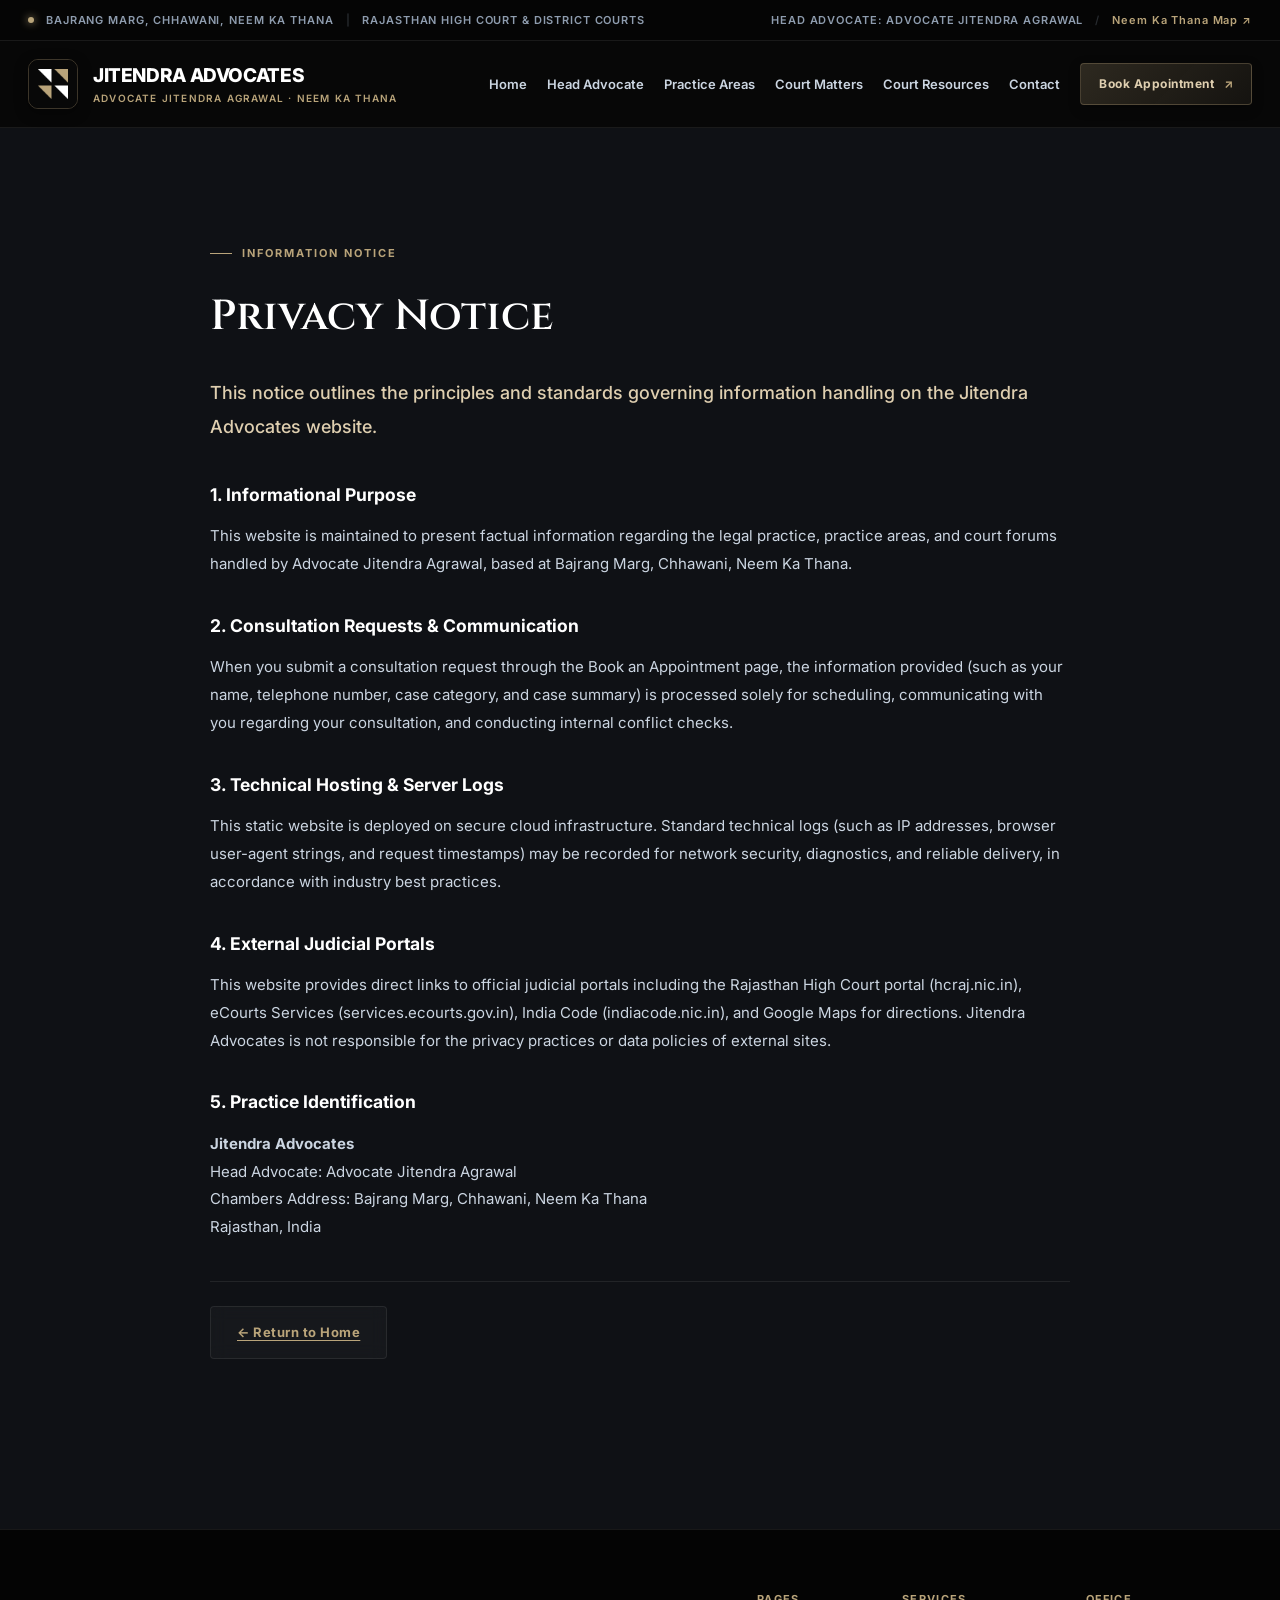
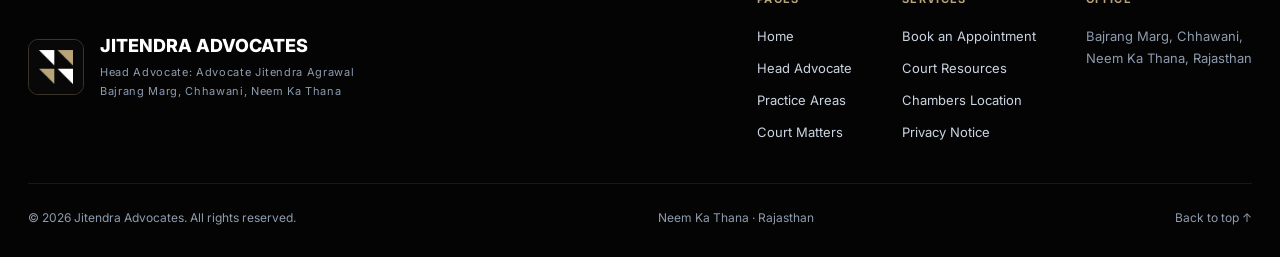
<file: privacy.html>
<!doctype html>
<html lang="en-IN" class="dark">
<head>
  <meta charset="utf-8" />
  <title>Privacy Notice | Jitendra Advocates | Neem Ka Thana</title>
  <meta name="viewport" content="width=device-width, initial-scale=1" />
  <meta name="theme-color" content="#080808" />
  <meta name="description" content="Privacy notice for Jitendra Advocates, led by Advocate Jitendra Agrawal at Bajrang Marg, Chhawani, Neem Ka Thana." />
  <meta name="robots" content="index,follow,max-image-preview:large" />

  <link rel="icon" type="image/svg+xml" href="assets/favicon.svg" />
  <link rel="alternate icon" type="image/png" href="assets/advocate-emblem.png" />
  <link rel="apple-touch-icon" href="assets/advocate-emblem.png" />

  <link rel="preconnect" href="https://fonts.googleapis.com" />
  <link rel="preconnect" href="https://fonts.gstatic.com" crossorigin />
  <link href="https://fonts.googleapis.com/css2?family=Cinzel:wght@500;600;700&family=Inter:wght@300;400;500;600;700;800&family=Playfair+Display:ital,wght@0,500;0,600;1,400&display=swap" rel="stylesheet" />
  <link rel="stylesheet" href="styles.css" />
</head>
<body>
  <a class="skip-link" href="#main">Skip to main content</a>

  <!-- TOPBAR -->
  <div class="topbar">
    <div class="wrap topbar-inner">
      <div class="topbar-location">
        <span class="gold-dot"></span>
        <span>BAJRANG MARG, CHHAWANI, NEEM KA THANA</span>
        <span class="top-divider">|</span>
        <span>RAJASTHAN HIGH COURT &amp; DISTRICT COURTS</span>
      </div>
      <div class="topbar-advocate">
        <span>HEAD ADVOCATE: ADVOCATE JITENDRA AGRAWAL</span>
        <span class="top-divider">/</span>
        <a href="https://www.google.com/maps/search/?api=1&query=Bajrang%20Marg%2C%20Chhawani%2C%20Neem%20Ka%20Thana" target="_blank" rel="noopener noreferrer">Neem Ka Thana Map ↗</a>
      </div>
    </div>
  </div>

  <!-- SITE HEADER -->
  <header class="site-header">
    <div class="wrap header-inner">
      <a href="index.html" class="brand" aria-label="Jitendra Advocates — Home">
        <img class="brand-logo" src="assets/advocate-emblem.png" alt="Jitendra Advocates Geometric Emblem" width="50" height="50" />
        <span class="brand-text">
          <strong>Jitendra Advocates</strong>
          <span>Advocate Jitendra Agrawal · Neem Ka Thana</span>
        </span>
      </a>

      <button class="menu-toggle" aria-label="Open navigation" aria-expanded="false" aria-controls="primary-nav">
        <span></span><span></span><span></span>
      </button>

      <nav id="primary-nav" class="primary-nav" aria-label="Main navigation">
        <a href="index.html">Home</a>
        <a href="advocate.html">Head Advocate</a>
        <a href="practice-areas.html">Practice Areas</a>
        <a href="court-matters.html">Court Matters</a>
        <a href="court-resources.html">Court Resources</a>
        <a href="contact.html">Contact</a>
        <a class="nav-cta" href="appointment.html">Book Appointment <span>↗</span></a>
      </nav>
    </div>
  </header>

  <main id="main" class="page-shell">
    <div class="wrap" style="max-width: 860px; padding-top: 48px; padding-bottom: 80px;">
      <span class="eyebrow"><span class="eyebrow-line"></span> INFORMATION NOTICE</span>
      <h1 style="margin-bottom: 24px;">Privacy Notice</h1>
      <p class="lead" style="margin-bottom: 36px;">This notice outlines the principles and standards governing information handling on the Jitendra Advocates website.</p>

      <div style="color: var(--text-silver); font-size: 15px; line-height: 1.8;">
        <h3 style="color: var(--text-white); margin-top: 32px; margin-bottom: 12px; font-family: var(--font-heading);">1. Informational Purpose</h3>
        <p>This website is maintained to present factual information regarding the legal practice, practice areas, and court forums handled by Advocate Jitendra Agrawal, based at Bajrang Marg, Chhawani, Neem Ka Thana.</p>

        <h3 style="color: var(--text-white); margin-top: 32px; margin-bottom: 12px; font-family: var(--font-heading);">2. Consultation Requests &amp; Communication</h3>
        <p>When you submit a consultation request through the Book an Appointment page, the information provided (such as your name, telephone number, case category, and case summary) is processed solely for scheduling, communicating with you regarding your consultation, and conducting internal conflict checks.</p>

        <h3 style="color: var(--text-white); margin-top: 32px; margin-bottom: 12px; font-family: var(--font-heading);">3. Technical Hosting &amp; Server Logs</h3>
        <p>This static website is deployed on secure cloud infrastructure. Standard technical logs (such as IP addresses, browser user-agent strings, and request timestamps) may be recorded for network security, diagnostics, and reliable delivery, in accordance with industry best practices.</p>

        <h3 style="color: var(--text-white); margin-top: 32px; margin-bottom: 12px; font-family: var(--font-heading);">4. External Judicial Portals</h3>
        <p>This website provides direct links to official judicial portals including the Rajasthan High Court portal (hcraj.nic.in), eCourts Services (services.ecourts.gov.in), India Code (indiacode.nic.in), and Google Maps for directions. Jitendra Advocates is not responsible for the privacy practices or data policies of external sites.</p>

        <h3 style="color: var(--text-white); margin-top: 32px; margin-bottom: 12px; font-family: var(--font-heading);">5. Practice Identification</h3>
        <p>
          <strong>Jitendra Advocates</strong><br />
          Head Advocate: Advocate Jitendra Agrawal<br />
          Chambers Address: Bajrang Marg, Chhawani, Neem Ka Thana<br />
          Rajasthan, India
        </p>

        <div style="margin-top: 40px; padding-top: 24px; border-top: 1px solid var(--border-subtle);">
          <a href="index.html" class="btn btn-outline-light">← Return to Home</a>
        </div>
      </div>
    </div>
  </main>

  <!-- FOOTER -->
  <footer class="footer">
    <div class="wrap">
      <div class="footer-top">
        <div class="footer-identity">
          <img src="assets/advocate-emblem.png" alt="Advocate Emblem" width="56" height="56" />
          <div>
            <strong>Jitendra Advocates</strong>
            <span>Head Advocate: Advocate Jitendra Agrawal<br />Bajrang Marg, Chhawani, Neem Ka Thana</span>
          </div>
        </div>

        <div class="footer-nav">
          <div>
            <span>PAGES</span>
            <a href="index.html">Home</a>
            <a href="advocate.html">Head Advocate</a>
            <a href="practice-areas.html">Practice Areas</a>
            <a href="court-matters.html">Court Matters</a>
          </div>
          <div>
            <span>SERVICES</span>
            <a href="appointment.html">Book an Appointment</a>
            <a href="court-resources.html">Court Resources</a>
            <a href="contact.html">Chambers Location</a>
            <a href="privacy.html">Privacy Notice</a>
          </div>
          <div>
            <span>OFFICE</span>
            <span class="footer-city">Bajrang Marg, Chhawani,<br />Neem Ka Thana, Rajasthan</span>
          </div>
        </div>
      </div>

      <div class="footer-bottom">
        <span>&copy; <span id="copyright-year">2026</span> Jitendra Advocates. All rights reserved.</span>
        <span>Neem Ka Thana · Rajasthan</span>
        <a href="#top">Back to top &uarr;</a>
      </div>
    </div>
  </footer>

  <script src="script.js" defer></script>
</body>
</html>
</file>
<file: styles.css>
:root {
  --bg-deep: #080808;
  --bg-surface: #0f1115;
  --bg-card: rgba(18, 22, 30, 0.75);
  --bg-card-hover: rgba(24, 29, 40, 0.9);
  --border-subtle: rgba(255, 255, 255, 0.08);
  --border-gold: rgba(185, 164, 122, 0.3);
  --border-gold-bright: #b9a47a;
  --gold: #b9a47a;
  --gold-light: #dfcfb0;
  --gold-glow: rgba(185, 164, 122, 0.15);
  --text-white: #ffffff;
  --text-silver: #cbd5e1;
  --text-muted: #8e9cae;
  --font-serif: 'Cinzel', 'Playfair Display', Georgia, serif;
  --font-sans: 'Inter', -apple-system, BlinkMacSystemFont, 'Segoe UI', Roboto, sans-serif;
  --wrap: 1240px;
}

*, *:before, *:after {
  box-sizing: border-box;
}

html {
  scroll-behavior: smooth;
  scroll-padding-top: 100px;
  background-color: var(--bg-deep);
  color-scheme: dark;
}

body {
  margin: 0;
  background: var(--bg-deep);
  color: var(--text-silver);
  font-family: var(--font-sans);
  font-size: 15px;
  line-height: 1.7;
  -webkit-font-smoothing: antialiased;
  overflow-x: hidden;
}

a {
  color: inherit;
  text-decoration: none;
}

button, input, select, textarea {
  font: inherit;
}

button {
  cursor: pointer;
}

img {
  max-width: 100%;
}

h1, h2, h3, h4, p {
  margin-top: 0;
}

.wrap {
  width: min(calc(100% - 56px), var(--wrap));
  margin-inline: auto;
}

.skip-link {
  position: fixed;
  top: -60px;
  left: 20px;
  z-index: 999;
  padding: 10px 18px;
  color: #000;
  background: var(--gold);
  font-weight: 700;
  transition: top 0.2s;
  border-radius: 4px;
}

.skip-link:focus {
  top: 12px;
}

/* TOPBAR */
.topbar {
  background: #050505;
  color: var(--text-muted);
  font-size: 11px;
  font-weight: 600;
  letter-spacing: 0.08em;
  border-bottom: 1px solid var(--border-subtle);
}

.topbar-inner {
  display: flex;
  align-items: center;
  justify-content: space-between;
  gap: 20px;
  min-height: 40px;
}

.topbar-location, .topbar-advocate {
  display: flex;
  align-items: center;
  gap: 12px;
}

.gold-dot {
  width: 6px;
  height: 6px;
  border-radius: 50%;
  background: var(--gold);
  display: inline-block;
  box-shadow: 0 0 8px var(--gold);
  flex: none;
}

.top-divider {
  opacity: 0.25;
}

.topbar a {
  color: var(--gold);
  display: inline-flex;
  align-items: center;
  gap: 5px;
}

.topbar a:hover {
  color: var(--text-white);
  text-decoration: underline;
}

/* SITE HEADER */
.site-header {
  position: sticky;
  top: 0;
  background: rgba(8, 8, 8, 0.9);
  backdrop-filter: blur(16px);
  -webkit-backdrop-filter: blur(16px);
  z-index: 50;
  border-bottom: 1px solid var(--border-subtle);
  transition: background 0.3s;
}

.header-inner {
  height: 86px;
  display: flex;
  align-items: center;
  justify-content: space-between;
  gap: 24px;
}

.brand {
  display: flex;
  align-items: center;
  gap: 15px;
  min-width: 0;
}

.brand-logo {
  display: block;
  object-fit: contain;
  width: 50px;
  height: 50px;
  flex: none;
  border-radius: 10px;
  border: 1px solid var(--border-gold);
  box-shadow: 0 4px 14px rgba(0, 0, 0, 0.4);
}

.brand-text {
  display: flex;
  flex-direction: column;
  line-height: 1.25;
  min-width: 0;
}

.brand-text strong {
  font-family: var(--font-sans);
  font-weight: 800;
  font-size: 19px;
  letter-spacing: -0.02em;
  color: var(--text-white);
  text-transform: uppercase;
}

.brand-text > span {
  font-size: 10px;
  letter-spacing: 0.12em;
  font-weight: 600;
  margin-top: 4px;
  color: var(--gold);
  text-transform: uppercase;
}

/* NAVIGATION */
.primary-nav {
  display: flex;
  align-items: center;
  gap: 20px;
  font-size: 13px;
  font-weight: 600;
  white-space: nowrap;
}

.primary-nav > a:not(.nav-cta) {
  position: relative;
  padding: 10px 0;
  color: var(--text-silver);
  transition: color 0.2s;
}

.primary-nav > a:not(.nav-cta):hover,
.primary-nav > a.active {
  color: var(--text-white);
}

.primary-nav > a:not(.nav-cta):after {
  content: '';
  position: absolute;
  bottom: 4px;
  left: 0;
  width: 0;
  height: 2px;
  background: var(--gold);
  box-shadow: 0 0 6px var(--gold);
  transition: width 0.25s ease;
}

.primary-nav > a:hover:after,
.primary-nav > a.active:after {
  width: 100%;
}

.nav-cta {
  background: linear-gradient(135deg, rgba(185, 164, 122, 0.22), rgba(185, 164, 122, 0.08));
  color: var(--gold-light);
  border: 1px solid var(--border-gold);
  padding: 10px 18px;
  border-radius: 4px;
  font-size: 12px;
  font-weight: 700;
  letter-spacing: 0.04em;
  transition: all 0.2s ease;
  box-shadow: 0 4px 12px rgba(0, 0, 0, 0.25);
}

.nav-cta span {
  margin-left: 6px;
  color: var(--gold);
}

.nav-cta:hover {
  background: var(--gold);
  color: #080808;
  border-color: var(--gold);
  transform: translateY(-1px);
  box-shadow: 0 6px 18px rgba(185, 164, 122, 0.25);
}

.nav-cta:hover span {
  color: #080808;
}

.menu-toggle {
  display: none;
  background: none;
  border: 0;
  padding: 10px;
}

.menu-toggle span {
  display: block;
  height: 2px;
  width: 24px;
  background: var(--text-white);
  margin: 5px 0;
  transition: 0.2s;
}

/* EYEBROW */
.eyebrow {
  display: inline-flex;
  align-items: center;
  gap: 10px;
  color: var(--gold);
  font-size: 11px;
  font-weight: 700;
  letter-spacing: 0.18em;
  text-transform: uppercase;
  margin-bottom: 18px;
}

.eyebrow-line {
  height: 1px;
  width: 22px;
  background: currentColor;
}

/* PAGE BANNER / HEADER (FOR INTERNAL PAGES) */
.page-banner {
  padding: 60px 0 50px;
  background: linear-gradient(180deg, #0d1017 0%, var(--bg-deep) 100%);
  border-bottom: 1px solid var(--border-subtle);
  position: relative;
  overflow: hidden;
}

.page-banner:before {
  content: '';
  position: absolute;
  top: -40%;
  left: 20%;
  width: 600px;
  height: 300px;
  background: radial-gradient(circle, rgba(185, 164, 122, 0.12) 0%, transparent 70%);
  pointer-events: none;
}

.page-banner h1 {
  font-family: var(--font-serif);
  font-size: clamp(32px, 3.8vw, 48px);
  font-weight: 600;
  color: var(--text-white);
  margin: 0 0 14px;
}

.page-banner p.lead {
  font-size: 16px;
  color: var(--text-silver);
  max-width: 720px;
  margin: 0;
  line-height: 1.8;
}

/* HERO (HOMEPAGE) */
.hero {
  min-height: 620px;
  position: relative;
  overflow: hidden;
  background: var(--bg-deep);
  border-bottom: 1px solid var(--border-subtle);
}

.hero-ambient {
  position: absolute;
  inset: 0;
  background: radial-gradient(circle at 50% -10%, rgba(185, 164, 122, 0.16) 0%, transparent 65%),
              radial-gradient(circle at 85% 35%, rgba(20, 32, 45, 0.3) 0%, transparent 50%),
              linear-gradient(180deg, #080808 0%, #0d1016 100%);
  pointer-events: none;
}

.hero-grid-pattern {
  position: absolute;
  inset: 0;
  background-image: linear-gradient(rgba(255, 255, 255, 0.02) 1px, transparent 1px),
                    linear-gradient(90deg, rgba(255, 255, 255, 0.02) 1px, transparent 1px);
  background-size: 48px 48px;
  mask-image: radial-gradient(ellipse at 50% 40%, black 30%, transparent 75%);
  -webkit-mask-image: radial-gradient(ellipse at 50% 40%, black 30%, transparent 75%);
  pointer-events: none;
}

.hero-photo {
  position: absolute;
  top: 0;
  bottom: 82px;
  right: 0;
  width: 52%;
  background-image: linear-gradient(90deg, #080808 0%, rgba(8, 8, 8, 0.85) 30%, rgba(8, 8, 8, 0.35) 75%),
                    url('assets/courthouse-illustration.svg');
  background-size: cover;
  background-position: center right;
  opacity: 0.65;
  filter: contrast(1.1) brightness(0.85);
  pointer-events: none;
}

.hero-layout {
  min-height: 540px;
  display: flex;
  align-items: center;
  position: relative;
  z-index: 2;
}

.hero-copy {
  max-width: 680px;
  padding: 64px 0;
}

.hero-badge-pill {
  display: inline-flex;
  align-items: center;
  gap: 8px;
  padding: 6px 14px;
  background: rgba(185, 164, 122, 0.08);
  border: 1px solid var(--border-gold);
  border-radius: 999px;
  font-size: 11px;
  font-weight: 700;
  letter-spacing: 0.1em;
  color: var(--gold-light);
  margin-bottom: 24px;
  text-transform: uppercase;
}

.hero h1 {
  font-family: var(--font-serif);
  font-weight: 600;
  font-size: clamp(36px, 4vw, 56px);
  line-height: 1.18;
  letter-spacing: -0.02em;
  color: var(--text-white);
  margin: 0 0 16px;
}

.hero h1 em {
  font-style: normal;
  color: var(--gold-light);
  display: block;
  font-size: 0.85em;
  margin-top: 6px;
  font-family: var(--font-sans);
  font-weight: 700;
  letter-spacing: -0.01em;
}

.hero-subhead {
  font-size: 16px;
  font-weight: 600;
  color: var(--gold);
  margin-bottom: 22px;
  letter-spacing: 0.03em;
}

.lead-quote {
  color: var(--text-silver);
  font-size: 16px;
  line-height: 1.8;
  background: rgba(22, 26, 35, 0.6);
  backdrop-filter: blur(8px);
  border-left: 3px solid var(--gold);
  padding: 16px 22px;
  border-radius: 0 6px 6px 0;
  margin: 0 0 32px;
}

.hero-actions {
  display: flex;
  align-items: center;
  gap: 18px;
  flex-wrap: wrap;
}

.btn {
  display: inline-flex;
  justify-content: center;
  align-items: center;
  gap: 12px;
  border: 1px solid transparent;
  padding: 14px 26px;
  min-height: 48px;
  font-weight: 700;
  font-size: 13px;
  letter-spacing: 0.04em;
  border-radius: 4px;
  transition: all 0.2s ease;
}

.btn-gold {
  background: var(--gold);
  color: #080808;
  box-shadow: 0 6px 20px rgba(185, 164, 122, 0.25);
}

.btn-gold:hover {
  background: #cfbe98;
  transform: translateY(-2px);
  box-shadow: 0 8px 24px rgba(185, 164, 122, 0.35);
}

.btn-outline-light {
  border-color: var(--border-subtle);
  color: var(--text-white);
  background: rgba(255, 255, 255, 0.03);
  backdrop-filter: blur(8px);
}

.btn-outline-light:hover {
  background: rgba(255, 255, 255, 0.08);
  border-color: rgba(255, 255, 255, 0.25);
  transform: translateY(-2px);
}

.hero-bottom {
  min-height: 82px;
  position: relative;
  z-index: 3;
  background: rgba(12, 14, 18, 0.94);
  backdrop-filter: blur(12px);
  border-top: 1px solid var(--border-subtle);
}

.hero-credentials {
  display: flex;
  justify-content: space-between;
  align-items: center;
  height: 100%;
  gap: 20px;
  font-size: 11px;
  font-weight: 700;
  letter-spacing: 0.08em;
  padding: 24px 0;
}

.hero-credentials > div {
  display: flex;
  gap: 12px;
  align-items: center;
  color: var(--text-silver);
}

.hero-credentials span {
  font-family: var(--font-serif);
  color: var(--gold);
  font-size: 17px;
  font-weight: 600;
  letter-spacing: 0;
}

/* SECTION COMMON */
.section {
  padding: 86px 0;
  position: relative;
}

.section-title {
  font-family: var(--font-serif);
  font-size: clamp(30px, 3.2vw, 42px);
  line-height: 1.25;
  letter-spacing: -0.02em;
  font-weight: 600;
  color: var(--text-white);
  margin: 0;
}

.section-title em {
  font-style: normal;
  color: var(--gold-light);
}

.section-head {
  margin-bottom: 44px;
}

.section-head.split {
  display: grid;
  grid-template-columns: 1fr 0.65fr;
  gap: 60px;
  align-items: end;
}

.section-head.split > p {
  color: var(--text-muted);
  font-size: 14px;
  line-height: 1.8;
  margin: 0;
}

/* HEAD ADVOCATE SECTION & PAGE */
.advocate-section {
  background: var(--bg-surface);
  border-bottom: 1px solid var(--border-subtle);
}

.advocate-grid {
  display: grid;
  grid-template-columns: 0.4fr 1fr;
  gap: 65px;
  align-items: center;
}

.advocate-media {
  display: flex;
  flex-direction: column;
  align-items: center;
  background: var(--bg-card);
  backdrop-filter: blur(12px);
  padding: 40px 30px;
  border: 1px solid var(--border-subtle);
  border-radius: 8px;
  box-shadow: 0 10px 30px rgba(0, 0, 0, 0.4);
  text-align: center;
  position: relative;
  overflow: hidden;
}

.advocate-media:before {
  content: '';
  position: absolute;
  top: 0;
  left: 0;
  right: 0;
  height: 3px;
  background: linear-gradient(90deg, transparent, var(--gold), transparent);
}

.advocate-media img {
  width: 120px;
  height: 120px;
  object-fit: contain;
  border-radius: 16px;
  border: 1px solid var(--border-gold);
  margin-bottom: 22px;
  box-shadow: 0 8px 20px rgba(0, 0, 0, 0.5);
}

.advocate-media h3 {
  font-family: var(--font-sans);
  font-size: 20px;
  font-weight: 700;
  margin: 0 0 6px;
  color: var(--text-white);
}

.advocate-media p {
  font-size: 12px;
  color: var(--gold);
  font-weight: 700;
  letter-spacing: 0.08em;
  text-transform: uppercase;
  margin: 0;
}

.advocate-content {
  color: var(--text-silver);
}

.advocate-content .lead {
  font-size: 18px;
  line-height: 1.7;
  color: var(--text-white);
  font-weight: 500;
  margin-bottom: 20px;
}

.advocate-content p {
  font-size: 15px;
  line-height: 1.85;
  margin-bottom: 20px;
}

.advocate-points {
  display: grid;
  grid-template-columns: 1fr 1fr;
  gap: 20px;
  margin-top: 32px;
}

.point-card {
  background: var(--bg-card);
  border: 1px solid var(--border-subtle);
  padding: 22px 24px;
  border-radius: 6px;
  border-left: 3px solid var(--gold);
}

.point-card strong {
  display: block;
  font-size: 12px;
  color: var(--gold-light);
  letter-spacing: 0.06em;
  margin-bottom: 8px;
  text-transform: uppercase;
}

.point-card span {
  font-size: 13px;
  color: var(--text-silver);
  line-height: 1.6;
}

/* PRACTICE SECTION & DIRECTORY */
.practice-section {
  background: var(--bg-deep);
}

.filter-row {
  display: flex;
  justify-content: space-between;
  gap: 20px;
  align-items: center;
  border-top: 1px solid var(--border-subtle);
  padding-top: 26px;
  margin-bottom: 32px;
}

.filter-tabs {
  display: flex;
  flex-wrap: wrap;
  gap: 8px;
}

.tab {
  background: rgba(255, 255, 255, 0.03);
  border: 1px solid var(--border-subtle);
  color: var(--text-silver);
  padding: 9px 16px;
  border-radius: 4px;
  font-size: 12px;
  font-weight: 600;
  transition: all 0.2s ease;
}

.tab.active, .tab:hover {
  background: var(--gold);
  border-color: var(--gold);
  color: #080808;
  font-weight: 700;
  box-shadow: 0 4px 14px rgba(185, 164, 122, 0.2);
}

.search-wrap {
  border: 1px solid var(--border-subtle);
  display: flex;
  align-items: center;
  gap: 10px;
  padding: 0 16px;
  background: var(--bg-card);
  backdrop-filter: blur(8px);
  min-width: 330px;
  border-radius: 6px;
  transition: all 0.2s;
}

.search-wrap span {
  font-size: 18px;
  color: var(--gold);
}

.search-wrap input {
  background: transparent;
  min-width: 0;
  width: 100%;
  border: 0;
  outline: none;
  font-size: 13px;
  padding: 12px 0;
  color: var(--text-white);
}

.search-wrap input::placeholder {
  color: var(--text-muted);
}

.search-wrap:focus-within {
  border-color: var(--border-gold-bright);
  box-shadow: 0 0 0 2px var(--gold-glow);
}

.practice-grid {
  display: grid;
  grid-template-columns: repeat(3, minmax(0, 1fr));
  gap: 18px;
}

.practice-card {
  display: flex;
  position: relative;
  flex-direction: column;
  min-height: 220px;
  background: var(--bg-card);
  backdrop-filter: blur(12px);
  border: 1px solid var(--border-subtle);
  padding: 26px 24px 28px;
  border-radius: 6px;
  transition: all 0.25s ease;
}

.practice-card:hover {
  border-color: var(--border-gold);
  transform: translateY(-3px);
  background: var(--bg-card-hover);
  box-shadow: 0 12px 30px rgba(0, 0, 0, 0.5), 0 0 15px rgba(185, 164, 122, 0.08);
}

.practice-card[hidden] {
  display: none;
}

.card-top {
  display: flex;
  justify-content: space-between;
  align-items: center;
  margin-bottom: 14px;
}

.practice-tag {
  font-size: 10px;
  letter-spacing: 0.1em;
  font-weight: 700;
  color: var(--gold);
  text-transform: uppercase;
}

.card-arrow {
  color: var(--gold);
  font-size: 14px;
  transition: transform 0.2s;
}

.practice-card:hover .card-arrow {
  transform: translate(3px, -3px);
}

.practice-card h3 {
  font-size: 16px;
  line-height: 1.4;
  font-weight: 700;
  margin: 0 0 10px;
  color: var(--text-white);
}

.practice-card p {
  color: var(--text-silver);
  font-size: 13px;
  line-height: 1.7;
  margin: 0 0 14px;
}

.keywords-tag {
  margin-top: auto;
  font-size: 11px;
  color: var(--gold-light);
  background: rgba(185, 164, 122, 0.08);
  border: 1px solid rgba(185, 164, 122, 0.15);
  padding: 4px 10px;
  border-radius: 4px;
  display: inline-block;
  align-self: flex-start;
}

.no-results {
  padding: 40px;
  background: var(--bg-card);
  border: 1px dashed var(--border-subtle);
  color: var(--text-silver);
  font-size: 14px;
  text-align: center;
  border-radius: 6px;
}

/* COURT BAND */
.court-band {
  padding: 56px 0;
  background: #0a0c10;
  color: var(--text-white);
  border-top: 1px solid var(--border-subtle);
  border-bottom: 1px solid var(--border-subtle);
  position: relative;
  overflow: hidden;
}

.court-band:after {
  content: 'JUSTICE';
  position: absolute;
  right: -20px;
  top: -55px;
  font-family: var(--font-serif);
  font-size: 180px;
  color: rgba(255, 255, 255, 0.02);
  letter-spacing: -0.05em;
  pointer-events: none;
}

.court-band-inner {
  display: grid;
  grid-template-columns: 0.95fr 1.05fr;
  gap: 60px;
  align-items: center;
  position: relative;
  z-index: 1;
}

.court-band .eyebrow {
  margin-bottom: 12px;
}

.court-band h2 {
  font-family: var(--font-serif);
  font-size: 28px;
  line-height: 1.35;
  font-weight: 500;
  margin: 0;
}

.court-band-items {
  display: grid;
  grid-template-columns: 1fr 1fr;
  gap: 14px;
}

.court-band-items span {
  font-size: 11px;
  letter-spacing: 0.08em;
  font-weight: 700;
  border-bottom: 1px solid rgba(255, 255, 255, 0.1);
  padding: 14px 2px;
  color: var(--text-silver);
}

/* COURT MATTERS */
.matters-section {
  background: var(--bg-surface);
  border-bottom: 1px solid var(--border-subtle);
}

.matters-columns {
  display: grid;
  grid-template-columns: 1fr 1fr;
  gap: 32px;
  margin-top: 20px;
}

.court-matters-card {
  background: var(--bg-card);
  backdrop-filter: blur(12px);
  border: 1px solid var(--border-subtle);
  padding: 38px 36px;
  border-radius: 8px;
  box-shadow: 0 10px 30px rgba(0, 0, 0, 0.35);
  display: flex;
  flex-direction: column;
  position: relative;
  overflow: hidden;
}

.court-matters-card.hc-card {
  border-top: 4px solid var(--gold);
}

.court-matters-card.dc-card {
  border-top: 4px solid rgba(255, 255, 255, 0.4);
}

.matters-topline {
  display: flex;
  align-items: center;
  justify-content: space-between;
  margin-bottom: 14px;
}

.matters-badge {
  font-size: 10px;
  letter-spacing: 0.12em;
  font-weight: 700;
  text-transform: uppercase;
  color: var(--text-muted);
}

.court-matters-card h3 {
  font-family: var(--font-serif);
  font-size: 24px;
  line-height: 1.3;
  margin: 0 0 16px;
  color: var(--text-white);
}

.court-matters-card p {
  color: var(--text-silver);
  font-size: 14px;
  line-height: 1.8;
  margin-bottom: 20px;
}

.matters-list {
  list-style: none;
  padding: 0;
  margin: 0 0 24px;
  display: flex;
  flex-direction: column;
  gap: 14px;
}

.matters-list li {
  font-size: 13px;
  line-height: 1.7;
  color: var(--text-silver);
  position: relative;
  padding-left: 20px;
}

.matters-list li:before {
  content: '▪';
  position: absolute;
  left: 0;
  top: 0;
  color: var(--gold);
  font-size: 14px;
}

.matters-list strong {
  color: var(--text-white);
}

.matters-forum-box {
  background: rgba(185, 164, 122, 0.05);
  border: 1px solid var(--border-gold);
  padding: 18px 20px;
  border-radius: 6px;
  margin-top: auto;
  font-size: 12px;
  line-height: 1.75;
  color: var(--text-silver);
}

.matters-forum-box strong {
  color: var(--gold-light);
  display: block;
  margin-bottom: 4px;
  text-transform: uppercase;
  letter-spacing: 0.04em;
}

/* RESOURCES & CHECKLIST */
.resources-section {
  background: var(--bg-deep);
}

.resources-grid {
  display: grid;
  grid-template-columns: repeat(3, 1fr);
  gap: 18px;
  margin-bottom: 50px;
}

.resource-card {
  background: var(--bg-card);
  backdrop-filter: blur(12px);
  border: 1px solid var(--border-subtle);
  color: var(--text-white);
  padding: 28px 26px;
  border-radius: 6px;
  display: flex;
  flex-direction: column;
  transition: all 0.25s ease;
  min-height: 190px;
}

.resource-card:hover {
  background: var(--bg-card-hover);
  border-color: var(--border-gold);
  transform: translateY(-3px);
  box-shadow: 0 10px 25px rgba(0, 0, 0, 0.4), 0 0 15px rgba(185, 164, 122, 0.1);
}

.resource-card small {
  font-size: 10px;
  letter-spacing: 0.14em;
  font-weight: 700;
  color: var(--gold);
  text-transform: uppercase;
}

.resource-card strong {
  font-family: var(--font-sans);
  font-size: 17px;
  font-weight: 700;
  line-height: 1.35;
  margin: 12px 0 10px;
  color: var(--text-white);
}

.resource-card p {
  font-size: 12px;
  color: var(--text-muted);
  line-height: 1.65;
  margin: 0 0 auto;
}

.resource-card .card-link-text {
  display: flex;
  align-items: center;
  justify-content: space-between;
  margin-top: 18px;
  font-size: 12px;
  font-weight: 600;
  color: var(--text-silver);
  border-top: 1px solid var(--border-subtle);
  padding-top: 12px;
}

.resource-card .card-link-text b {
  color: var(--gold);
  font-size: 16px;
}

.checklist-container {
  background: var(--bg-surface);
  border: 1px solid var(--border-subtle);
  padding: 44px 40px;
  border-radius: 8px;
  margin-top: 20px;
}

.checklist-head {
  max-width: 700px;
  margin-bottom: 30px;
}

.checklist-head h3 {
  font-family: var(--font-serif);
  font-size: 26px;
  color: var(--text-white);
  margin: 0 0 8px;
}

.checklist-head p {
  color: var(--text-muted);
  font-size: 14px;
  margin: 0;
}

.checklist-grid {
  display: grid;
  grid-template-columns: repeat(4, 1fr);
  gap: 16px;
}

.checklist-item {
  background: var(--bg-card);
  border: 1px solid var(--border-subtle);
  padding: 24px 22px;
  border-radius: 6px;
  display: flex;
  flex-direction: column;
  transition: all 0.2s;
}

.checklist-item:hover {
  border-color: var(--border-gold);
}

.check-number {
  font-family: var(--font-serif);
  font-size: 24px;
  color: var(--gold);
  margin-bottom: 12px;
}

.checklist-item h4 {
  font-size: 15px;
  font-weight: 700;
  margin: 0 0 10px;
  color: var(--text-white);
  line-height: 1.4;
}

.checklist-item p {
  font-size: 12px;
  line-height: 1.7;
  color: var(--text-silver);
  margin: 0;
}

/* APPOINTMENT BOOKING PAGE STYLES */
.booking-section {
  padding: 60px 0 100px;
}

.booking-grid {
  display: grid;
  grid-template-columns: 1.25fr 0.75fr;
  gap: 48px;
  align-items: start;
}

.booking-card {
  background: var(--bg-card);
  backdrop-filter: blur(16px);
  border: 1px solid var(--border-subtle);
  border-radius: 8px;
  padding: 40px;
  box-shadow: 0 15px 40px rgba(0, 0, 0, 0.4);
}

.form-group {
  margin-bottom: 26px;
}

.form-group label.field-label {
  display: block;
  font-size: 13px;
  font-weight: 700;
  color: var(--text-white);
  margin-bottom: 10px;
  letter-spacing: 0.02em;
}

.form-group label.field-label span.req {
  color: var(--gold);
}

.mode-selector {
  display: grid;
  grid-template-columns: 1fr 1fr;
  gap: 14px;
}

.mode-option {
  position: relative;
  display: flex;
  flex-direction: column;
  background: rgba(255, 255, 255, 0.03);
  border: 1px solid var(--border-subtle);
  border-radius: 6px;
  padding: 16px 18px;
  cursor: pointer;
  transition: all 0.2s;
}

.mode-option:hover {
  background: rgba(255, 255, 255, 0.06);
  border-color: rgba(255, 255, 255, 0.2);
}

.mode-option input[type="radio"] {
  position: absolute;
  top: 14px;
  right: 14px;
  accent-color: var(--gold);
}

.mode-option.selected {
  background: rgba(185, 164, 122, 0.1);
  border-color: var(--gold);
  box-shadow: 0 0 12px rgba(185, 164, 122, 0.15);
}

.mode-title {
  font-size: 14px;
  font-weight: 700;
  color: var(--text-white);
  margin-bottom: 4px;
}

.mode-desc {
  font-size: 12px;
  color: var(--text-muted);
}

/* Time Slots */
.slots-grid {
  display: grid;
  grid-template-columns: repeat(3, 1fr);
  gap: 10px;
}

.slot-btn {
  background: rgba(255, 255, 255, 0.04);
  border: 1px solid var(--border-subtle);
  color: var(--text-silver);
  padding: 12px 10px;
  border-radius: 4px;
  font-size: 13px;
  font-weight: 600;
  text-align: center;
  transition: all 0.2s;
}

.slot-btn:hover {
  background: rgba(255, 255, 255, 0.08);
  color: var(--text-white);
  border-color: rgba(255, 255, 255, 0.25);
}

.slot-btn.selected {
  background: var(--gold);
  color: #080808;
  font-weight: 700;
  border-color: var(--gold);
  box-shadow: 0 4px 12px rgba(185, 164, 122, 0.3);
}

.form-control {
  width: 100%;
  background: rgba(15, 18, 24, 0.8);
  border: 1px solid var(--border-subtle);
  color: var(--text-white);
  padding: 13px 16px;
  border-radius: 6px;
  font-size: 14px;
  outline: none;
  transition: all 0.2s;
}

.form-control:focus {
  border-color: var(--gold);
  box-shadow: 0 0 0 2px var(--gold-glow);
}

select.form-control option {
  background: #11141b;
  color: var(--text-white);
}

textarea.form-control {
  resize: vertical;
  min-height: 110px;
}

.form-row {
  display: grid;
  grid-template-columns: 1fr 1fr;
  gap: 16px;
}

.booking-sidebar-card {
  background: var(--bg-card);
  backdrop-filter: blur(12px);
  border: 1px solid var(--border-subtle);
  border-radius: 8px;
  padding: 32px;
  position: sticky;
  top: 110px;
}

.booking-sidebar-card h3 {
  font-family: var(--font-serif);
  font-size: 20px;
  color: var(--text-white);
  margin: 0 0 16px;
}

.booking-info-list {
  list-style: none;
  padding: 0;
  margin: 0 0 24px;
  display: flex;
  flex-direction: column;
  gap: 16px;
}

.booking-info-list li {
  display: flex;
  gap: 14px;
  font-size: 13px;
  color: var(--text-silver);
  line-height: 1.6;
}

.booking-info-list .icon {
  color: var(--gold);
  font-size: 16px;
  flex: none;
  margin-top: 2px;
}

.booking-confirmation-box {
  background: rgba(185, 164, 122, 0.08);
  border: 1px solid var(--border-gold);
  border-radius: 8px;
  padding: 36px 32px;
  text-align: center;
}

.booking-confirmation-box .success-icon {
  width: 60px;
  height: 60px;
  background: var(--gold);
  color: #080808;
  display: inline-flex;
  align-items: center;
  justify-content: center;
  border-radius: 50%;
  font-size: 28px;
  margin-bottom: 20px;
  box-shadow: 0 0 20px var(--gold-glow);
}

.booking-confirmation-box h3 {
  font-family: var(--font-serif);
  font-size: 26px;
  color: var(--text-white);
  margin: 0 0 12px;
}

.booking-details-summary {
  background: var(--bg-surface);
  border: 1px solid var(--border-subtle);
  border-radius: 6px;
  padding: 20px;
  margin: 24px 0;
  text-align: left;
  display: flex;
  flex-direction: column;
  gap: 10px;
  font-size: 13px;
}

.booking-details-summary div {
  display: flex;
  justify-content: space-between;
  border-bottom: 1px solid rgba(255, 255, 255, 0.05);
  padding-bottom: 6px;
}

.booking-details-summary div:last-child {
  border-bottom: none;
  padding-bottom: 0;
}

.booking-details-summary strong {
  color: var(--text-muted);
  font-weight: 600;
}

.booking-details-summary span {
  color: var(--text-white);
  font-weight: 700;
}

/* CONTACT PAGE & SECTION */
.contact-section {
  background: var(--bg-surface);
  color: var(--text-white);
  border-top: 1px solid var(--border-subtle);
  position: relative;
  overflow: hidden;
}

.contact-section:before {
  content: '';
  position: absolute;
  inset: 0;
  background: radial-gradient(circle at 10% 20%, rgba(185, 164, 122, 0.08) 0%, transparent 60%);
  pointer-events: none;
}

.contact-grid {
  display: grid;
  grid-template-columns: 1fr 1fr;
  gap: 60px;
  position: relative;
  z-index: 1;
  align-items: center;
}

.contact-lead {
  font-size: 16px;
  color: var(--text-silver);
  margin: 18px 0 26px;
  line-height: 1.8;
}

.contact-card-box {
  background: var(--bg-card);
  backdrop-filter: blur(12px);
  border: 1px solid var(--border-subtle);
  border-left: 4px solid var(--gold);
  padding: 32px 30px;
  border-radius: 6px;
  margin-bottom: 28px;
  box-shadow: 0 10px 30px rgba(0, 0, 0, 0.4);
}

.contact-card-box h3 {
  font-family: var(--font-sans);
  font-size: 24px;
  font-weight: 700;
  margin: 0 0 10px;
  color: var(--text-white);
  text-transform: uppercase;
}

.contact-role {
  font-size: 14px;
  color: var(--gold);
  font-weight: 600;
  letter-spacing: 0.05em;
  margin-bottom: 18px;
  text-transform: uppercase;
}

.contact-address-block {
  font-size: 15px;
  line-height: 1.7;
  color: var(--text-silver);
}

.contact-address-block strong {
  display: block;
  font-size: 11px;
  letter-spacing: 0.12em;
  text-transform: uppercase;
  color: var(--text-muted);
  margin-bottom: 6px;
}

.contact-actions {
  display: flex;
  align-items: center;
  gap: 16px;
  flex-wrap: wrap;
}

.directions-note {
  font-size: 12px;
  color: var(--text-muted);
  line-height: 1.7;
  margin-top: 16px;
}

.contact-side-info {
  background: var(--bg-card);
  backdrop-filter: blur(12px);
  border: 1px solid var(--border-subtle);
  padding: 38px 36px;
  border-radius: 6px;
}

.contact-side-info h3 {
  font-family: var(--font-serif);
  font-size: 22px;
  color: var(--text-white);
  margin: 0 0 16px;
}

.contact-side-info p {
  font-size: 13px;
  line-height: 1.8;
  color: var(--text-silver);
  margin-bottom: 16px;
}

.contact-side-info ul {
  padding-left: 20px;
  margin: 0;
  color: var(--text-silver);
  font-size: 13px;
  line-height: 1.8;
}

.contact-side-info li {
  margin-bottom: 10px;
}

.contact-side-info strong {
  color: var(--text-white);
}

/* FOOTER */
.footer {
  background: #040404;
  color: var(--text-silver);
  padding: 60px 0 0;
  border-top: 1px solid var(--border-subtle);
}

.footer-top {
  display: flex;
  justify-content: space-between;
  gap: 50px;
}

.footer-identity {
  display: flex;
  gap: 16px;
  align-items: center;
  max-width: 440px;
}

.footer-identity img {
  width: 56px;
  height: 56px;
  object-fit: contain;
  border-radius: 10px;
  border: 1px solid var(--border-gold);
  flex: none;
}

.footer-identity strong {
  font-family: var(--font-sans);
  display: block;
  font-size: 18px;
  font-weight: 800;
  line-height: 1.3;
  color: var(--text-white);
  text-transform: uppercase;
}

.footer-identity span {
  display: block;
  font-size: 11px;
  letter-spacing: 0.06em;
  margin-top: 6px;
  color: var(--text-muted);
}

.footer-nav {
  display: flex;
  gap: 50px;
}

.footer-nav > div {
  display: flex;
  flex-direction: column;
  gap: 10px;
}

.footer-nav > div > span:first-child {
  font-size: 11px;
  font-weight: 700;
  color: var(--gold);
  letter-spacing: 0.12em;
  margin-bottom: 6px;
  text-transform: uppercase;
}

.footer-nav a, .footer-city {
  font-size: 13px;
  color: var(--text-silver);
  transition: color 0.2s;
}

.footer-nav a:hover {
  color: var(--gold);
}

.footer-city {
  color: var(--text-muted);
}

.footer-bottom {
  display: flex;
  justify-content: space-between;
  gap: 20px;
  padding: 24px 0 28px;
  font-size: 12px;
  color: var(--text-muted);
  border-top: 1px solid var(--border-subtle);
  margin-top: 40px;
}

.footer-bottom a:hover {
  color: var(--text-white);
}

/* SUPPORTING PAGES (PRIVACY / CREDITS) */
.page-shell {
  background: var(--bg-surface);
  min-height: 70vh;
  padding: 60px 0 90px;
}

.page-shell > .wrap {
  max-width: 860px;
}

.page-shell h1 {
  font-family: var(--font-serif);
  font-size: 42px;
  font-weight: 600;
  color: var(--text-white);
  margin: 0 0 16px;
}

.page-shell h2 {
  font-family: var(--font-sans);
  font-weight: 700;
  font-size: 22px;
  margin: 36px 0 12px;
  color: var(--text-white);
}

.page-shell p, .page-shell li {
  color: var(--text-silver);
  font-size: 15px;
  line-height: 1.85;
}

.page-shell .lead {
  font-size: 18px;
  color: var(--gold-light);
  font-weight: 500;
  margin-bottom: 24px;
}

.page-shell a {
  text-decoration: underline;
  text-underline-offset: 3px;
  color: var(--gold);
}

.page-shell a:hover {
  color: var(--text-white);
}

.credit-list {
  padding-left: 20px;
}

.credit-list li {
  margin-bottom: 16px;
}

.credit-list strong {
  color: var(--text-white);
}

/* EXECUTIVE HOMEPAGE STYLES */
.hero-lead {
  position: relative;
  min-height: 90vh;
  display: flex;
  align-items: center;
  justify-content: center;
  overflow: hidden;
  background: #080808;
  border-bottom: 1px solid rgba(255, 255, 255, 0.1);
  padding: 100px 0 80px;
}

.hero-lead-bg {
  position: absolute;
  inset: 0;
  z-index: 0;
  pointer-events: none;
}

.hero-lead-bg-img {
  width: 100%;
  height: 100%;
  background-image: url('assets/courthouse-illustration.svg');
  background-size: cover;
  background-position: center;
  filter: brightness(0.25) contrast(1.2);
  transform: scale(1.04);
}

.hero-lead-gradient {
  position: absolute;
  inset: 0;
  background: radial-gradient(circle at 50% 40%, rgba(8, 8, 8, 0.3) 0%, rgba(8, 8, 8, 0.96) 85%);
}

.hero-lead-vignette {
  position: absolute;
  inset: 0;
  background: linear-gradient(180deg, rgba(8, 8, 8, 0.7) 0%, rgba(8, 8, 8, 0.3) 50%, #080808 100%);
}

.hero-lead-content {
  position: relative;
  z-index: 10;
  max-width: 900px;
  margin: 0 auto;
  text-align: center;
  display: flex;
  flex-direction: column;
  align-items: center;
  padding: 0 20px;
}

.hero-emblem-box {
  width: 76px;
  height: 76px;
  background: rgba(0, 0, 0, 0.92);
  border: 1px solid rgba(255, 255, 255, 0.3);
  padding: 14px;
  margin-bottom: 24px;
  box-shadow: 0 15px 35px rgba(0, 0, 0, 0.8);
  backdrop-filter: blur(8px);
  display: inline-flex;
  align-items: center;
  justify-content: center;
  border-radius: 2px;
}

.hero-emblem-box img {
  width: 100%;
  height: 100%;
  object-fit: contain;
}

.hero-lead-title {
  font-family: var(--font-sans);
  font-weight: 800;
  font-size: clamp(30px, 5.5vw, 52px);
  text-transform: uppercase;
  color: #fff;
  letter-spacing: 0.04em;
  line-height: 1.1;
  margin: 0;
}

.hero-lead-tagline {
  font-family: var(--font-serif);
  font-style: italic;
  color: var(--gold);
  font-size: clamp(18px, 2.4vw, 24px);
  margin-top: 14px;
  letter-spacing: 0.03em;
}

.gold-divider-sm {
  width: 64px;
  height: 1px;
  background: rgba(185, 164, 122, 0.6);
  margin: 24px auto;
}

.hero-lead-desc {
  max-width: 720px;
  font-size: clamp(15px, 1.8vw, 17px);
  font-weight: 300;
  line-height: 1.8;
  color: var(--text-silver);
  margin: 0 auto;
}

.hero-lead-buttons {
  display: flex;
  flex-wrap: wrap;
  justify-content: center;
  gap: 12px;
  margin-top: 36px;
}

.btn-lead-gold {
  background: var(--gold);
  color: #080808;
  font-weight: 700;
  text-transform: uppercase;
  font-size: 11px;
  letter-spacing: 0.08em;
  padding: 13px 22px;
  border-radius: 2px;
  transition: all 0.2s;
  box-shadow: 0 4px 14px rgba(185, 164, 122, 0.3);
  text-decoration: none;
  display: inline-flex;
  align-items: center;
  gap: 8px;
}

.btn-lead-gold:hover {
  background: #cfbe98;
  transform: translateY(-2px);
  color: #080808;
}

.btn-lead-dark {
  background: rgba(18, 22, 30, 0.6);
  border: 1px solid rgba(255, 255, 255, 0.2);
  color: #fff;
  font-weight: 600;
  text-transform: uppercase;
  font-size: 11px;
  letter-spacing: 0.08em;
  padding: 13px 20px;
  border-radius: 2px;
  backdrop-filter: blur(8px);
  transition: all 0.2s;
  text-decoration: none;
  display: inline-flex;
  align-items: center;
  gap: 8px;
}

.btn-lead-dark:hover {
  border-color: rgba(185, 164, 122, 0.6);
  background: rgba(25, 30, 40, 0.85);
  color: #fff;
  transform: translateY(-2px);
}

.btn-lead-ghost {
  background: rgba(18, 22, 30, 0.6);
  border: 1px solid rgba(255, 255, 255, 0.15);
  color: var(--text-silver);
  font-weight: 600;
  text-transform: uppercase;
  font-size: 11px;
  letter-spacing: 0.08em;
  padding: 13px 20px;
  border-radius: 2px;
  backdrop-filter: blur(8px);
  transition: all 0.2s;
  text-decoration: none;
  display: inline-flex;
  align-items: center;
  gap: 8px;
}

.btn-lead-ghost:hover {
  border-color: rgba(255, 255, 255, 0.5);
  color: #fff;
  transform: translateY(-2px);
}

.hero-lead-kicker {
  margin-top: 40px;
  font-size: 11px;
  text-transform: uppercase;
  letter-spacing: 0.14em;
  color: var(--text-muted);
  font-weight: 600;
}

/* SECTION 2: INSTITUTIONAL & LEADERSHIP */
.split-grid-lead {
  display: grid;
  grid-template-columns: 1.25fr 0.75fr;
  gap: 56px;
  align-items: center;
}

.metric-grid {
  display: grid;
  grid-template-columns: repeat(3, 1fr);
  gap: 16px;
  margin-top: 36px;
}

.metric-box {
  background: rgba(255, 255, 255, 0.02);
  border: 1px solid var(--border-subtle);
  border-top: 2px solid var(--gold);
  padding: 18px 16px;
  border-radius: 4px;
}

.metric-box .metric-value {
  font-size: 15px;
  font-weight: 700;
  color: var(--text-white);
  font-family: var(--font-heading);
  margin-bottom: 4px;
}

.metric-box .metric-label {
  font-size: 10px;
  color: var(--gold);
  text-transform: uppercase;
  letter-spacing: 0.08em;
  font-weight: 600;
}

.leader-card-box {
  background: linear-gradient(180deg, #181b22, #0d1016);
  border: 1px solid rgba(255, 255, 255, 0.1);
  border-radius: 6px;
  padding: 36px 30px;
  box-shadow: 0 16px 40px rgba(0, 0, 0, 0.5);
  text-align: center;
  display: flex;
  flex-direction: column;
  align-items: center;
  position: relative;
  overflow: hidden;
}

.leader-card-box:before {
  content: '';
  position: absolute;
  top: 0;
  left: 0;
  right: 0;
  height: 3px;
  background: linear-gradient(90deg, transparent, var(--gold), transparent);
}

.leader-card-box img {
  width: 90px;
  height: 90px;
  object-fit: contain;
  margin-bottom: 18px;
}

.leader-card-box h3 {
  font-size: 20px;
  font-weight: 700;
  color: var(--text-white);
  margin: 0 0 6px;
}

.leader-card-box .leader-role-text {
  font-size: 12px;
  color: var(--gold);
  font-weight: 700;
  letter-spacing: 0.08em;
  text-transform: uppercase;
  margin-bottom: 12px;
}

.leader-card-box .leader-loc-text {
  font-size: 13px;
  color: var(--text-silver);
  line-height: 1.6;
  margin-bottom: 22px;
}

/* SECTION 3: 3-COLUMN EXECUTIVE CARDS */
.exec-grid-3 {
  display: grid;
  grid-template-columns: repeat(3, 1fr);
  gap: 24px;
}

.executive-card {
  background: linear-gradient(180deg, rgba(28, 28, 28, 0.7), rgba(18, 18, 18, 0.95));
  border: 1px solid rgba(255, 255, 255, 0.08);
  backdrop-filter: blur(12px);
  padding: 32px 28px;
  border-radius: 4px;
  display: flex;
  flex-direction: column;
  justify-content: space-between;
  transition: all 0.3s cubic-bezier(0.16, 1, 0.3, 1);
}

.executive-card:hover {
  border-color: rgba(185, 164, 122, 0.35);
  transform: translateY(-2px);
  box-shadow: 0 12px 30px -10px rgba(0, 0, 0, 0.7);
}

.exec-icon-box {
  width: 44px;
  height: 44px;
  background: #0d1016;
  border: 1px solid rgba(255, 255, 255, 0.15);
  border-radius: 4px;
  display: flex;
  align-items: center;
  justify-content: center;
  color: var(--gold);
  font-size: 18px;
  margin-bottom: 20px;
}

.executive-card h3 {
  font-family: var(--font-serif);
  font-size: 19px;
  color: var(--text-white);
  margin: 0 0 10px;
  font-weight: 600;
}

.executive-card p {
  font-size: 13px;
  color: var(--text-silver);
  line-height: 1.7;
  margin: 0 0 16px;
}

.exec-bullets {
  border-top: 1px solid rgba(255, 255, 255, 0.06);
  padding-top: 14px;
  margin-top: 8px;
  display: flex;
  flex-direction: column;
  gap: 8px;
  font-size: 12px;
  color: var(--text-silver);
}

.exec-bullets span.bullet-dot {
  color: var(--gold);
  margin-right: 6px;
}

.exec-btn {
  width: 100%;
  padding: 10px 14px;
  background: #0e1117;
  border: 1px solid rgba(255, 255, 255, 0.1);
  color: #fff;
  border-radius: 3px;
  font-size: 12px;
  font-weight: 600;
  text-decoration: none;
  display: flex;
  align-items: center;
  justify-content: center;
  gap: 6px;
  margin-top: 24px;
  transition: all 0.2s;
}

.exec-btn:hover {
  background: #171c26;
  border-color: rgba(185, 164, 122, 0.4);
  color: var(--gold);
}

/* SECTION 4: FORUMS 4-GRID */
.forums-grid-4 {
  display: grid;
  grid-template-columns: repeat(4, 1fr);
  gap: 20px;
}

.forum-card-box {
  background: var(--bg-card);
  border: 1px solid var(--border-subtle);
  border-top: 3px solid var(--gold);
  padding: 28px 24px;
  border-radius: 4px;
  transition: all 0.25s ease;
}

.forum-card-box:hover {
  border-color: var(--border-gold);
  transform: translateY(-2px);
}

.forum-card-box .forum-badge {
  font-size: 10px;
  letter-spacing: 0.12em;
  font-weight: 700;
  color: var(--gold);
  text-transform: uppercase;
  margin-bottom: 10px;
  display: block;
}

.forum-card-box h3 {
  font-size: 17px;
  color: var(--text-white);
  margin: 0 0 10px;
}

.forum-card-box p {
  font-size: 13px;
  color: var(--text-silver);
  line-height: 1.7;
  margin: 0;
}

/* DIRECTORY TOOLBAR & SEARCH */
.directory-toolbar {
  display: flex;
  flex-direction: column;
  gap: 20px;
  margin-bottom: 36px;
}

.search-box {
  display: flex;
  align-items: center;
  background: var(--bg-card);
  border: 1px solid var(--border-subtle);
  border-radius: 8px;
  padding: 0 18px;
  gap: 12px;
  transition: all 0.25s ease;
}

.search-box:focus-within {
  border-color: var(--border-gold-bright);
  box-shadow: 0 0 0 2px var(--gold-glow);
}

.search-box .search-icon {
  font-size: 16px;
  opacity: 0.6;
}

.search-box input[type="search"] {
  flex: 1;
  background: transparent;
  border: none;
  outline: none;
  color: var(--text-white);
  padding: 16px 0;
  font-size: 15px;
}

.search-box input[type="search"]::placeholder {
  color: var(--text-muted);
}

.directory-tabs {
  display: flex;
  flex-wrap: wrap;
  gap: 8px;
}

.card-footer-action {
  margin-top: auto;
  padding-top: 16px;
  border-top: 1px solid var(--border-subtle);
}

.card-link {
  color: var(--gold);
  font-size: 12px;
  font-weight: 600;
  text-decoration: none;
  display: inline-flex;
  align-items: center;
  gap: 4px;
  transition: color 0.2s;
}

.card-link:hover {
  color: var(--gold-light);
  text-decoration: underline;
}

/* APPOINTMENT BOOKING STYLES */
.appointment-layout {
  display: grid;
  grid-template-columns: 1.3fr 0.7fr;
  gap: 40px;
  align-items: start;
}

.form-section-head {
  display: flex;
  gap: 16px;
  align-items: flex-start;
  margin-bottom: 20px;
  border-bottom: 1px solid var(--border-subtle);
  padding-bottom: 14px;
}

.step-badge {
  flex: none;
  width: 32px;
  height: 32px;
  border-radius: 50%;
  background: rgba(185, 164, 122, 0.15);
  border: 1px solid var(--border-gold);
  color: var(--gold);
  display: inline-flex;
  align-items: center;
  justify-content: center;
  font-size: 14px;
  font-weight: 700;
  font-family: var(--font-heading);
}

.form-section-head h3 {
  font-size: 17px;
  font-weight: 700;
  color: var(--text-white);
  margin: 0 0 4px;
}

.form-section-head p {
  font-size: 13px;
  color: var(--text-muted);
  margin: 0;
}

.slots-container {
  display: grid;
  grid-template-columns: repeat(auto-fill, minmax(95px, 1fr));
  gap: 8px;
  margin-top: 6px;
}

.form-group label {
  display: block;
  font-size: 13px;
  font-weight: 600;
  color: var(--text-silver);
  margin-bottom: 8px;
}

.form-group label .req {
  color: var(--gold);
}

.form-group input,
.form-group select,
.form-group textarea {
  width: 100%;
  background: rgba(255, 255, 255, 0.03);
  border: 1px solid var(--border-subtle);
  border-radius: 6px;
  color: var(--text-white);
  font-family: var(--font-body);
  font-size: 14px;
  padding: 12px 14px;
  outline: none;
  transition: all 0.2s ease;
}

.form-group input:focus,
.form-group select:focus,
.form-group textarea:focus {
  border-color: var(--border-gold-bright);
  background: rgba(255, 255, 255, 0.05);
  box-shadow: 0 0 0 2px var(--gold-glow);
}

.form-group select option {
  background: #11141b;
  color: var(--text-white);
}

.appointment-sidebar {
  display: flex;
  flex-direction: column;
}

.side-card {
  background: var(--bg-card);
  border: 1px solid var(--border-subtle);
  border-radius: 8px;
  padding: 28px;
}

.side-card h3 {
  font-size: 18px;
  color: var(--text-white);
  margin: 0 0 18px;
  font-family: var(--font-heading);
}

.side-item {
  margin-bottom: 16px;
}

.side-item:last-child {
  margin-bottom: 0;
}

.side-label {
  display: block;
  font-size: 10px;
  letter-spacing: 0.1em;
  font-weight: 700;
  color: var(--gold);
  margin-bottom: 4px;
}

/* RESOURCE CARDS & CHECKLIST */
.resource-grid {
  display: grid;
  grid-template-columns: repeat(2, 1fr);
  gap: 20px;
}

.resource-badge {
  font-size: 10px;
  letter-spacing: 0.12em;
  font-weight: 700;
  color: var(--gold);
  margin-bottom: 10px;
  display: block;
}

.resource-link {
  display: inline-flex;
  align-items: center;
  gap: 6px;
  margin-top: auto;
  padding-top: 16px;
  color: var(--gold);
  font-size: 13px;
  font-weight: 600;
  text-decoration: none;
  border-top: 1px solid var(--border-subtle);
}

.resource-link:hover {
  color: var(--gold-light);
  text-decoration: underline;
}

.checklist-grid {
  display: grid;
  grid-template-columns: repeat(4, 1fr);
  gap: 20px;
}

.check-card {
  background: var(--bg-card);
  border: 1px solid var(--border-subtle);
  border-radius: 8px;
  padding: 26px 22px;
  position: relative;
  transition: all 0.25s ease;
}

.check-card:hover {
  border-color: var(--border-gold);
  transform: translateY(-3px);
}

.check-num {
  font-size: 24px;
  font-weight: 700;
  color: var(--gold);
  font-family: var(--font-heading);
  margin-bottom: 12px;
}

.check-card h3 {
  font-size: 16px;
  color: var(--text-white);
  margin: 0 0 10px;
}

.check-card p {
  font-size: 13px;
  color: var(--text-silver);
  line-height: 1.7;
  margin: 0;
}

.consultation-strip {
  background: linear-gradient(135deg, rgba(185, 164, 122, 0.1) 0%, rgba(14, 18, 26, 0.9) 100%);
  border: 1px solid var(--border-gold);
  border-radius: 8px;
  padding: 32px 36px;
  display: flex;
  justify-content: space-between;
  align-items: center;
  gap: 24px;
  flex-wrap: wrap;
}

.consultation-strip h3 {
  font-size: 20px;
  color: var(--text-white);
  margin: 0 0 6px;
  font-family: var(--font-heading);
}

.consultation-strip p {
  color: var(--text-silver);
  margin: 0;
  font-size: 14px;
}

/* RESPONSIVE DESIGN */
@media (max-width: 1140px) {
  .wrap {
    width: min(calc(100% - 44px), var(--wrap));
  }
  .primary-nav {
    gap: 14px;
    font-size: 12px;
  }
  .practice-grid {
    grid-template-columns: repeat(2, 1fr);
  }
  .checklist-grid {
    grid-template-columns: repeat(2, 1fr);
  }
  .advocate-grid {
    gap: 40px;
  }
  .resources-grid {
    grid-template-columns: repeat(2, 1fr);
  }
  .booking-grid {
    grid-template-columns: 1fr;
    gap: 36px;
  }
  .booking-sidebar-card {
    position: static;
  }
}

@media (max-width: 960px) {
  .header-inner {
    height: 76px;
  }
  .menu-toggle {
    display: block;
  }
  .primary-nav {
    display: none;
    position: absolute;
    left: 0;
    right: 0;
    top: 100%;
    flex-direction: column;
    align-items: stretch;
    background: #0d1016;
    padding: 18px 26px 28px;
    box-shadow: 0 20px 30px rgba(0, 0, 0, 0.6);
    gap: 0;
    border-bottom: 2px solid var(--gold);
  }
  .primary-nav.open {
    display: flex;
  }
  .primary-nav > a {
    padding: 13px 8px !important;
    border-bottom: 1px solid var(--border-subtle);
  }
  .primary-nav > a:not(.nav-cta):after {
    display: none;
  }
  .primary-nav .nav-cta {
    margin-top: 14px;
    padding: 14px !important;
    text-align: center;
  }
  .hero-photo {
    width: 65%;
    opacity: 0.25;
  }
  .hero-copy {
    max-width: 620px;
  }
  .hero-bottom {
    min-height: auto;
  }
  .hero-credentials {
    flex-wrap: wrap;
    gap: 14px;
  }
  .section {
    padding: 70px 0;
  }
  .advocate-grid {
    grid-template-columns: 1fr;
    gap: 36px;
  }
  .appointment-layout {
    grid-template-columns: 1fr;
    gap: 32px;
  }
  .split-grid-lead {
    grid-template-columns: 1fr;
    gap: 40px;
  }
  .exec-grid-3 {
    grid-template-columns: 1fr;
    gap: 20px;
  }
  .forums-grid-4 {
    grid-template-columns: repeat(2, 1fr);
    gap: 16px;
  }
  .section-head.split {
    grid-template-columns: 1fr;
    gap: 20px;
  }
  .court-band-inner {
    grid-template-columns: 1fr;
    gap: 30px;
  }
  .matters-columns {
    grid-template-columns: 1fr;
    gap: 24px;
  }
  .contact-grid {
    grid-template-columns: 1fr;
    gap: 40px;
  }
  .footer-top {
    flex-wrap: wrap;
  }
  .footer-nav {
    flex-wrap: wrap;
    gap: 35px;
  }
}

@media (max-width: 680px) {
  .wrap {
    width: calc(100% - 30px);
  }
  .topbar-location {
    display: none;
  }
  .topbar-advocate {
    margin: auto;
    font-size: 10px;
    text-align: center;
  }
  .header-inner {
    height: 70px;
  }
  .brand-logo {
    width: 44px;
    height: 44px;
  }
  .brand-text strong {
    font-size: 16px;
  }
  .brand-text > span {
    font-size: 9px;
  }
  .hero {
    min-height: 500px;
  }
  .hero-layout {
    min-height: 440px;
  }
  .hero-copy {
    padding: 36px 0;
  }
  .hero-photo {
    width: 100%;
    opacity: 0.15;
  }
  .hero h1 {
    font-size: clamp(28px, 7.5vw, 40px);
  }
  .hero-copy > .lead-quote {
    font-size: 14px;
  }
  .hero-credentials {
    flex-direction: column;
    align-items: flex-start;
    gap: 10px;
  }
  .section {
    padding: 50px 0;
  }
  .section-title {
    font-size: 26px;
  }
  .filter-row {
    flex-direction: column;
    align-items: stretch;
  }
  .search-wrap {
    width: 100%;
    min-width: 0;
  }
  .practice-grid {
    grid-template-columns: 1fr;
    gap: 14px;
  }
  .resources-grid {
    grid-template-columns: 1fr;
  }
  .checklist-grid {
    grid-template-columns: 1fr;
  }
  .checklist-container {
    padding: 24px 18px;
  }
  .court-matters-card {
    padding: 24px 18px;
  }
  .advocate-points {
    grid-template-columns: 1fr;
  }
  .forums-grid-4 {
    grid-template-columns: 1fr;
  }
  .metric-grid {
    grid-template-columns: 1fr;
  }
  .hero-lead-buttons {
    flex-direction: column;
    width: 100%;
  }
  .hero-lead-buttons a {
    width: 100%;
    justify-content: center;
  }
  .form-row {
    grid-template-columns: 1fr;
    gap: 0;
  }
  .mode-selector {
    grid-template-columns: 1fr;
  }
  .slots-grid {
    grid-template-columns: repeat(2, 1fr);
  }
  .booking-card {
    padding: 26px 20px;
  }
  .footer-bottom {
    flex-direction: column;
    gap: 10px;
  }
}

@media (prefers-reduced-motion: reduce) {
  html {
    scroll-behavior: auto;
  }
  *, *:before, *:after {
    transition: none !important;
    animation: none !important;
  }
}
</file>
